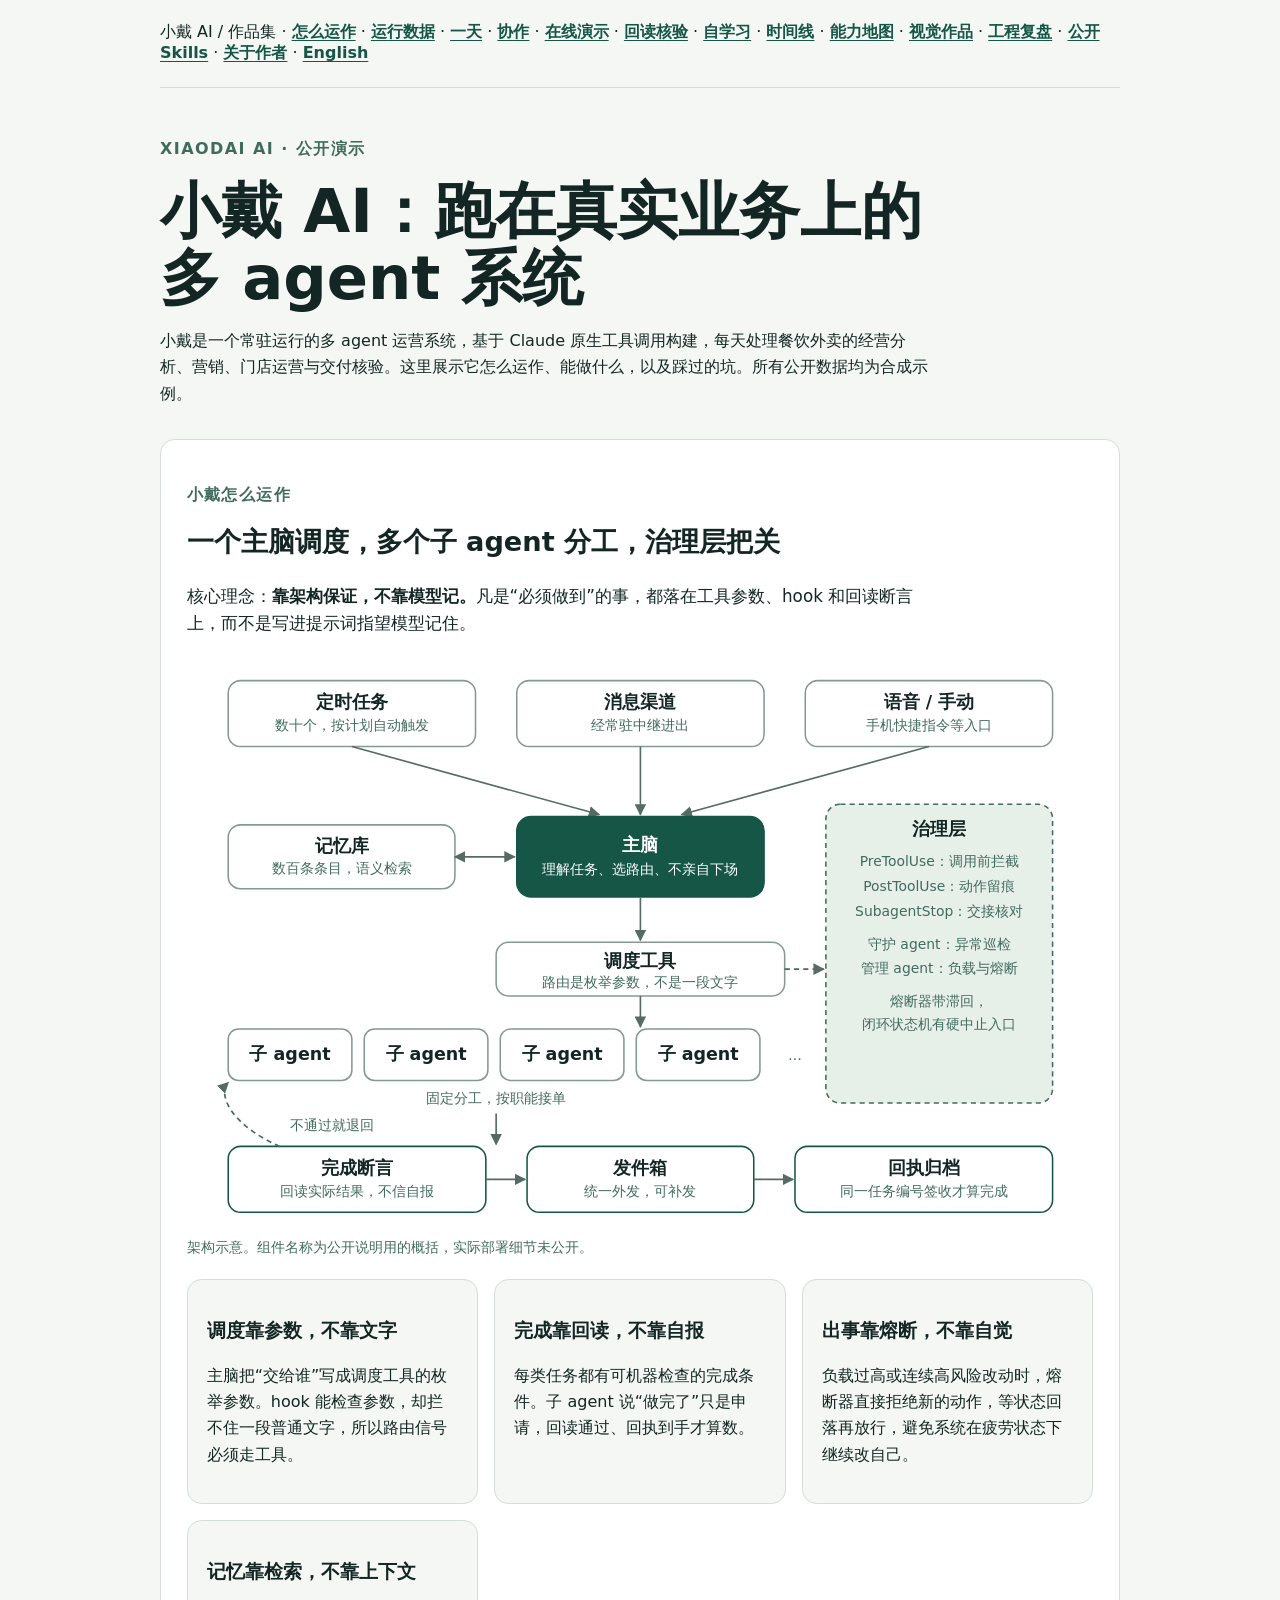
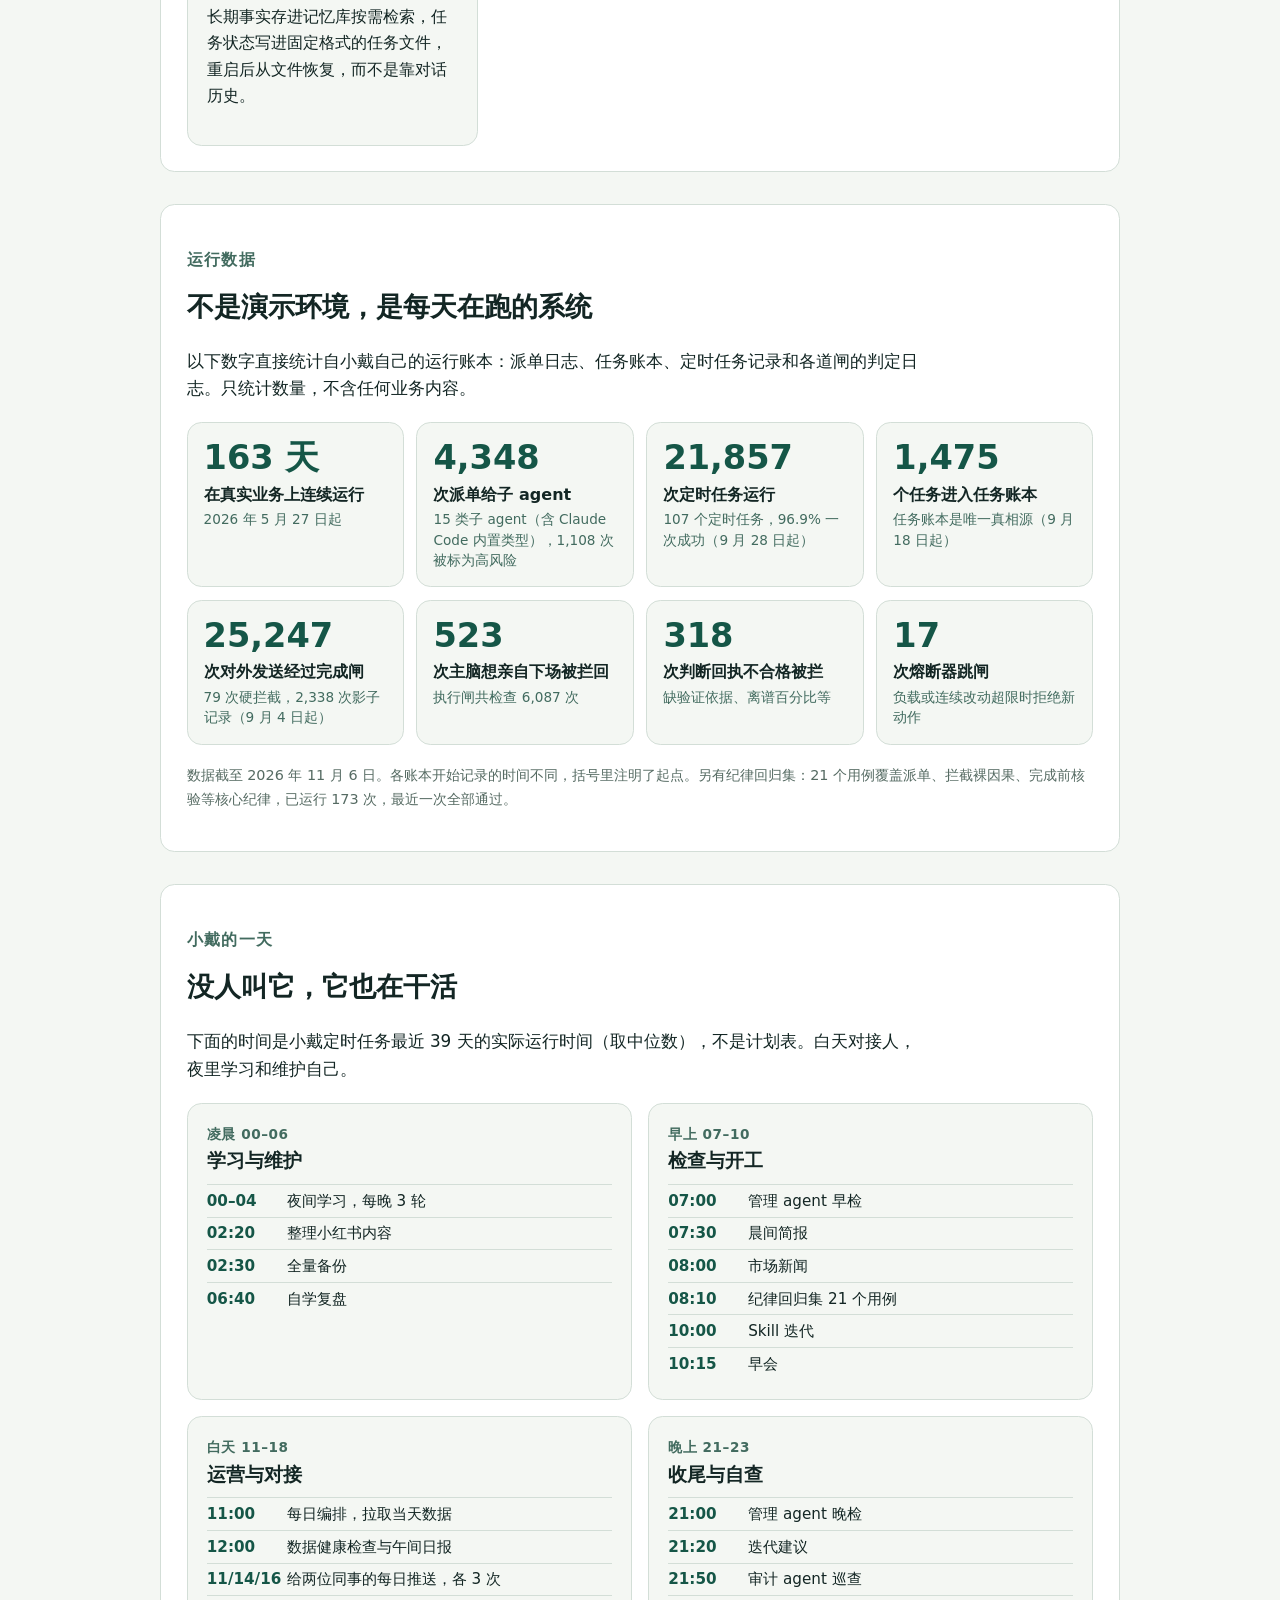
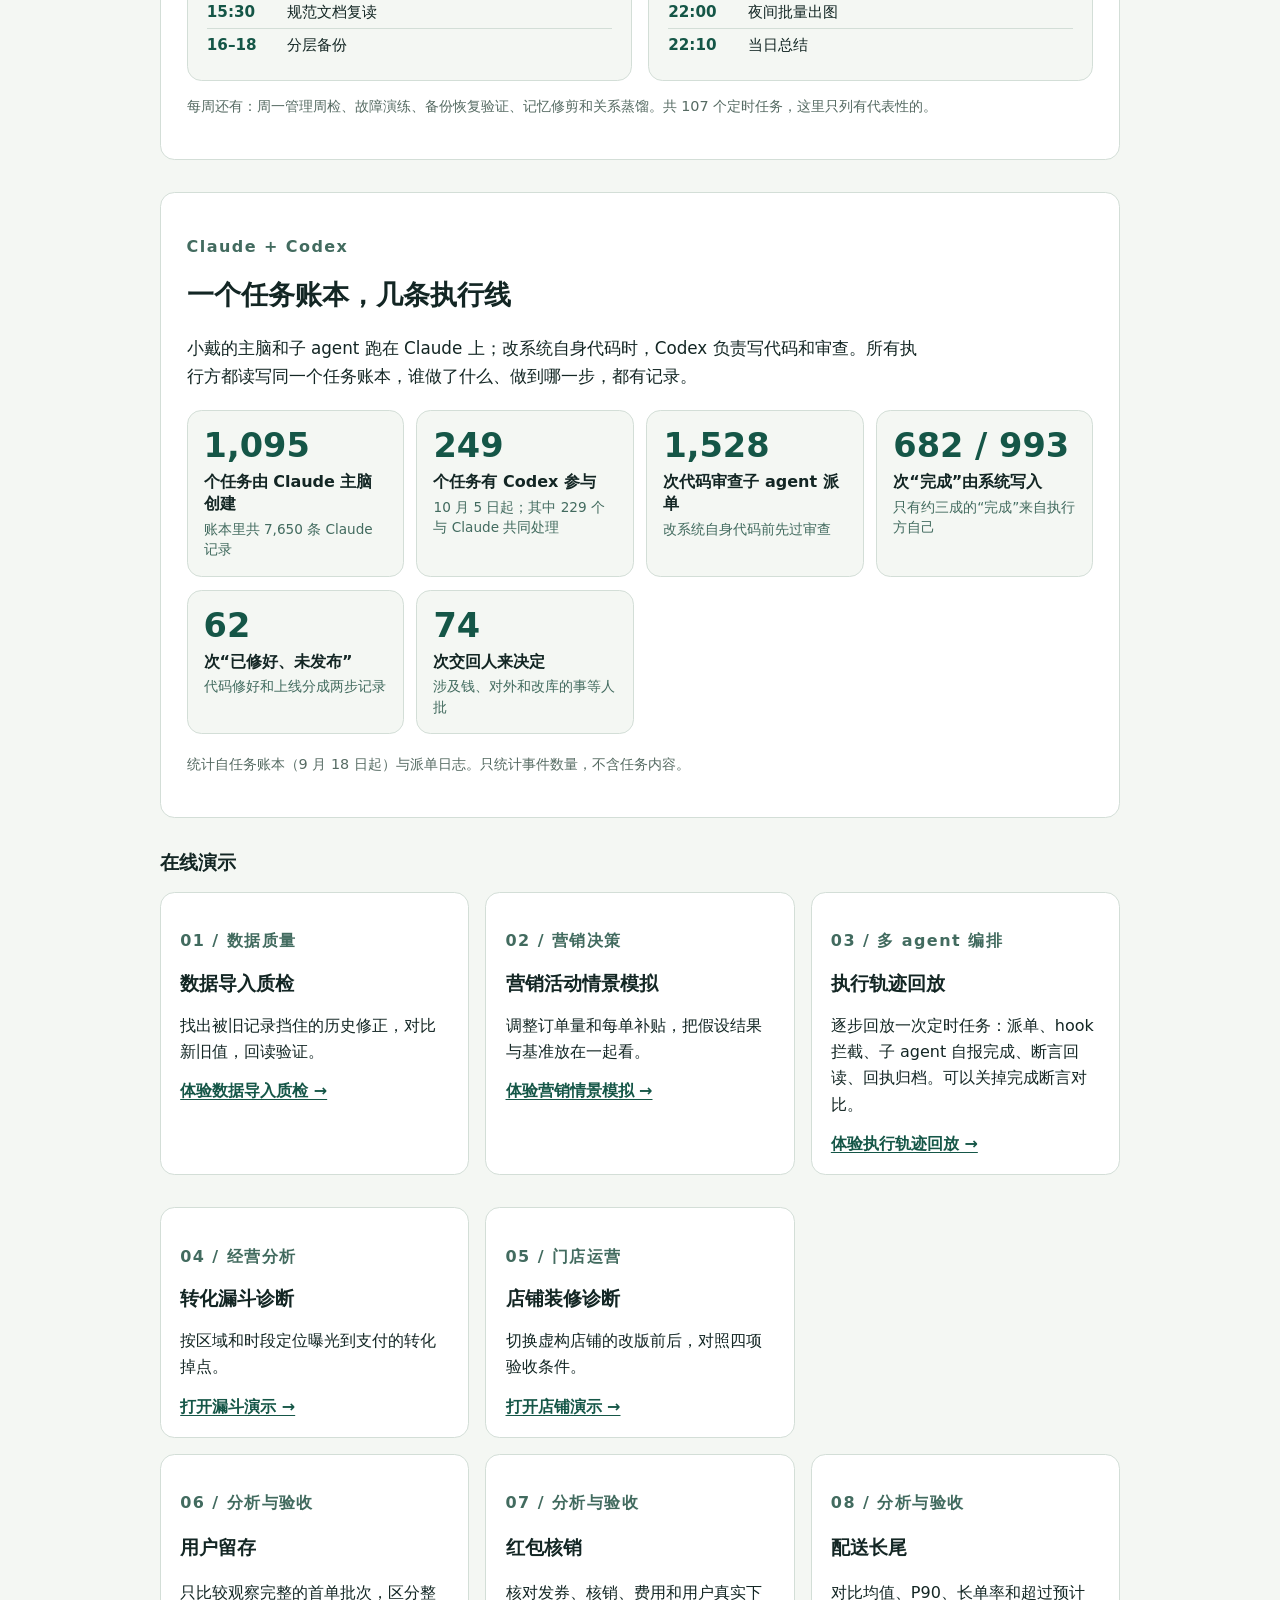
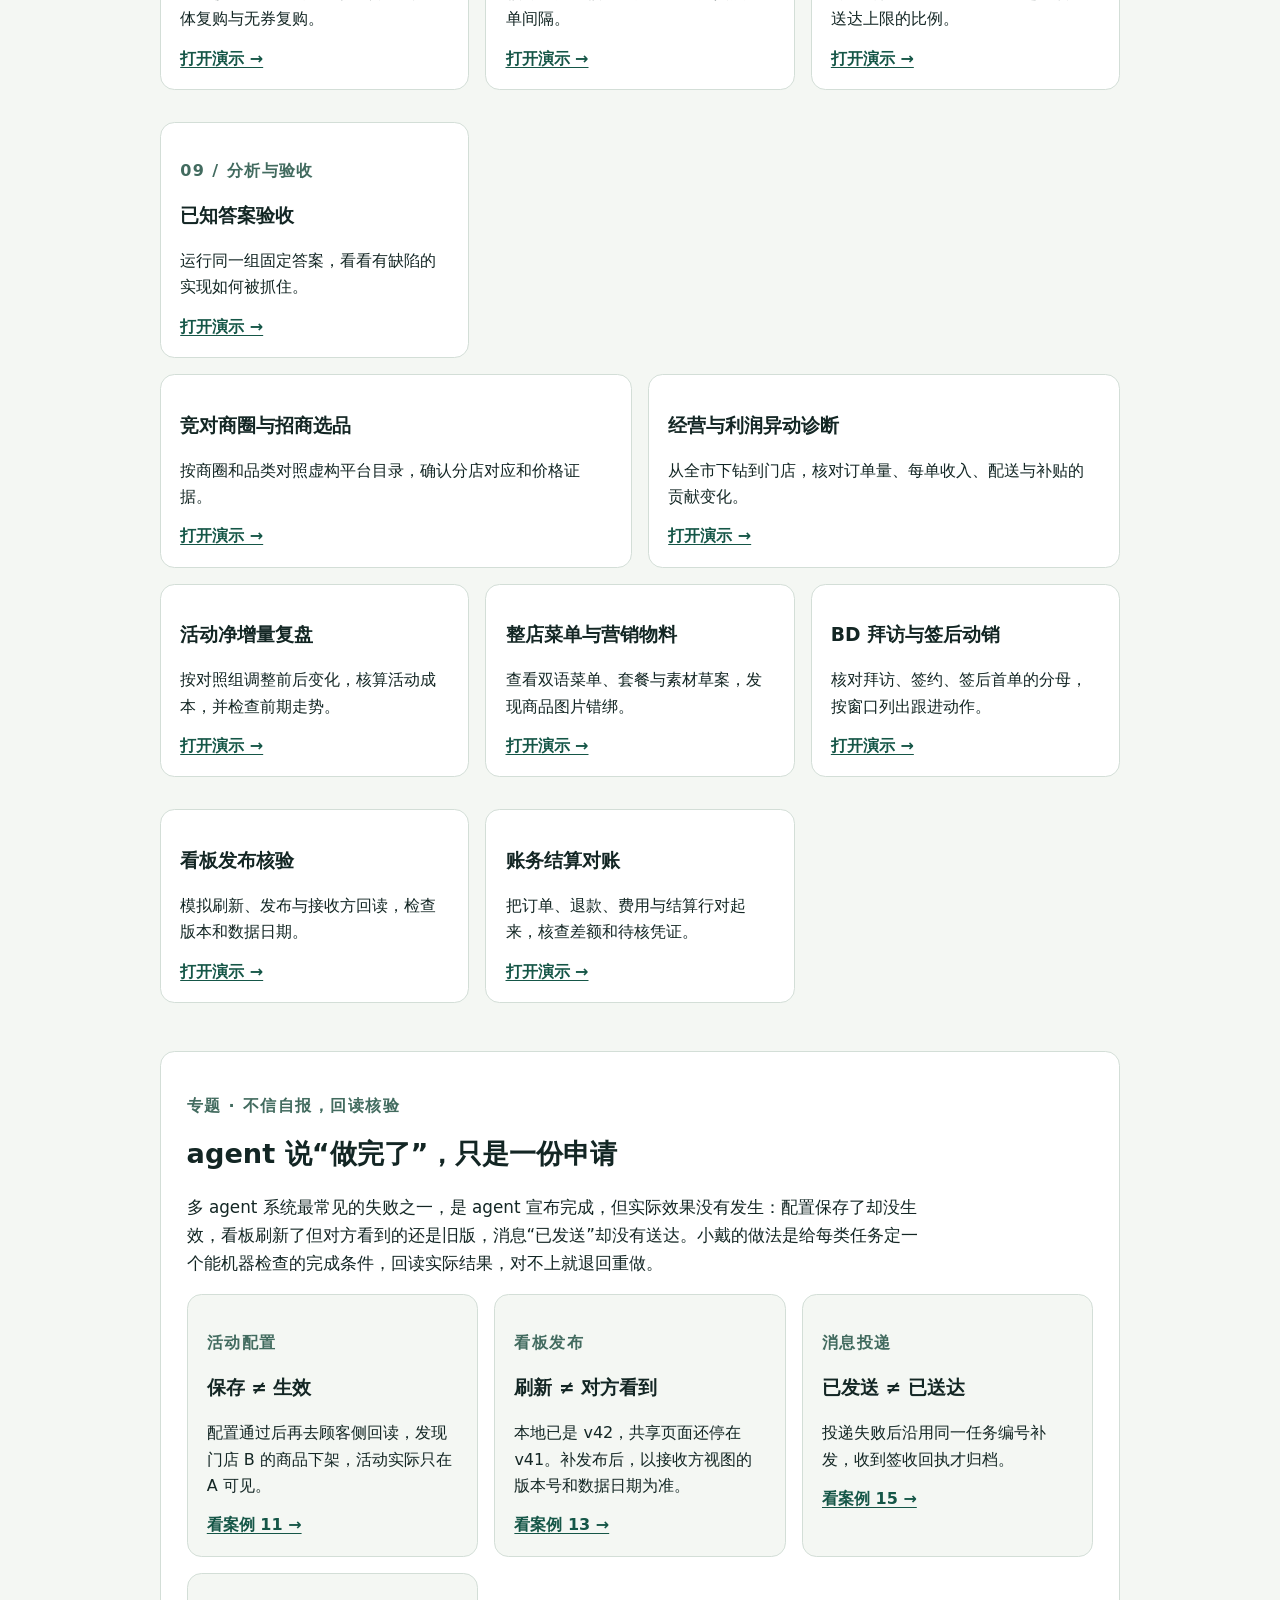
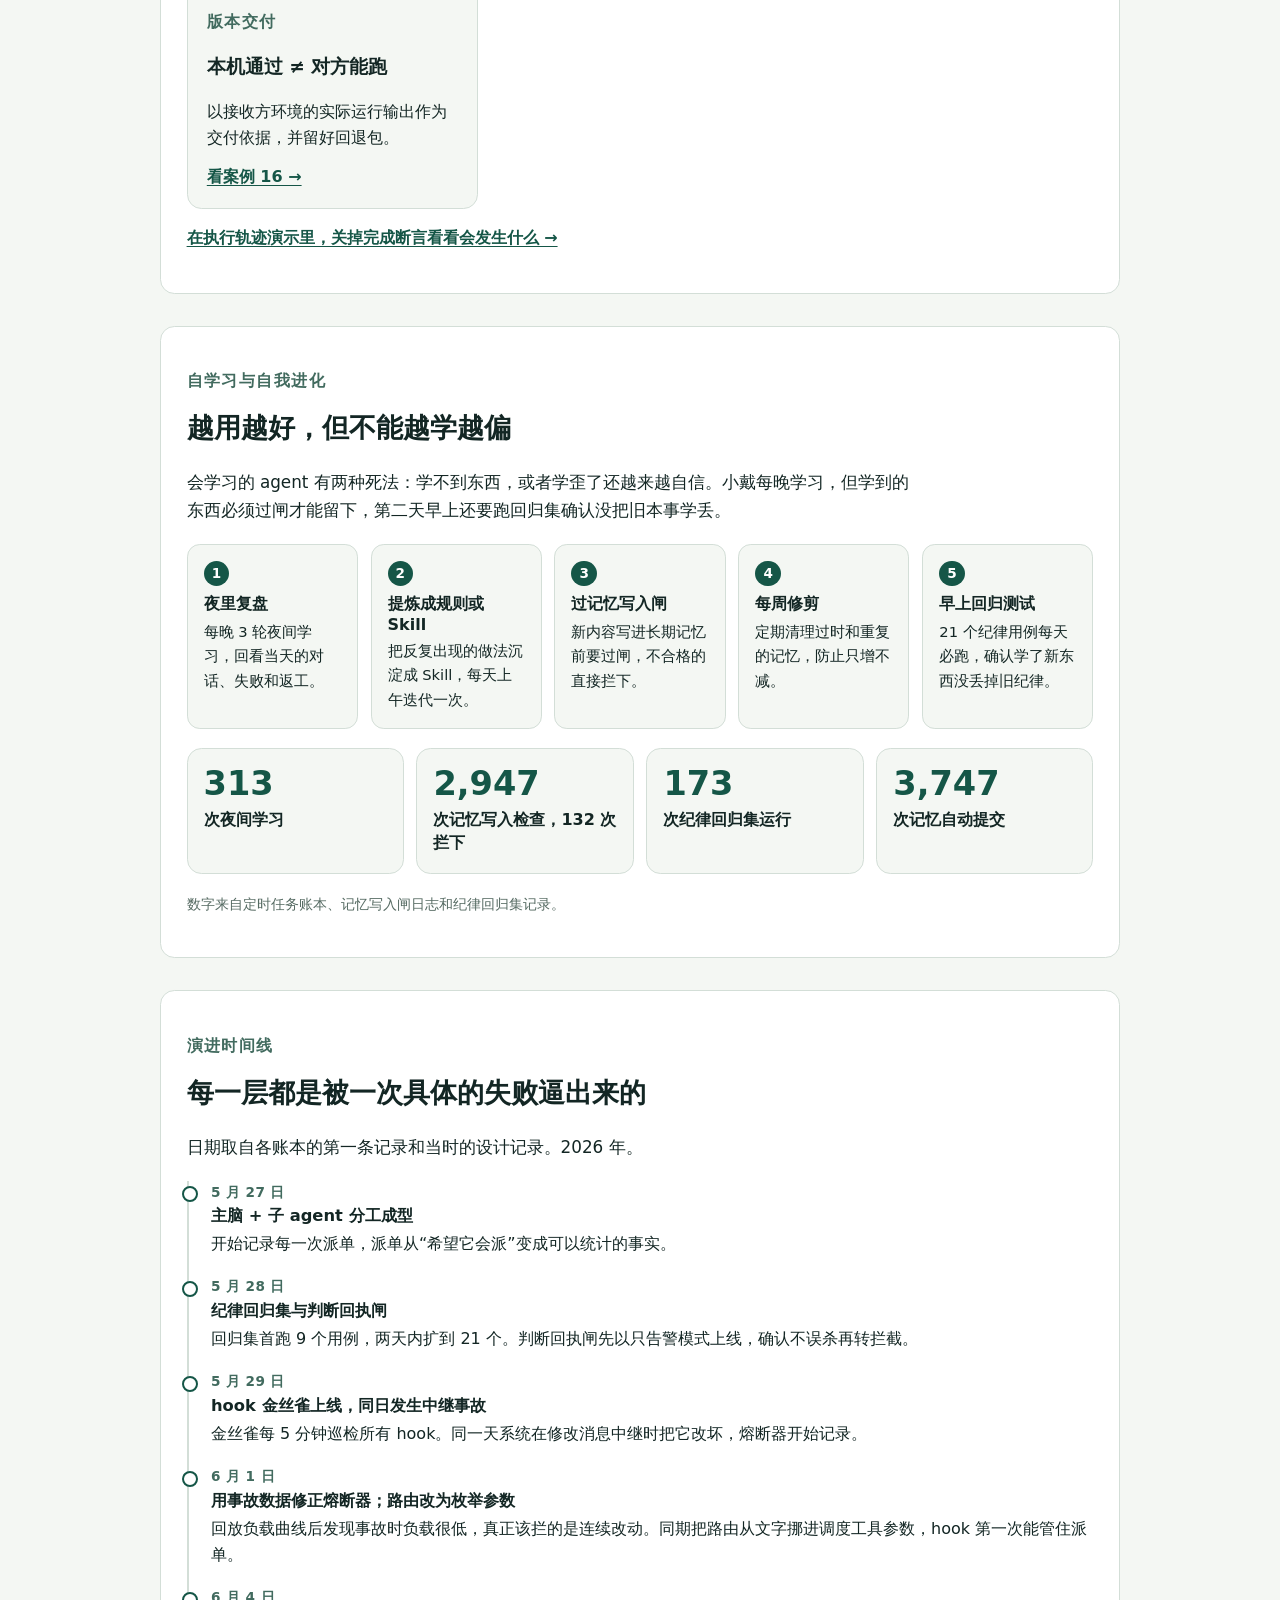
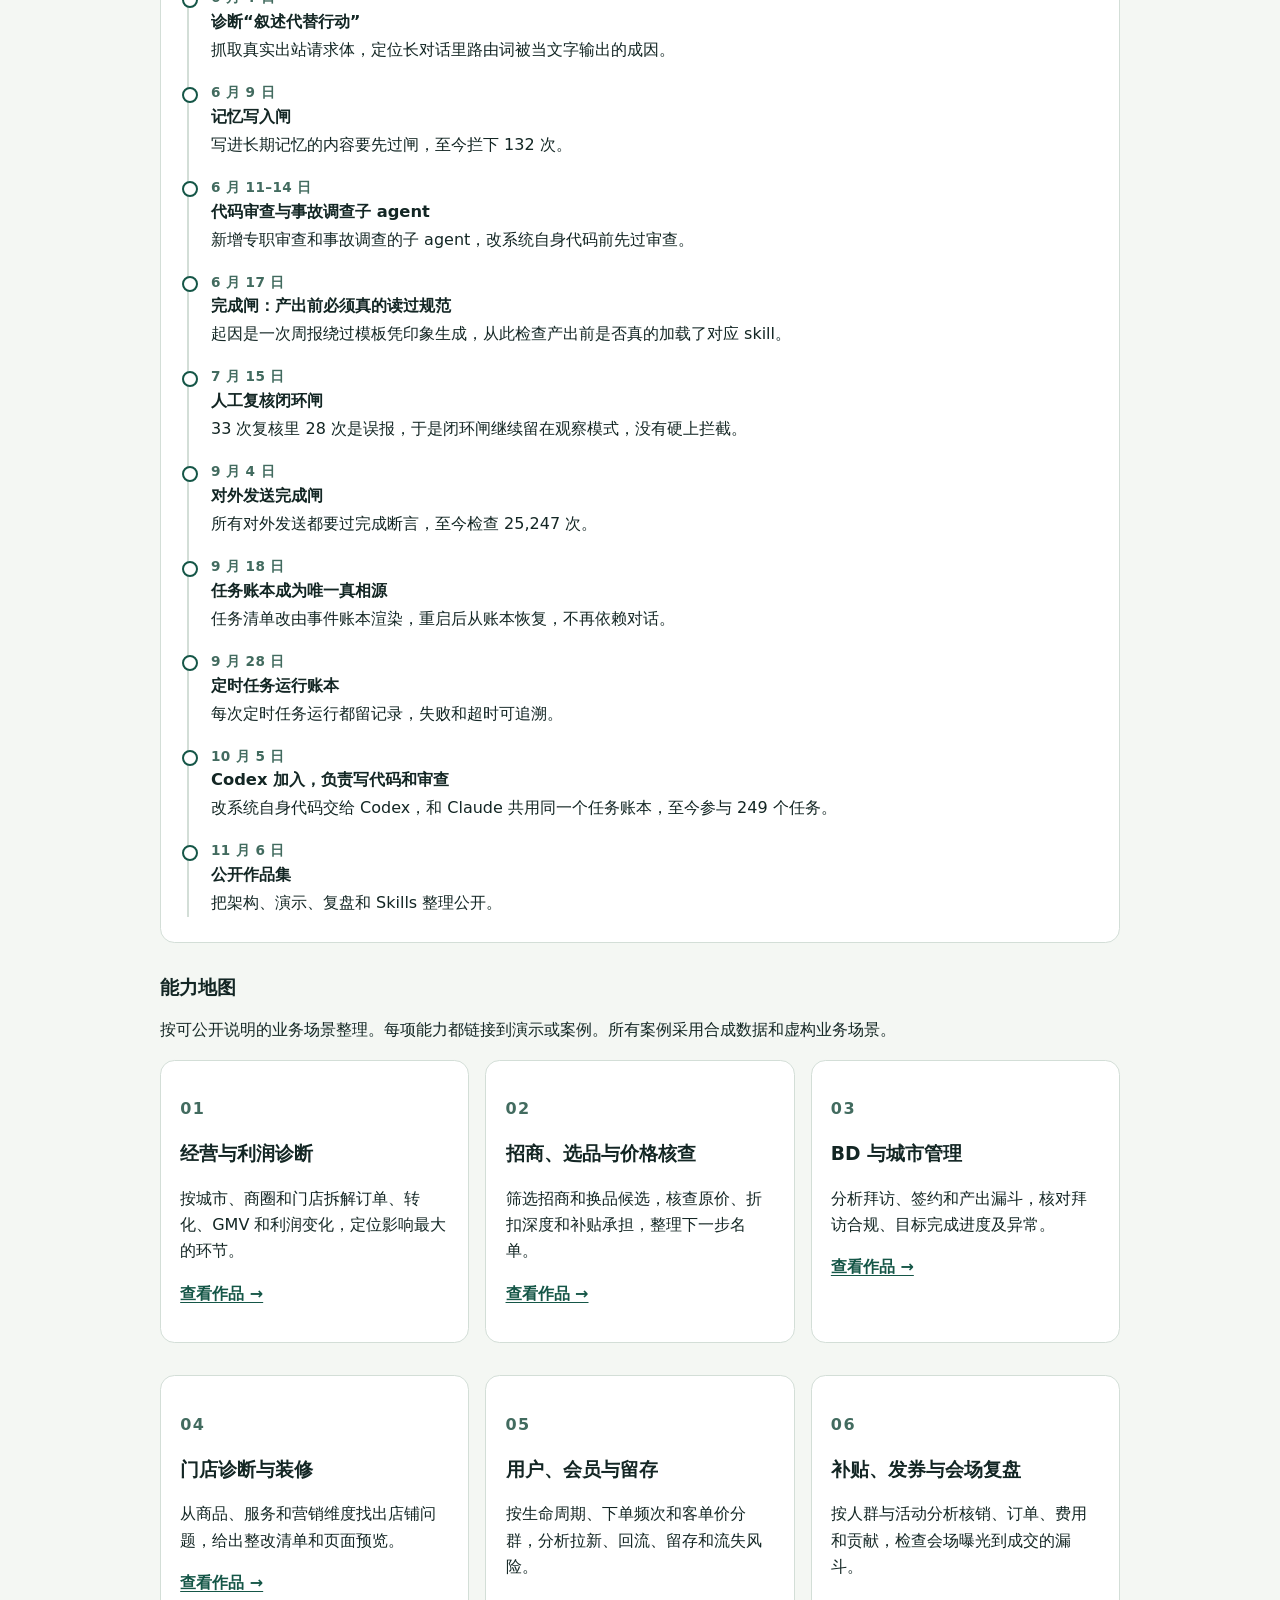
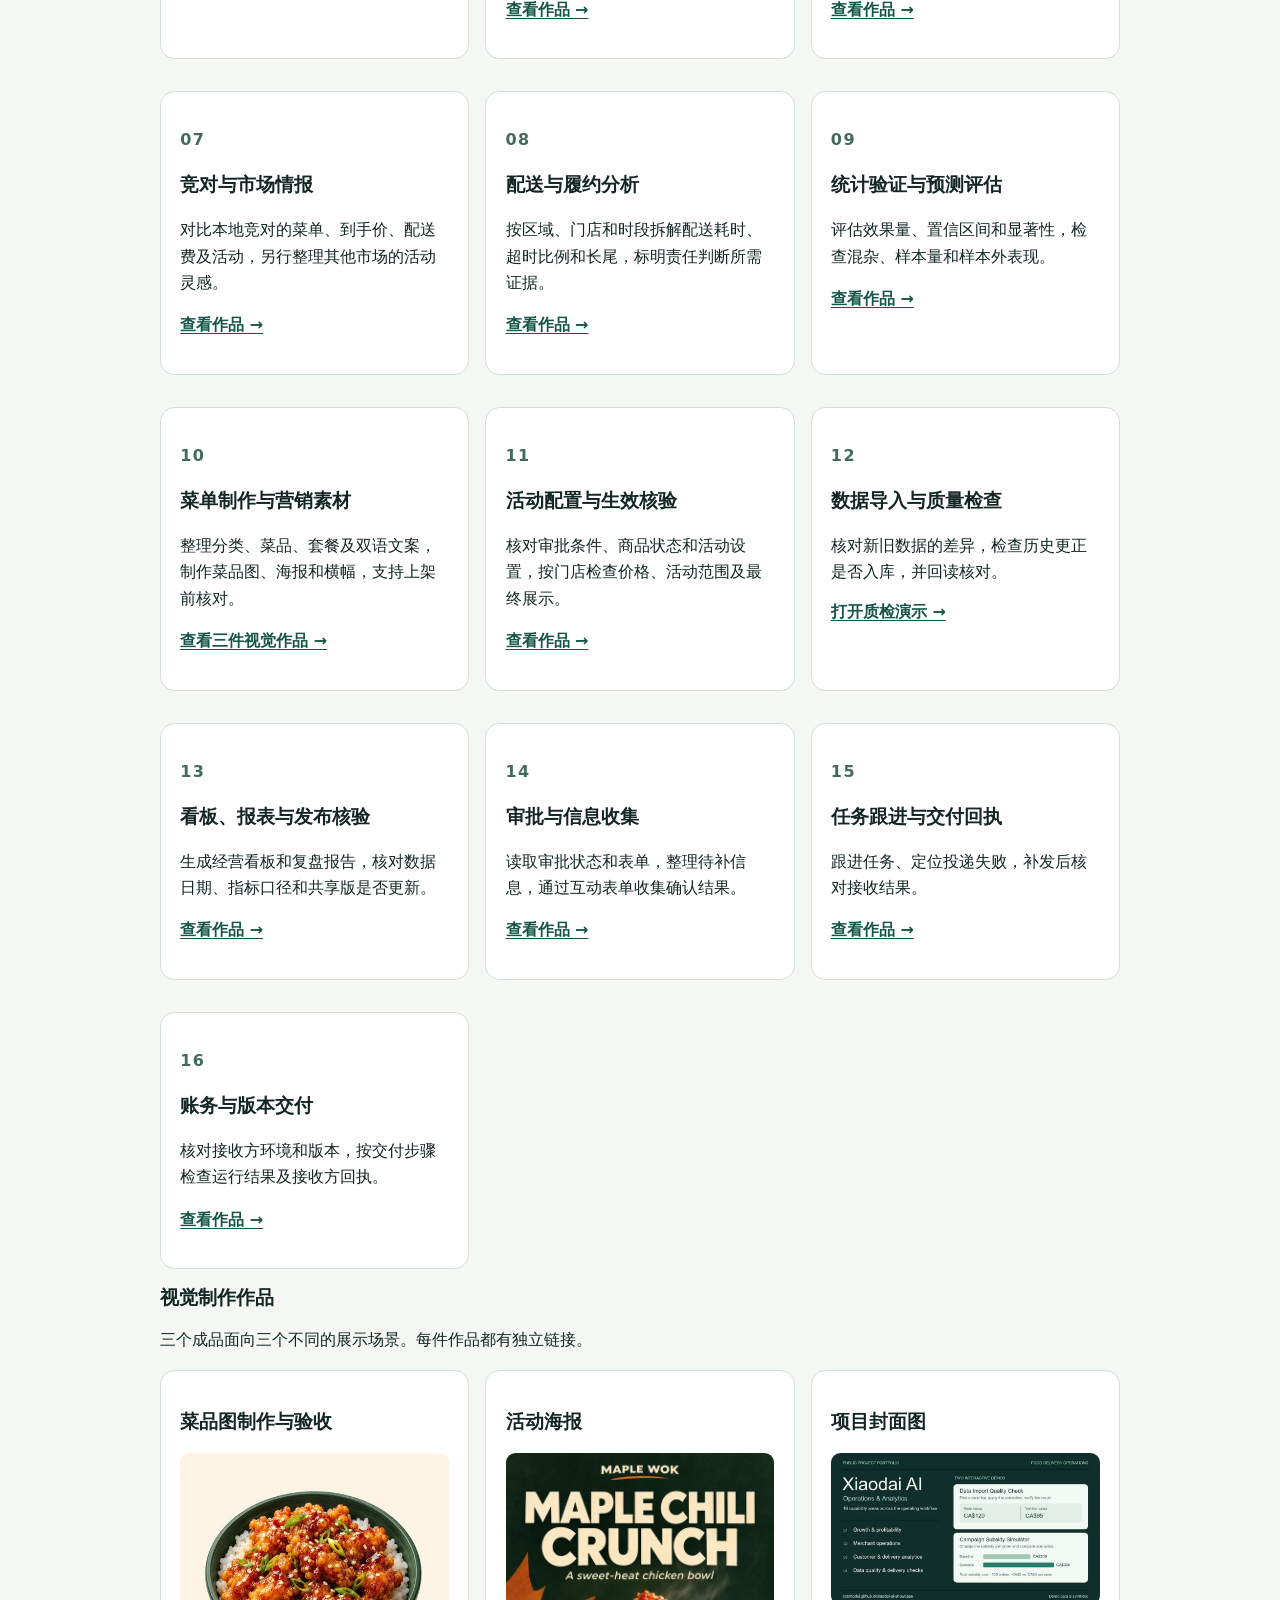
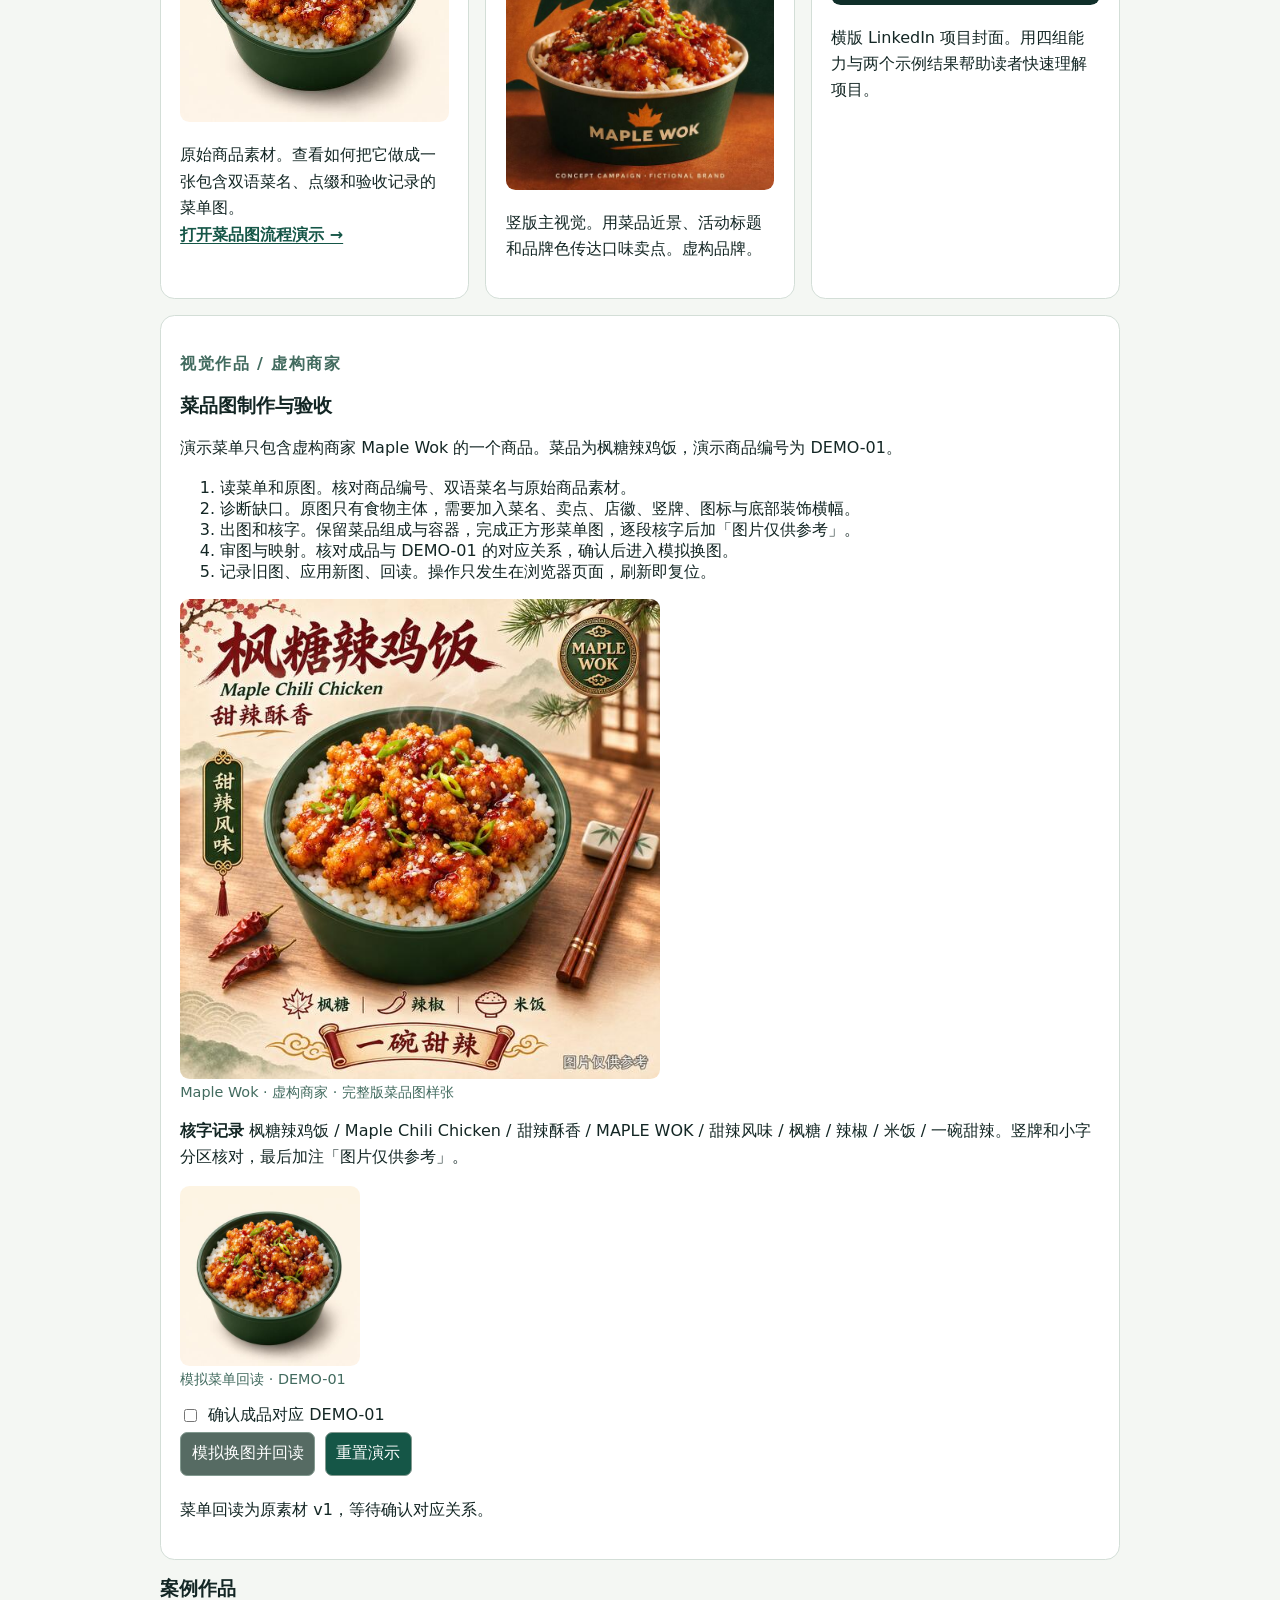
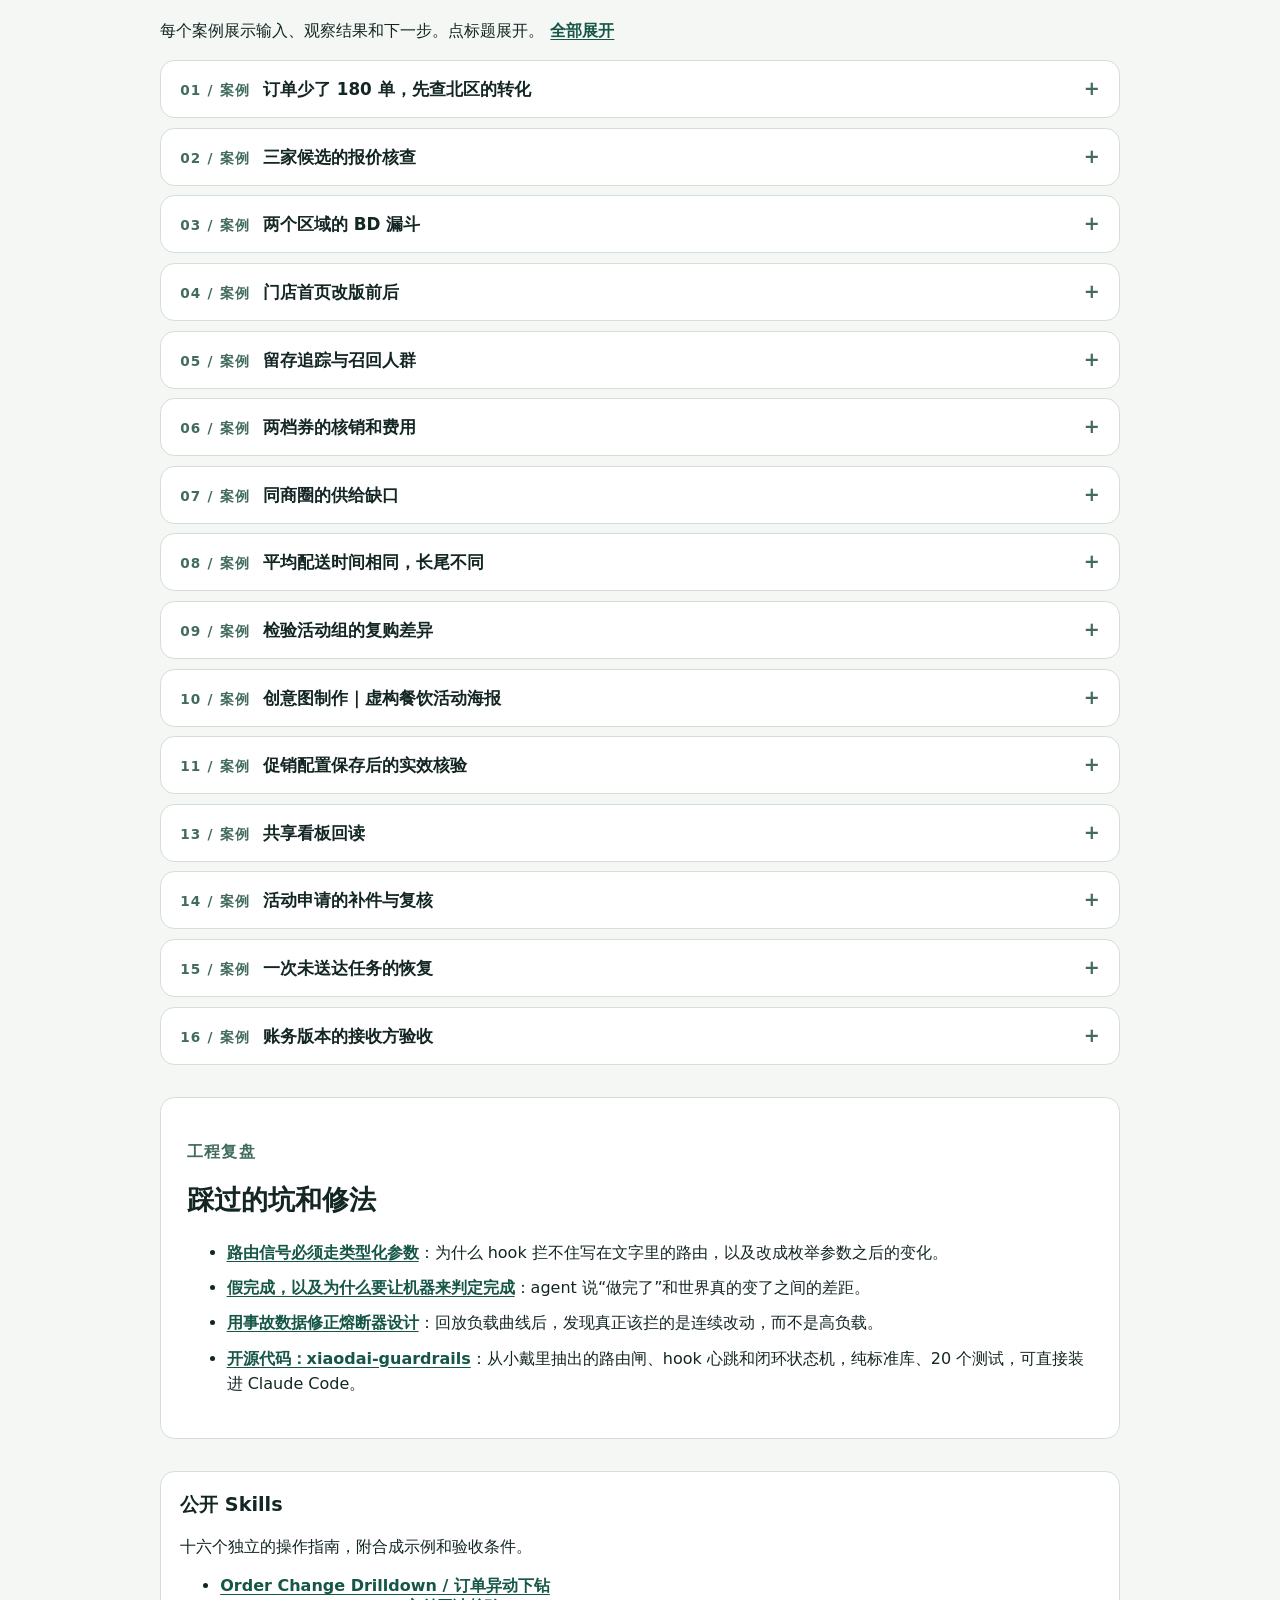
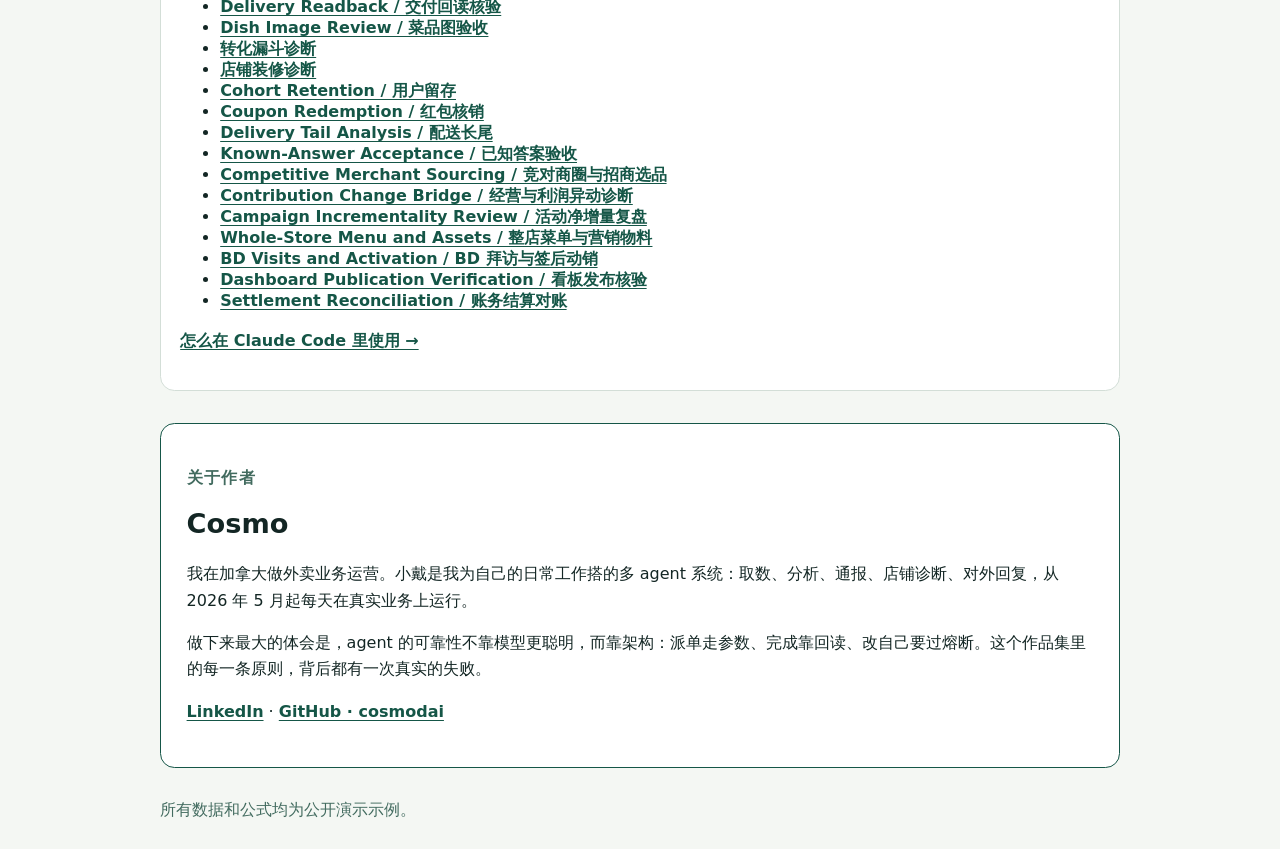
<file: index.html>
<!doctype html>
<html lang="zh-Hans">
<head>
<meta charset="utf-8">
<meta name="viewport" content="width=device-width, initial-scale=1">
<title>小戴 AI · 公开作品集</title>
<meta name="description" content="小戴是一个跑在真实外卖业务上的多 agent 运营系统：主脑调度、子 agent 分工、hook 治理、回读核验。含架构、交互演示、案例与工程复盘。Multi-agent ops system portfolio.">
<meta property="og:type" content="website">
<meta property="og:site_name" content="小戴 AI · Xiaodai AI">
<meta property="og:title" content="小戴 AI · 多 agent 运营系统作品集">
<meta property="og:description" content="小戴是一个跑在真实外卖业务上的多 agent 运营系统：主脑调度、子 agent 分工、hook 治理、回读核验。含架构、交互演示、案例与工程复盘。Multi-agent ops system portfolio.">
<meta property="og:url" content="https://cosmodai.github.io/xiaodai-ai-showcase/">
<meta property="og:image" content="https://cosmodai.github.io/xiaodai-ai-showcase/assets/social-card.jpg">
<meta property="og:image:width" content="1200">
<meta property="og:image:height" content="627">
<meta property="og:image:alt" content="Xiaodai AI：跑在真实业务上的多 agent 系统，含运行数据">
<meta name="twitter:card" content="summary_large_image">
<link rel="icon" href="assets/favicon.svg" type="image/svg+xml">
<link rel="stylesheet" href="style.css?v=20261106-6">
</head>
<body>
<nav id="nav-zh">小戴 AI / 作品集 · <a href="#how">怎么运作</a> · <a href="#numbers">运行数据</a> · <a href="#day">一天</a> · <a href="#team">协作</a> · <a href="#demos">在线演示</a> · <a href="#verify">回读核验</a> · <a href="#learning">自学习</a> · <a href="#timeline">时间线</a> · <a href="#capabilities">能力地图</a> · <a href="#creative">视觉作品</a> · <a href="#docs">工程复盘</a> · <a href="#skills">公开 Skills</a> · <a href="#about">关于作者</a> · <a href="?lang=en" lang="en">English</a></nav>
<main id="main-zh">
<header>
<p class="kicker">XIAODAI AI · 公开演示</p>
<h1>小戴 AI：跑在真实业务上的多 agent 系统</h1>
<p>小戴是一个常驻运行的多 agent 运营系统，基于 Claude 原生工具调用构建，每天处理餐饮外卖的经营分析、营销、门店运营与交付核验。这里展示它怎么运作、能做什么，以及踩过的坑。所有公开数据均为合成示例。</p>
</header>
<section id="how" class="feature">
<p class="kicker">小戴怎么运作</p>
<h2>一个主脑调度，多个子 agent 分工，治理层把关</h2>
<p class="lead">核心理念：<strong>靠架构保证，不靠模型记。</strong>凡是“必须做到”的事，都落在工具参数、hook 和回读断言上，而不是写进提示词指望模型记住。</p>
<figure class="arch">
<div class="arch-scroll"><svg viewBox="0 0 880 560" role="img" aria-labelledby="arch-title arch-desc" xmlns="http://www.w3.org/2000/svg">
<title id="arch-title">小戴架构图</title>
<desc id="arch-desc">定时任务、消息渠道和语音入口把任务交给主脑；主脑查询记忆库，通过类型化的调度工具把任务派给子 agent；治理层的 hooks、守护 agent 和管理 agent 检查每一次工具调用；子 agent 的结果经过完成断言回读，再由发件箱投递并等待回执。</desc>
<defs><marker id="ah" viewBox="0 0 10 10" refX="9" refY="5" markerWidth="7" markerHeight="7" orient="auto-start-reverse"><path d="M0,0 L10,5 L0,10 z" class="a-head" fill="#566b63"/></marker></defs>
<g class="a-in">
<rect fill="#fff" stroke="#839a90" stroke-width="1.5" x="40" y="20" width="240" height="64" rx="12"/><text fill="#132624" font-size="17" text-anchor="middle" x="160" y="47">定时任务</text><text fill="#426b5f" font-size="13.5" text-anchor="middle" x="160" y="68" class="s">数十个，按计划自动触发</text>
<rect fill="#fff" stroke="#839a90" stroke-width="1.5" x="320" y="20" width="240" height="64" rx="12"/><text fill="#132624" font-size="17" text-anchor="middle" x="440" y="47">消息渠道</text><text fill="#426b5f" font-size="13.5" text-anchor="middle" x="440" y="68" class="s">经常驻中继进出</text>
<rect fill="#fff" stroke="#839a90" stroke-width="1.5" x="600" y="20" width="240" height="64" rx="12"/><text fill="#132624" font-size="17" text-anchor="middle" x="720" y="47">语音 / 手动</text><text fill="#426b5f" font-size="13.5" text-anchor="middle" x="720" y="68" class="s">手机快捷指令等入口</text>
</g>
<path d="M160,84 L400,150" class="a-line" fill="none" stroke="#566b63" stroke-width="1.6" marker-end="url(#ah)"/><path d="M440,84 L440,150" class="a-line" fill="none" stroke="#566b63" stroke-width="1.6" marker-end="url(#ah)"/><path d="M720,84 L480,150" class="a-line" fill="none" stroke="#566b63" stroke-width="1.6" marker-end="url(#ah)"/>
<g class="a-core"><rect fill="#155647" stroke="#155647" stroke-width="1.5" x="320" y="152" width="240" height="78" rx="14"/><text fill="#fff" font-size="17" text-anchor="middle" x="440" y="185">主脑</text><text fill="#fff" font-size="13.5" text-anchor="middle" x="440" y="208" class="s">理解任务、选路由、不亲自下场</text></g>
<g class="a-side">
<rect fill="#fff" stroke="#839a90" stroke-width="1.5" x="40" y="160" width="220" height="62" rx="12"/><text fill="#132624" font-size="17" text-anchor="middle" x="150" y="186">记忆库</text><text fill="#426b5f" font-size="13.5" text-anchor="middle" x="150" y="207" class="s">数百条条目，语义检索</text>
</g>
<path d="M260,191 L318,191" class="a-line" fill="none" stroke="#566b63" stroke-width="1.6" marker-start="url(#ah)" marker-end="url(#ah)"/>
<g class="a-gov">
<rect fill="#e7efe9" stroke="#426b5f" stroke-width="1.5" stroke-dasharray="5 4" x="620" y="140" width="220" height="290" rx="14"/>
<text fill="#132624" font-size="17" text-anchor="middle" x="730" y="170">治理层</text>
<text fill="#426b5f" font-size="13.5" text-anchor="middle" x="730" y="200" class="s">PreToolUse：调用前拦截</text>
<text fill="#426b5f" font-size="13.5" text-anchor="middle" x="730" y="224" class="s">PostToolUse：动作留痕</text>
<text fill="#426b5f" font-size="13.5" text-anchor="middle" x="730" y="248" class="s">SubagentStop：交接核对</text>
<text fill="#426b5f" font-size="13.5" text-anchor="middle" x="730" y="280" class="s">守护 agent：异常巡检</text>
<text fill="#426b5f" font-size="13.5" text-anchor="middle" x="730" y="304" class="s">管理 agent：负载与熔断</text>
<text fill="#426b5f" font-size="13.5" text-anchor="middle" x="730" y="336" class="s">熔断器带滞回，</text>
<text fill="#426b5f" font-size="13.5" text-anchor="middle" x="730" y="358" class="s">闭环状态机有硬中止入口</text>
</g>
<path d="M440,230 L440,272" class="a-line" fill="none" stroke="#566b63" stroke-width="1.6" marker-end="url(#ah)"/>
<g class="a-tool"><rect fill="#fff" stroke="#839a90" stroke-width="1.5" x="300" y="274" width="280" height="52" rx="12"/><text fill="#132624" font-size="17" text-anchor="middle" x="440" y="298">调度工具</text><text fill="#426b5f" font-size="13.5" text-anchor="middle" x="440" y="317" class="s">路由是枚举参数，不是一段文字</text></g>
<path d="M580,300 L618,300" class="a-dash" fill="none" stroke="#426b5f" stroke-width="1.6" stroke-dasharray="5 4" marker-end="url(#ah)"/>
<path d="M440,326 L440,356" class="a-line" fill="none" stroke="#566b63" stroke-width="1.6" marker-end="url(#ah)"/>
<g class="a-sub">
<rect fill="#fff" stroke="#839a90" stroke-width="1.5" x="40" y="358" width="120" height="50" rx="10"/><text fill="#132624" font-size="17" text-anchor="middle" x="100" y="388">子 agent</text>
<rect fill="#fff" stroke="#839a90" stroke-width="1.5" x="172" y="358" width="120" height="50" rx="10"/><text fill="#132624" font-size="17" text-anchor="middle" x="232" y="388">子 agent</text>
<rect fill="#fff" stroke="#839a90" stroke-width="1.5" x="304" y="358" width="120" height="50" rx="10"/><text fill="#132624" font-size="17" text-anchor="middle" x="364" y="388">子 agent</text>
<rect fill="#fff" stroke="#839a90" stroke-width="1.5" x="436" y="358" width="120" height="50" rx="10"/><text fill="#132624" font-size="17" text-anchor="middle" x="496" y="388">子 agent</text>
<text fill="#426b5f" font-size="13.5" text-anchor="middle" x="590" y="388" class="s">…</text>
</g>
<text x="300" y="430" class="s">固定分工，按职能接单</text>
<path d="M300,440 L300,470" class="a-line" fill="none" stroke="#566b63" stroke-width="1.6" marker-end="url(#ah)"/>
<g class="a-check">
<rect fill="#fff" stroke="#155647" stroke-width="1.5" x="40" y="472" width="250" height="64" rx="12"/><text fill="#132624" font-size="17" text-anchor="middle" x="165" y="499">完成断言</text><text fill="#426b5f" font-size="13.5" text-anchor="middle" x="165" y="520" class="s">回读实际结果，不信自报</text>
<rect fill="#fff" stroke="#155647" stroke-width="1.5" x="330" y="472" width="220" height="64" rx="12"/><text fill="#132624" font-size="17" text-anchor="middle" x="440" y="499">发件箱</text><text fill="#426b5f" font-size="13.5" text-anchor="middle" x="440" y="520" class="s">统一外发，可补发</text>
<rect fill="#fff" stroke="#155647" stroke-width="1.5" x="590" y="472" width="250" height="64" rx="12"/><text fill="#132624" font-size="17" text-anchor="middle" x="715" y="499">回执归档</text><text fill="#426b5f" font-size="13.5" text-anchor="middle" x="715" y="520" class="s">同一任务编号签收才算完成</text>
</g>
<path d="M290,504 L328,504" class="a-line" fill="none" stroke="#566b63" stroke-width="1.6" marker-end="url(#ah)"/><path d="M550,504 L588,504" class="a-line" fill="none" stroke="#566b63" stroke-width="1.6" marker-end="url(#ah)"/>
<path d="M90,472 C40,450 30,420 40,410" class="a-dash" fill="none" stroke="#426b5f" stroke-width="1.6" stroke-dasharray="5 4" marker-end="url(#ah)"/>
<text x="100" y="456" class="s l">不通过就退回</text>
</svg></div>
<figcaption>架构示意。组件名称为公开说明用的概括，实际部署细节未公开。</figcaption>
</figure>
<div class="grid">
<article><h3>调度靠参数，不靠文字</h3><p>主脑把“交给谁”写成调度工具的枚举参数。hook 能检查参数，却拦不住一段普通文字，所以路由信号必须走工具。</p></article>
<article><h3>完成靠回读，不靠自报</h3><p>每类任务都有可机器检查的完成条件。子 agent 说“做完了”只是申请，回读通过、回执到手才算数。</p></article>
<article><h3>出事靠熔断，不靠自觉</h3><p>负载过高或连续高风险改动时，熔断器直接拒绝新的动作，等状态回落再放行，避免系统在疲劳状态下继续改自己。</p></article>
<article><h3>记忆靠检索，不靠上下文</h3><p>长期事实存进记忆库按需检索，任务状态写进固定格式的任务文件，重启后从文件恢复，而不是靠对话历史。</p></article>
</div>
</section>
<section id="numbers" class="feature">
<p class="kicker">运行数据</p>
<h2>不是演示环境，是每天在跑的系统</h2>
<p class="lead">以下数字直接统计自小戴自己的运行账本：派单日志、任务账本、定时任务记录和各道闸的判定日志。只统计数量，不含任何业务内容。</p>
<div class="stats"><article class="stat"><p class="stat-num">163 天</p><p class="stat-label">在真实业务上连续运行</p><p class="stat-sub">2026 年 5 月 27 日起</p></article><article class="stat"><p class="stat-num">4,348</p><p class="stat-label">次派单给子 agent</p><p class="stat-sub">15 类子 agent（含 Claude Code 内置类型），1,108 次被标为高风险</p></article><article class="stat"><p class="stat-num">21,857</p><p class="stat-label">次定时任务运行</p><p class="stat-sub">107 个定时任务，96.9% 一次成功（9 月 28 日起）</p></article><article class="stat"><p class="stat-num">1,475</p><p class="stat-label">个任务进入任务账本</p><p class="stat-sub">任务账本是唯一真相源（9 月 18 日起）</p></article><article class="stat"><p class="stat-num">25,247</p><p class="stat-label">次对外发送经过完成闸</p><p class="stat-sub">79 次硬拦截，2,338 次影子记录（9 月 4 日起）</p></article><article class="stat"><p class="stat-num">523</p><p class="stat-label">次主脑想亲自下场被拦回</p><p class="stat-sub">执行闸共检查 6,087 次</p></article><article class="stat"><p class="stat-num">318</p><p class="stat-label">次判断回执不合格被拦</p><p class="stat-sub">缺验证依据、离谱百分比等</p></article><article class="stat"><p class="stat-num">17</p><p class="stat-label">次熔断器跳闸</p><p class="stat-sub">负载或连续改动超限时拒绝新动作</p></article></div>
<p class="muted small">数据截至 2026 年 11 月 6 日。各账本开始记录的时间不同，括号里注明了起点。另有纪律回归集：21 个用例覆盖派单、拦截裸因果、完成前核验等核心纪律，已运行 173 次，最近一次全部通过。</p>
</section>
<section id="day" class="feature"><p class="kicker">小戴的一天</p><h2>没人叫它，它也在干活</h2><p class="lead">下面的时间是小戴定时任务最近 39 天的实际运行时间（取中位数），不是计划表。白天对接人，夜里学习和维护自己。</p><div class="grid day"><article class="slot"><p class="slot-time">凌晨 00–06</p><h3>学习与维护</h3><ul><li><span class="clock">00–04</span>夜间学习，每晚 3 轮</li><li><span class="clock">02:20</span>整理小红书内容</li><li><span class="clock">02:30</span>全量备份</li><li><span class="clock">06:40</span>自学复盘</li></ul></article><article class="slot"><p class="slot-time">早上 07–10</p><h3>检查与开工</h3><ul><li><span class="clock">07:00</span>管理 agent 早检</li><li><span class="clock">07:30</span>晨间简报</li><li><span class="clock">08:00</span>市场新闻</li><li><span class="clock">08:10</span>纪律回归集 21 个用例</li><li><span class="clock">10:00</span>Skill 迭代</li><li><span class="clock">10:15</span>早会</li></ul></article><article class="slot"><p class="slot-time">白天 11–18</p><h3>运营与对接</h3><ul><li><span class="clock">11:00</span>每日编排，拉取当天数据</li><li><span class="clock">12:00</span>数据健康检查与午间日报</li><li><span class="clock">11/14/16</span>给两位同事的每日推送，各 3 次</li><li><span class="clock">15:30</span>规范文档复读</li><li><span class="clock">16–18</span>分层备份</li></ul></article><article class="slot"><p class="slot-time">晚上 21–23</p><h3>收尾与自查</h3><ul><li><span class="clock">21:00</span>管理 agent 晚检</li><li><span class="clock">21:20</span>迭代建议</li><li><span class="clock">21:50</span>审计 agent 巡查</li><li><span class="clock">22:00</span>夜间批量出图</li><li><span class="clock">22:10</span>当日总结</li></ul></article></div><p class="muted small">每周还有：周一管理周检、故障演练、备份恢复验证、记忆修剪和关系蒸馏。共 107 个定时任务，这里只列有代表性的。</p></section>
<section id="team" class="feature"><p class="kicker">Claude + Codex</p><h2>一个任务账本，几条执行线</h2><p class="lead">小戴的主脑和子 agent 跑在 Claude 上；改系统自身代码时，Codex 负责写代码和审查。所有执行方都读写同一个任务账本，谁做了什么、做到哪一步，都有记录。</p><div class="stats"><article class="stat"><p class="stat-num">1,095</p><p class="stat-label">个任务由 Claude 主脑创建</p><p class="stat-sub">账本里共 7,650 条 Claude 记录</p></article><article class="stat"><p class="stat-num">249</p><p class="stat-label">个任务有 Codex 参与</p><p class="stat-sub">10 月 5 日起；其中 229 个与 Claude 共同处理</p></article><article class="stat"><p class="stat-num">1,528</p><p class="stat-label">次代码审查子 agent 派单</p><p class="stat-sub">改系统自身代码前先过审查</p></article><article class="stat"><p class="stat-num">682 / 993</p><p class="stat-label">次“完成”由系统写入</p><p class="stat-sub">只有约三成的“完成”来自执行方自己</p></article><article class="stat"><p class="stat-num">62</p><p class="stat-label">次“已修好、未发布”</p><p class="stat-sub">代码修好和上线分成两步记录</p></article><article class="stat"><p class="stat-num">74</p><p class="stat-label">次交回人来决定</p><p class="stat-sub">涉及钱、对外和改库的事等人批</p></article></div><p class="muted small">统计自任务账本（9 月 18 日起）与派单日志。只统计事件数量，不含任务内容。</p></section>
<h2 id="demos">在线演示</h2>
<div class="grid">
<article>
<p class="kicker">01 / 数据质量</p>
<h2>数据导入质检</h2>
<p>找出被旧记录挡住的历史修正，对比新旧值，回读验证。</p>
<a href="import.html">体验数据导入质检 →</a>
</article>
<article>
<p class="kicker">02 / 营销决策</p>
<h2>营销活动情景模拟</h2>
<p>调整订单量和每单补贴，把假设结果与基准放在一起看。</p>
<a href="campaign.html">体验营销情景模拟 →</a>
</article>
<article>
<p class="kicker">03 / 多 agent 编排</p>
<h2>执行轨迹回放</h2>
<p>逐步回放一次定时任务：派单、hook 拦截、子 agent 自报完成、断言回读、回执归档。可以关掉完成断言对比。</p>
<a href="trace.html">体验执行轨迹回放 →</a>
</article>
<article>
<p class="kicker">04 / 经营分析</p>
<h2>转化漏斗诊断</h2>
<p>按区域和时段定位曝光到支付的转化掉点。</p>
<a href="funnel.html">打开漏斗演示 →</a>
</article>
<article>
<p class="kicker">05 / 门店运营</p>
<h2>店铺装修诊断</h2>
<p>切换虚构店铺的改版前后，对照四项验收条件。</p>
<a href="storefront.html">打开店铺演示 →</a>
</article>
</div>
<div class="grid"><article><p class="kicker">06 / 分析与验收</p><h3>用户留存</h3><p>只比较观察完整的首单批次，区分整体复购与无券复购。</p><a href="lab.html?demo=retention">打开演示 →</a></article><article><p class="kicker">07 / 分析与验收</p><h3>红包核销</h3><p>核对发券、核销、费用和用户真实下单间隔。</p><a href="lab.html?demo=coupon">打开演示 →</a></article><article><p class="kicker">08 / 分析与验收</p><h3>配送长尾</h3><p>对比均值、P90、长单率和超过预计送达上限的比例。</p><a href="lab.html?demo=delivery">打开演示 →</a></article><article><p class="kicker">09 / 分析与验收</p><h3>已知答案验收</h3><p>运行同一组固定答案，看看有缺陷的实现如何被抓住。</p><a href="lab.html?demo=checks">打开演示 →</a></article></div>
<div class="grid"><article><h3>竞对商圈与招商选品</h3><p>按商圈和品类对照虚构平台目录，确认分店对应和价格证据。</p><a href="lab.html?demo=sourcing">打开演示 →</a></article><article><h3>经营与利润异动诊断</h3><p>从全市下钻到门店，核对订单量、每单收入、配送与补贴的贡献变化。</p><a href="lab.html?demo=contribution">打开演示 →</a></article></div>
<div class="grid"><article><h3>活动净增量复盘</h3><p>按对照组调整前后变化，核算活动成本，并检查前期走势。</p><a href="lab.html?demo=incrementality">打开演示 →</a></article><article><h3>整店菜单与营销物料</h3><p>查看双语菜单、套餐与素材草案，发现商品图片错绑。</p><a href="lab.html?demo=menuPack">打开演示 →</a></article><article><h3>BD 拜访与签后动销</h3><p>核对拜访、签约、签后首单的分母，按窗口列出跟进动作。</p><a href="lab.html?demo=bdFunnel">打开演示 →</a></article><article><h3>看板发布核验</h3><p>模拟刷新、发布与接收方回读，检查版本和数据日期。</p><a href="lab.html?demo=dashboard">打开演示 →</a></article><article><h3>账务结算对账</h3><p>把订单、退款、费用与结算行对起来，核查差额和待核凭证。</p><a href="lab.html?demo=reconcile">打开演示 →</a></article></div>
<section id="verify" class="feature">
<p class="kicker">专题 · 不信自报，回读核验</p>
<h2>agent 说“做完了”，只是一份申请</h2>
<p class="lead">多 agent 系统最常见的失败之一，是 agent 宣布完成，但实际效果没有发生：配置保存了却没生效，看板刷新了但对方看到的还是旧版，消息“已发送”却没有送达。小戴的做法是给每类任务定一个能机器检查的完成条件，回读实际结果，对不上就退回重做。</p>
<div class="grid">
<article><p class="kicker">活动配置</p><h3>保存 ≠ 生效</h3><p>配置通过后再去顾客侧回读，发现门店 B 的商品下架，活动实际只在 A 可见。</p><a href="#case-11">看案例 11 →</a></article>
<article><p class="kicker">看板发布</p><h3>刷新 ≠ 对方看到</h3><p>本地已是 v42，共享页面还停在 v41。补发布后，以接收方视图的版本号和数据日期为准。</p><a href="#case-13">看案例 13 →</a></article>
<article><p class="kicker">消息投递</p><h3>已发送 ≠ 已送达</h3><p>投递失败后沿用同一任务编号补发，收到签收回执才归档。</p><a href="#case-15">看案例 15 →</a></article>
<article><p class="kicker">版本交付</p><h3>本机通过 ≠ 对方能跑</h3><p>以接收方环境的实际运行输出作为交付依据，并留好回退包。</p><a href="#case-16">看案例 16 →</a></article>
</div>
<p><a href="trace.html">在执行轨迹演示里，关掉完成断言看看会发生什么 →</a></p>
</section>
<section id="learning" class="feature"><p class="kicker">自学习与自我进化</p><h2>越用越好，但不能越学越偏</h2><p class="lead">会学习的 agent 有两种死法：学不到东西，或者学歪了还越来越自信。小戴每晚学习，但学到的东西必须过闸才能留下，第二天早上还要跑回归集确认没把旧本事学丢。</p><ol class="steps-flow"><li><h3>夜里复盘</h3><p>每晚 3 轮夜间学习，回看当天的对话、失败和返工。</p></li><li><h3>提炼成规则或 Skill</h3><p>把反复出现的做法沉淀成 Skill，每天上午迭代一次。</p></li><li><h3>过记忆写入闸</h3><p>新内容写进长期记忆前要过闸，不合格的直接拦下。</p></li><li><h3>每周修剪</h3><p>定期清理过时和重复的记忆，防止只增不减。</p></li><li><h3>早上回归测试</h3><p>21 个纪律用例每天必跑，确认学了新东西没丢掉旧纪律。</p></li></ol><div class="stats"><article class="stat"><p class="stat-num">313</p><p class="stat-label">次夜间学习</p></article><article class="stat"><p class="stat-num">2,947</p><p class="stat-label">次记忆写入检查，132 次拦下</p></article><article class="stat"><p class="stat-num">173</p><p class="stat-label">次纪律回归集运行</p></article><article class="stat"><p class="stat-num">3,747</p><p class="stat-label">次记忆自动提交</p></article></div><p class="muted small">数字来自定时任务账本、记忆写入闸日志和纪律回归集记录。</p></section>
<section id="timeline" class="feature"><p class="kicker">演进时间线</p><h2>每一层都是被一次具体的失败逼出来的</h2><p class="lead">日期取自各账本的第一条记录和当时的设计记录。2026 年。</p><ol class="timeline"><li><p class="tl-date">5 月 27 日</p><h3>主脑 + 子 agent 分工成型</h3><p>开始记录每一次派单，派单从“希望它会派”变成可以统计的事实。</p></li><li><p class="tl-date">5 月 28 日</p><h3>纪律回归集与判断回执闸</h3><p>回归集首跑 9 个用例，两天内扩到 21 个。判断回执闸先以只告警模式上线，确认不误杀再转拦截。</p></li><li><p class="tl-date">5 月 29 日</p><h3>hook 金丝雀上线，同日发生中继事故</h3><p>金丝雀每 5 分钟巡检所有 hook。同一天系统在修改消息中继时把它改坏，熔断器开始记录。</p></li><li><p class="tl-date">6 月 1 日</p><h3>用事故数据修正熔断器；路由改为枚举参数</h3><p>回放负载曲线后发现事故时负载很低，真正该拦的是连续改动。同期把路由从文字挪进调度工具参数，hook 第一次能管住派单。</p></li><li><p class="tl-date">6 月 4 日</p><h3>诊断“叙述代替行动”</h3><p>抓取真实出站请求体，定位长对话里路由词被当文字输出的成因。</p></li><li><p class="tl-date">6 月 9 日</p><h3>记忆写入闸</h3><p>写进长期记忆的内容要先过闸，至今拦下 132 次。</p></li><li><p class="tl-date">6 月 11–14 日</p><h3>代码审查与事故调查子 agent</h3><p>新增专职审查和事故调查的子 agent，改系统自身代码前先过审查。</p></li><li><p class="tl-date">6 月 17 日</p><h3>完成闸：产出前必须真的读过规范</h3><p>起因是一次周报绕过模板凭印象生成，从此检查产出前是否真的加载了对应 skill。</p></li><li><p class="tl-date">7 月 15 日</p><h3>人工复核闭环闸</h3><p>33 次复核里 28 次是误报，于是闭环闸继续留在观察模式，没有硬上拦截。</p></li><li><p class="tl-date">9 月 4 日</p><h3>对外发送完成闸</h3><p>所有对外发送都要过完成断言，至今检查 25,247 次。</p></li><li><p class="tl-date">9 月 18 日</p><h3>任务账本成为唯一真相源</h3><p>任务清单改由事件账本渲染，重启后从账本恢复，不再依赖对话。</p></li><li><p class="tl-date">9 月 28 日</p><h3>定时任务运行账本</h3><p>每次定时任务运行都留记录，失败和超时可追溯。</p></li><li><p class="tl-date">10 月 5 日</p><h3>Codex 加入，负责写代码和审查</h3><p>改系统自身代码交给 Codex，和 Claude 共用同一个任务账本，至今参与 249 个任务。</p></li><li><p class="tl-date">11 月 6 日</p><h3>公开作品集</h3><p>把架构、演示、复盘和 Skills 整理公开。</p></li></ol></section>
<div id="capabilities">
<h2>能力地图</h2>
<p>按可公开说明的业务场景整理。每项能力都链接到演示或案例。所有案例采用合成数据和虚构业务场景。</p>
<div class="grid">
<article>
<p class="kicker">01</p>
<h3>经营与利润诊断</h3>
<p>按城市、商圈和门店拆解订单、转化、GMV 和利润变化，定位影响最大的环节。</p>
<p><a href="#case-01">查看作品 →</a></p>
</article>
<article>
<p class="kicker">02</p>
<h3>招商、选品与价格核查</h3>
<p>筛选招商和换品候选，核查原价、折扣深度和补贴承担，整理下一步名单。</p>
<p><a href="#case-02">查看作品 →</a></p>
</article>
<article>
<p class="kicker">03</p>
<h3>BD 与城市管理</h3>
<p>分析拜访、签约和产出漏斗，核对拜访合规、目标完成进度及异常。</p>
<p><a href="#case-03">查看作品 →</a></p>
</article>
<article>
<p class="kicker">04</p>
<h3>门店诊断与装修</h3>
<p>从商品、服务和营销维度找出店铺问题，给出整改清单和页面预览。</p>
<p><a href="#case-04">查看作品 →</a></p>
</article>
<article>
<p class="kicker">05</p>
<h3>用户、会员与留存</h3>
<p>按生命周期、下单频次和客单价分群，分析拉新、回流、留存和流失风险。</p>
<p><a href="#case-05">查看作品 →</a></p>
</article>
<article>
<p class="kicker">06</p>
<h3>补贴、发券与会场复盘</h3>
<p>按人群与活动分析核销、订单、费用和贡献，检查会场曝光到成交的漏斗。</p>
<p><a href="#case-06">查看作品 →</a></p>
</article>
<article>
<p class="kicker">07</p>
<h3>竞对与市场情报</h3>
<p>对比本地竞对的菜单、到手价、配送费及活动，另行整理其他市场的活动灵感。</p>
<p><a href="#case-07">查看作品 →</a></p>
</article>
<article>
<p class="kicker">08</p>
<h3>配送与履约分析</h3>
<p>按区域、门店和时段拆解配送耗时、超时比例和长尾，标明责任判断所需证据。</p>
<p><a href="#case-08">查看作品 →</a></p>
</article>
<article>
<p class="kicker">09</p>
<h3>统计验证与预测评估</h3>
<p>评估效果量、置信区间和显著性，检查混杂、样本量和样本外表现。</p>
<p><a href="#case-09">查看作品 →</a></p>
</article>
<article>
<p class="kicker">10</p>
<h3>菜单制作与营销素材</h3>
<p>整理分类、菜品、套餐及双语文案，制作菜品图、海报和横幅，支持上架前核对。</p>
<p><a href="#creative">查看三件视觉作品 →</a></p>
</article>
<article>
<p class="kicker">11</p>
<h3>活动配置与生效核验</h3>
<p>核对审批条件、商品状态和活动设置，按门店检查价格、活动范围及最终展示。</p>
<p><a href="#case-11">查看作品 →</a></p>
</article>
<article>
<p class="kicker">12</p>
<h3>数据导入与质量检查</h3>
<p>核对新旧数据的差异，检查历史更正是否入库，并回读核对。</p>
<a href="import.html">打开质检演示 →</a>
</article>
<article>
<p class="kicker">13</p>
<h3>看板、报表与发布核验</h3>
<p>生成经营看板和复盘报告，核对数据日期、指标口径和共享版是否更新。</p>
<p><a href="#case-13">查看作品 →</a></p>
</article>
<article>
<p class="kicker">14</p>
<h3>审批与信息收集</h3>
<p>读取审批状态和表单，整理待补信息，通过互动表单收集确认结果。</p>
<p><a href="#case-14">查看作品 →</a></p>
</article>
<article>
<p class="kicker">15</p>
<h3>任务跟进与交付回执</h3>
<p>跟进任务、定位投递失败，补发后核对接收结果。</p>
<p><a href="#case-15">查看作品 →</a></p>
</article>
<article>
<p class="kicker">16</p>
<h3>账务与版本交付</h3>
<p>核对接收方环境和版本，按交付步骤检查运行结果及接收方回执。</p>
<p><a href="#case-16">查看作品 →</a></p>
</article>
</div>
</div>
<h2 id="creative">视觉制作作品</h2><p>三个成品面向三个不同的展示场景。每件作品都有独立链接。</p><div class="grid" id="creative-gallery"><article id="product-photo"><h3>菜品图制作与验收</h3><img loading="lazy" style="width:100%;height:auto;border-radius:.6rem" alt="菜品商品图" src="assets/dish-photo.jpg"><p>原始商品素材。查看如何把它做成一张包含双语菜名、点缀和验收记录的菜单图。<br><a href="#dish-workflow">打开菜品图流程演示 →</a></p></article>
<article id="campaign-poster"><h3>活动海报</h3><img loading="lazy" style="width:100%;height:auto;border-radius:.6rem" alt="活动海报" src="assets/campaign-poster.jpg"><p>竖版主视觉。用菜品近景、活动标题和品牌色传达口味卖点。虚构品牌。</p></article>
<article id="linkedin-cover"><h3>项目封面图</h3><img loading="lazy" style="width:100%;height:auto;border-radius:.6rem" alt="项目封面图" src="assets/project-cover.jpg"><p>横版 LinkedIn 项目封面。用四组能力与两个示例结果帮助读者快速理解项目。</p></article></div>
<section id="dish-workflow">
<p class="kicker">视觉作品 / 虚构商家</p>
<h2>菜品图制作与验收</h2>
<p>演示菜单只包含虚构商家 Maple Wok 的一个商品。菜品为枫糖辣鸡饭，演示商品编号为 DEMO-01。</p>
<ol>
<li>读菜单和原图。核对商品编号、双语菜名与原始商品素材。</li>
<li>诊断缺口。原图只有食物主体，需要加入菜名、卖点、店徽、竖牌、图标与底部装饰横幅。</li>
<li>出图和核字。保留菜品组成与容器，完成正方形菜单图，逐段核字后加「图片仅供参考」。</li>
<li>审图与映射。核对成品与 DEMO-01 的对应关系，确认后进入模拟换图。</li>
<li>记录旧图、应用新图、回读。操作只发生在浏览器页面，刷新即复位。</li>
</ol>
<figure style="margin:1rem 0"><img width="480" height="480" style="max-width:100%;height:auto;border-radius:.6rem" alt="枫糖辣鸡饭的完整版菜品图" src="assets/dish-artwork.jpg"><figcaption>Maple Wok · 虚构商家 · 完整版菜品图样张</figcaption></figure>
<p><strong>核字记录</strong> 枫糖辣鸡饭 / Maple Chili Chicken / 甜辣酥香 / MAPLE WOK / 甜辣风味 / 枫糖 / 辣椒 / 米饭 / 一碗甜辣。竖牌和小字分区核对，最后加注「图片仅供参考」。</p>
<figure style="margin:1rem 0"><img id="dish-menu-preview" width="180" height="180" style="border-radius:.6rem" alt="模拟菜单当前商品图"><figcaption>模拟菜单回读 · DEMO-01</figcaption></figure>
<label style="display:flex;align-items:center"><input style="width:auto" id="dish-approved" type="checkbox">确认成品对应 DEMO-01</label>
<button id="dish-apply" disabled>模拟换图并回读</button>
<button id="dish-reset">重置演示</button>
<p id="dish-status" role="status">菜单回读为原素材 v1，等待确认对应关系。</p>
</section>
<script>
(() => {
  const approved = document.querySelector("#dish-approved");
  const apply = document.querySelector("#dish-apply");
  const status = document.querySelector("#dish-status");
  const menu = new Map([["DEMO-01", "原素材 v1"]]);
  const rollback = new Map();
  const preview = document.querySelector("#dish-menu-preview");
  const original = document.querySelector("#product-photo img").src;
  const updated = document.querySelector("#dish-workflow figure img").src;
  preview.src = original;
  approved.addEventListener("change", () => { apply.disabled = !approved.checked || rollback.has("DEMO-01"); });
  apply.addEventListener("click", () => {
    if (!approved.checked || rollback.has("DEMO-01")) return;
    rollback.set("DEMO-01", menu.get("DEMO-01"));
    menu.set("DEMO-01", "完整版 v2");
    preview.src = updated;
    status.textContent = "DEMO-01 回读：" + menu.get("DEMO-01") + "。已保存可回退值：" + rollback.get("DEMO-01") + "。";
    apply.disabled = true;
  });
  document.querySelector("#dish-reset").addEventListener("click", () => {
    menu.set("DEMO-01", rollback.get("DEMO-01") || "原素材 v1");
    rollback.clear();
    preview.src = original;
    approved.checked = false;
    apply.disabled = true;
    status.textContent = "菜单回读为" + menu.get("DEMO-01") + "，等待确认对应关系。";
  });
})();
</script>
<h2 id="works">案例作品</h2><p>每个案例展示输入、观察结果和下一步。点标题展开。<button type="button" class="link-btn" id="cases-toggle">全部展开</button></p>
<details id="case-01" class="case"><summary><span class="kicker">01 / 案例</span><span class="case-title">订单少了 180 单，先查北区的转化</span></summary><div style="overflow-x:auto"><table><thead><tr><th>区域</th><th>基准访问 → 订单</th><th>本期访问 → 订单</th><th>订单变化</th></tr></thead><tbody><tr><td>北区</td><td>5,000 → 500</td><td>5,000 → 350</td><td>−150</td></tr><tr><td>南区</td><td>3,000 → 300</td><td>3,000 → 270</td><td>−30</td></tr></tbody></table></div><p>北区占总跌幅 150/180（83%）。两区访问量持平，北区访问到下单率从 10% 降到 7%。下一步看北区门店的加购和结账事件，当前数据只能定位到访问至下单这一段。</p></details>
<details id="case-02" class="case"><summary><span class="kicker">02 / 案例</span><span class="case-title">三家候选的报价核查</span></summary><div style="overflow-x:auto"><table><thead><tr><th>候选</th><th>可核原价</th><th>报价</th><th>跟进</th></tr></thead><tbody><tr><td>A</td><td>CA$18</td><td>CA$13</td><td>降 27.8%，进入试谈</td></tr><tr><td>B</td><td>无可核历史价</td><td>CA$12</td><td>补原价和观察日期</td></tr><tr><td>C</td><td>CA$16</td><td>CA$15</td><td>降 6.3%，低优先级</td></tr></tbody></table></div><p>先联系 A，确认 CA$5 优惠由哪方承担，再核实营业与供货情况。B 单独放在待补证据队列。</p></details>
<details id="case-03" class="case"><summary><span class="kicker">03 / 案例</span><span class="case-title">两个区域的 BD 漏斗</span></summary><div style="overflow-x:auto"><table><thead><tr><th>区域</th><th>有效拜访</th><th>签约</th><th>签后动销</th></tr></thead><tbody><tr><td>东区</td><td>40</td><td>10（25%）</td><td>8（签约的 80%）</td></tr><tr><td>西区</td><td>40</td><td>4（10%）</td><td>3（签约的 75%）</td></tr></tbody></table></div><p>样本里西区差距集中在拜访到签约。抽查未签约的拜访记录，核对报价、业态匹配和回访计划。</p></details>
<details id="case-04" class="case"><summary><span class="kicker">04 / 案例</span><span class="case-title">门店首页改版前后</span></summary><div style="overflow-x:auto"><table><thead><tr><th>模块</th><th>改版前</th><th>改版稿</th></tr></thead><tbody><tr><td>菜单首屏</td><td>22 个菜品未分组</td><td>三类导航：招牌碗饭、配菜、饮品</td></tr><tr><td>首张商品卡</td><td>菜名无规格，图片裁切</td><td>招牌鸡肉碗 · 650 g · 正方形主图</td></tr><tr><td>套餐信息</td><td>饮品和加购项混在描述里</td><td>主菜、饮品和加购选项分别展示</td></tr></tbody></table></div><p>验收样张以顾客能否在首屏找到招牌商品、看懂规格及套餐组成作为检查点。</p></details>
<details id="case-05" class="case"><summary><span class="kicker">05 / 案例</span><span class="case-title">留存追踪与召回人群</span></summary><div style="overflow-x:auto"><table><thead><tr><th>首单批次</th><th>首单人数</th><th>28 天内复购</th><th>复购率</th></tr></thead><tbody><tr><td>第一周</td><td>200</td><td>56</td><td>28%</td></tr><tr><td>第二周</td><td>250</td><td>55</td><td>22%</td></tr></tbody></table></div><p>两批都已观察满 28 天。第二批复购率低 6 个百分点，下一步按首单渠道和补贴档拆分，再从未复购用户中抽样做召回实验。</p></details>
<details id="case-06" class="case"><summary><span class="kicker">06 / 案例</span><span class="case-title">两档券的核销和费用</span></summary><div style="overflow-x:auto"><table><thead><tr><th>券面额</th><th>发放</th><th>核销</th><th>补贴成本</th><th>核销率</th></tr></thead><tbody><tr><td>CA$2</td><td>1,000</td><td>120</td><td>CA$240</td><td>12%</td></tr><tr><td>CA$3</td><td>1,000</td><td>145</td><td>CA$435</td><td>14.5%</td></tr></tbody></table></div><p>高档券多核销 25 张，补贴多花 CA$195。营销模拟器可进一步测试每单补贴的变化。净增订单需要对照组。</p><p><a href="campaign.html">打开补贴情景模拟 →</a></p></details>
<details id="case-07" class="case"><summary><span class="kicker">07 / 案例</span><span class="case-title">同商圈的供给缺口</span></summary><div style="overflow-x:auto"><table><thead><tr><th>品类</th><th>竞对在营</th><th>本平台在营</th><th>处理</th></tr></thead><tbody><tr><td>韩式炸鸡</td><td>6</td><td>2</td><td>核对竞对独有候选</td></tr><tr><td>日式拉面</td><td>5</td><td>5</td><td>先核对重合和价格带</td></tr><tr><td>川味小吃</td><td>4</td><td>3</td><td>观察</td></tr></tbody></table></div><p>先核对韩式炸鸡的分店地址、营业状态和配送覆盖。数量差用于排序，确认哪些具体门店缺失要做逐店匹配。</p></details>
<details id="case-08" class="case"><summary><span class="kicker">08 / 案例</span><span class="case-title">平均配送时间相同，长尾不同</span></summary><div style="overflow-x:auto"><table><thead><tr><th>区域</th><th>已完成订单</th><th>平均耗时</th><th>P90</th><th>超过 60 分钟</th></tr></thead><tbody><tr><td>东区</td><td>300</td><td>38 分钟</td><td>53 分钟</td><td>18（6%）</td></tr><tr><td>西区</td><td>300</td><td>38 分钟</td><td>68 分钟</td><td>42（14%）</td></tr></tbody></table></div><p>优先查西区高峰长尾。再结合备餐、到店等待、取餐和送达时间分段核对，当前汇总不能判定责任。</p></details>
<details id="case-09" class="case"><summary><span class="kicker">09 / 案例</span><span class="case-title">检验活动组的复购差异</span></summary><div style="overflow-x:auto"><table><thead><tr><th>组别</th><th>人数</th><th>复购</th><th>复购率</th></tr></thead><tbody><tr><td>对照</td><td>1,000</td><td>100</td><td>10%</td></tr><tr><td>活动</td><td>1,000</td><td>120</td><td>12%</td></tr></tbody></table></div><p>差值 +2.0 个百分点。独立二项比例差的近似 95% 置信区间约为 −0.7 至 +4.7 个百分点。区间跨 0，先保留不确定性。</p></details>
<details id="case-10" class="case"><summary><span class="kicker">10 / 案例</span><span class="case-title">创意图制作｜虚构餐饮活动海报</span></summary><p><a href="#creative">查看活动海报与相关视觉作品 →</a></p><div style="overflow-x:auto"><table><thead><tr><th>交付项</th><th>内容</th></tr></thead><tbody><tr><td>品牌</td><td>Maple Wok（虚构）</td></tr><tr><td>主视觉</td><td>枫糖辣鸡饭，以菜品近景作为焦点</td></tr><tr><td>文案层级</td><td>品牌名 → 活动主标题 → 菜品描述 → 概念样张标识</td></tr></tbody></table></div><p>公开展示成品和设计思路。同一主视觉可以继续扩展为商品卡、门店横幅和社媒尺寸。</p></details>
<details id="case-11" class="case"><summary><span class="kicker">11 / 案例</span><span class="case-title">促销配置保存后的实效核验</span></summary><p class="case-tag"><a href="#verify">回读核验专题</a></p><div style="overflow-x:auto"><table><thead><tr><th>检查点</th><th>观测</th><th>结论</th></tr></thead><tbody><tr><td>配置</td><td>有效日期和门店范围正确</td><td>配置通过</td></tr><tr><td>商品状态</td><td>门店 A 在售，门店 B 下架</td><td>门店 B 阻塞</td></tr><tr><td>顾客侧回读</td><td>A 显示活动价，B 搜索不到商品</td><td>仅确认 A 可见</td></tr></tbody></table></div><p>记录观察时点及门店范围。等 B 商品恢复在售，再重新核验前台价格和参与条件。</p></details>
<details id="case-13" class="case"><summary><span class="kicker">13 / 案例</span><span class="case-title">共享看板回读</span></summary><p class="case-tag"><a href="#verify">回读核验专题</a></p><div style="overflow-x:auto"><table><thead><tr><th>检查项</th><th>刷新后</th><th>补发布并回读</th></tr></thead><tbody><tr><td>本地构建</td><td>v42 / 11 月 5 日</td><td>v42 / 11 月 5 日</td></tr><tr><td>共享页面</td><td>v41 / 11 月 4 日</td><td>v42 / 11 月 5 日</td></tr><tr><td>接收方视图</td><td>版本不一致</td><td>版本与数据日期一致</td></tr></tbody></table></div><p>把共享页面的版本和数据日期纳入验收。上面的回读用的是模拟记录。</p></details>
<details id="case-14" class="case"><summary><span class="kicker">14 / 案例</span><span class="case-title">活动申请的补件与复核</span></summary><div style="overflow-x:auto"><table><thead><tr><th>阶段</th><th>输入</th><th>结果</th></tr></thead><tbody><tr><td>收件</td><td>活动范围和日期已填，商家承担比例空白</td><td>退回补件</td></tr><tr><td>补件</td><td>承担比例 40%，附报价明细</td><td>进入复核</td></tr><tr><td>复核</td><td>比例与报价一致</td><td>记录通过</td></tr></tbody></table></div><p>公开样例用虚构申请，展示缺项提醒、补件与最终复核三步。</p></details>
<details id="case-15" class="case"><summary><span class="kicker">15 / 案例</span><span class="case-title">一次未送达任务的恢复</span></summary><p class="case-tag"><a href="#verify">回读核验专题</a></p><div style="overflow-x:auto"><table><thead><tr><th>状态</th><th>证据</th><th>处理</th></tr></thead><tbody><tr><td>待发送</td><td>生成交付包及任务编号</td><td>按指定接收方投递</td></tr><tr><td>投递失败</td><td>接收地址已失效</td><td>更新接收地址后补发</td></tr><tr><td>已确认</td><td>收到同一任务编号的签收回执</td><td>归档</td></tr></tbody></table></div><p>补发沿用同一个任务编号，签收后记录接收方、时间和交付版本。</p></details>
<details id="case-16" class="case"><summary><span class="kicker">16 / 案例</span><span class="case-title">账务版本的接收方验收</span></summary><p class="case-tag"><a href="#verify">回读核验专题</a></p><div style="overflow-x:auto"><table><thead><tr><th>阶段</th><th>模拟验收项</th><th>记录</th></tr></thead><tbody><tr><td>升级前</td><td>接收环境、基准版本、回退包</td><td>v1，基准样例可运行</td></tr><tr><td>升级后</td><td>版本和对账样例</td><td>v2，期初 + 变动 = 期末</td></tr><tr><td>交付</td><td>接收方环境实际运行</td><td>v2 样例通过并回执</td></tr></tbody></table></div><p>用接收方实际运行的输出作为交付依据。样例仅展示流程。</p></details>
<section id="docs" class="feature">
<p class="kicker">工程复盘</p>
<h2>踩过的坑和修法</h2>
<ul class="docs">
<li><a href="https://github.com/cosmodai/xiaodai-ai-showcase/blob/main/docs/01-routing-must-be-typed.md">路由信号必须走类型化参数</a>：为什么 hook 拦不住写在文字里的路由，以及改成枚举参数之后的变化。</li>
<li><a href="https://github.com/cosmodai/xiaodai-ai-showcase/blob/main/docs/02-phantom-done.md">假完成，以及为什么要让机器来判定完成</a>：agent 说“做完了”和世界真的变了之间的差距。</li>
<li><a href="https://github.com/cosmodai/xiaodai-ai-showcase/blob/main/docs/03-circuit-breaker-from-incident-data.md">用事故数据修正熔断器设计</a>：回放负载曲线后，发现真正该拦的是连续改动，而不是高负载。</li>
<li><a href="https://github.com/cosmodai/xiaodai-guardrails">开源代码：xiaodai-guardrails</a>：从小戴里抽出的路由闸、hook 心跳和闭环状态机，纯标准库、20 个测试，可直接装进 Claude Code。</li></ul>
</section>
<section id="skills"><h2>公开 Skills</h2><p>十六个独立的操作指南，附合成示例和验收条件。</p><ul><li><a href="https://github.com/cosmodai/xiaodai-ai-showcase/blob/main/skills/order-change-drilldown/SKILL.md">Order Change Drilldown / 订单异动下钻</a></li><li><a href="https://github.com/cosmodai/xiaodai-ai-showcase/blob/main/skills/delivery-readback/SKILL.md">Delivery Readback / 交付回读核验</a></li><li><a href="https://github.com/cosmodai/xiaodai-ai-showcase/blob/main/skills/dish-image-review/SKILL.md">Dish Image Review / 菜品图验收</a></li><li><a href="https://github.com/cosmodai/xiaodai-ai-showcase/tree/main/skills/conversion-funnel-diagnostics">转化漏斗诊断</a></li><li><a href="https://github.com/cosmodai/xiaodai-ai-showcase/tree/main/skills/storefront-audit">店铺装修诊断</a></li><li><a href="https://github.com/cosmodai/xiaodai-ai-showcase/tree/main/skills/cohort-retention">Cohort Retention / 用户留存</a></li><li><a href="https://github.com/cosmodai/xiaodai-ai-showcase/tree/main/skills/coupon-redemption">Coupon Redemption / 红包核销</a></li><li><a href="https://github.com/cosmodai/xiaodai-ai-showcase/tree/main/skills/delivery-tail-analysis">Delivery Tail Analysis / 配送长尾</a></li><li><a href="https://github.com/cosmodai/xiaodai-ai-showcase/tree/main/skills/known-answer-acceptance">Known-Answer Acceptance / 已知答案验收</a></li><li><a href="https://github.com/cosmodai/xiaodai-ai-showcase/tree/main/skills/competitive-merchant-sourcing">Competitive Merchant Sourcing / 竞对商圈与招商选品</a></li><li><a href="https://github.com/cosmodai/xiaodai-ai-showcase/tree/main/skills/contribution-change-bridge">Contribution Change Bridge / 经营与利润异动诊断</a></li><li><a href="https://github.com/cosmodai/xiaodai-ai-showcase/tree/main/skills/campaign-incrementality">Campaign Incrementality Review / 活动净增量复盘</a></li><li><a href="https://github.com/cosmodai/xiaodai-ai-showcase/tree/main/skills/storefront-menu-and-assets">Whole-Store Menu and Assets / 整店菜单与营销物料</a></li><li><a href="https://github.com/cosmodai/xiaodai-ai-showcase/tree/main/skills/bd-visit-activation">BD Visits and Activation / BD 拜访与签后动销</a></li><li><a href="https://github.com/cosmodai/xiaodai-ai-showcase/tree/main/skills/dashboard-publication-verification">Dashboard Publication Verification / 看板发布核验</a></li><li><a href="https://github.com/cosmodai/xiaodai-ai-showcase/tree/main/skills/settlement-reconciliation">Settlement Reconciliation / 账务结算对账</a></li></ul><p><a href="https://github.com/cosmodai/xiaodai-ai-showcase/tree/main/skills#readme">怎么在 Claude Code 里使用 →</a></p></section>
<section id="about" class="feature about">
<p class="kicker">关于作者</p>
<h2>Cosmo</h2>
<p>我在加拿大做外卖业务运营。小戴是我为自己的日常工作搭的多 agent 系统：取数、分析、通报、店铺诊断、对外回复，从 2026 年 5 月起每天在真实业务上运行。</p>
<p>做下来最大的体会是，agent 的可靠性不靠模型更聪明，而靠架构：派单走参数、完成靠回读、改自己要过熔断。这个作品集里的每一条原则，背后都有一次真实的失败。</p>
<p class="about-links"><a href="https://www.linkedin.com/in/weiye-dai-a31647a3/">LinkedIn</a> · <a href="https://github.com/cosmodai">GitHub · cosmodai</a></p>
</section>

<footer>所有数据和公式均为公开演示示例。</footer>
</main>
<template id="english-page"><nav lang="en">Xiaodai AI / Portfolio · <a href="#how">Architecture</a> · <a href="#numbers">In production</a> · <a href="#day">A day</a> · <a href="#team">Claude + Codex</a> · <a href="#demos">Demos</a> · <a href="#capabilities">Capabilities</a> · <a href="#verify">Verification</a> · <a href="#creative">Visual work</a> · <a href="#skills">Skills</a> · <a href="#about">About</a> · <a href="#learning">Learning</a> · <a href="#timeline">Timeline</a> · <a href="#docs">Notes</a> · <a href="./" lang="zh-Hans">中文</a></nav>
<main lang="en">
<header><p class="kicker">XIAODAI AI · PUBLIC PORTFOLIO</p><h1>Multi-agent operations for food delivery</h1><p>Xiaodai AI brings together operating analytics, merchant and customer workflows, and evidence-based delivery checks. The portfolio uses synthetic examples and fictional business scenarios.</p></header>
<section id="how" class="feature"><h2>How it works</h2><p>Scheduled jobs, messages and manual requests enter through an orchestrator. It uses task context to route work to specialist agents. Checks run around tool calls and handoffs. Before a task closes, the workflow verifies the result and records the receipt.</p><div class="grid"><article><h3>Route</h3><p>Pass the destination as a structured tool argument.</p></article><article><h3>Check</h3><p>Validate critical tool actions and stop a failing workflow.</p></article><article><h3>Verify</h3><p>Read the destination state and match the receipt to the task.</p></article></div></section>
<section id="numbers" class="feature">
<p class="kicker">In production</p>
<h2>Not a demo environment. A system that runs every day.</h2>
<p class="lead">These numbers are counted directly from Xiaodai's own ledgers: dispatch logs, the task ledger, scheduled-job records and each gate's decision log. Counts only, no business content.</p>
<div class="stats"><article class="stat"><p class="stat-num">163 days</p><p class="stat-label">running on a live business</p><p class="stat-sub">since May 27, 2026</p></article><article class="stat"><p class="stat-num">4,348</p><p class="stat-label">dispatches to subagents</p><p class="stat-sub">15 subagent types including Claude Code built-ins; 1,108 rated high-risk</p></article><article class="stat"><p class="stat-num">21,857</p><p class="stat-label">scheduled job runs</p><p class="stat-sub">107 jobs, 96.9% succeed first try (since Sep 28)</p></article><article class="stat"><p class="stat-num">1,475</p><p class="stat-label">tasks in the task ledger</p><p class="stat-sub">the ledger is the single source of truth (since Sep 18)</p></article><article class="stat"><p class="stat-num">25,247</p><p class="stat-label">outgoing sends checked by the completion gate</p><p class="stat-sub">79 hard blocks, 2,338 shadow records (since Sep 4)</p></article><article class="stat"><p class="stat-num">523</p><p class="stat-label">times the coordinator tried to do the work itself and was sent back</p><p class="stat-sub">out of 6,087 execution-gate checks</p></article><article class="stat"><p class="stat-num">318</p><p class="stat-label">judgment receipts rejected</p><p class="stat-sub">missing evidence, implausible percentages and more</p></article><article class="stat"><p class="stat-num">17</p><p class="stat-label">circuit-breaker trips</p><p class="stat-sub">new actions refused under high load or consecutive edits</p></article></div>
<p class="muted small">As of November 6, 2026. Each ledger started on a different date, noted in brackets. A discipline regression suite of 21 cases (dispatching, blocking unsupported causal claims, verifying before claiming done) has run 173 times; the latest run passed every case.</p>
</section>
<section id="day" class="feature"><p class="kicker">Xiaodai's day</p><h2>It works when nobody asks</h2><p class="lead">Times below are the actual run times of Xiaodai's scheduled jobs over the last 39 days (medians), not a plan. Daytime is for people; night is for learning and maintenance.</p><div class="grid day"><article class="slot"><p class="slot-time">Night 00–06</p><h3>Learning and upkeep</h3><ul><li><span class="clock">00–04</span>Night learning, 3 rounds</li><li><span class="clock">02:20</span>Social content prep</li><li><span class="clock">02:30</span>Full backup</li><li><span class="clock">06:40</span>Self-study review</li></ul></article><article class="slot"><p class="slot-time">Morning 07–10</p><h3>Checks and kickoff</h3><ul><li><span class="clock">07:00</span>Manager agent morning check</li><li><span class="clock">07:30</span>Morning brief</li><li><span class="clock">08:00</span>Market news</li><li><span class="clock">08:10</span>21-case discipline regression suite</li><li><span class="clock">10:00</span>Skill iteration</li><li><span class="clock">10:15</span>Stand-up</li></ul></article><article class="slot"><p class="slot-time">Day 11–18</p><h3>Operations and people</h3><ul><li><span class="clock">11:00</span>Daily orchestration and data pull</li><li><span class="clock">12:00</span>Data health check and midday report</li><li><span class="clock">11/14/16</span>Daily pushes to two colleagues, 3 each</li><li><span class="clock">15:30</span>Re-reads the spec documents</li><li><span class="clock">16–18</span>Tiered backups</li></ul></article><article class="slot"><p class="slot-time">Evening 21–23</p><h3>Wrap-up and self-audit</h3><ul><li><span class="clock">21:00</span>Manager agent evening check</li><li><span class="clock">21:20</span>Iteration advice</li><li><span class="clock">21:50</span>Auditor agent sweep</li><li><span class="clock">22:00</span>Night image batch</li><li><span class="clock">22:10</span>End-of-day summary</li></ul></article></div><p class="muted small">Weekly: Monday manager review, fault drill, backup restore check, memory pruning and relationship distillation. 107 scheduled jobs in total; only representative ones shown.</p></section>
<section id="team" class="feature"><p class="kicker">Claude + Codex</p><h2>One task ledger, several executors</h2><p class="lead">Xiaodai's coordinator and subagents run on Claude. When the system changes its own code, Codex writes and reviews it. Every executor reads and writes the same task ledger, so who did what and how far it got is always on record.</p><div class="stats"><article class="stat"><p class="stat-num">1,095</p><p class="stat-label">tasks created by the Claude coordinator</p><p class="stat-sub">7,650 Claude events in the ledger</p></article><article class="stat"><p class="stat-num">249</p><p class="stat-label">tasks involving Codex</p><p class="stat-sub">since Oct 5; 229 of them shared with Claude</p></article><article class="stat"><p class="stat-num">1,528</p><p class="stat-label">dispatches to the code-review subagent</p><p class="stat-sub">changes to the system's own code are reviewed first</p></article><article class="stat"><p class="stat-num">682 / 993</p><p class="stat-label">"done" transitions written by the system</p><p class="stat-sub">only about a third came from the executor itself</p></article><article class="stat"><p class="stat-num">62</p><p class="stat-label">"fixed, not yet released" records</p><p class="stat-sub">fixing and shipping are tracked as separate steps</p></article><article class="stat"><p class="stat-num">74</p><p class="stat-label">hand-offs back to a human</p><p class="stat-sub">money, external sends and data changes wait for approval</p></article></div><p class="muted small">Counted from the task ledger (since Sep 18) and dispatch logs. Event counts only, no task content.</p></section>
<h2 id="demos">Interactive demos</h2><p>The data import and campaign demos use Chinese labels. The other demos have English interfaces.</p>
<div class="grid">
<article><p class="kicker">01 / Data quality</p><h3>Data Import Quality Check</h3><p>Simulate retaining an old fee, apply a correction and verify the new value.</p><a href="import.html">Open data quality demo →</a></article>
<article><p class="kicker">02 / Campaigns</p><h3>Campaign Subsidy Simulator</h3><p>Adjust order volume and subsidy per order to compare costs and illustrative contribution.</p><a href="campaign.html">Open campaign demo →</a></article>
<article><p class="kicker">03 / Multi-agent orchestration</p><h3>Execution Trace Replay</h3><p>Step through one scheduled task: dispatch, a blocked call, a rejected “done”, read-back and receipt. Switch off completion assertions to see phantom completion.</p><a href="trace.html?lang=en">Open execution trace →</a></article>
<article><p class="kicker">04 / Analytics</p><h3>Conversion Funnel Diagnostics</h3><p>Find the largest stage-rate drop by market and daypart.</p><a href="funnel.html?lang=en">Open English funnel demo →</a></article><article><p class="kicker">05 / Store operations</p><h3>Storefront Audit</h3><p>Compare the original storefront and proposed design against four checks.</p><a href="storefront.html?lang=en">Open English storefront demo →</a></article></div>
<div class="grid"><article><h3>Campaign Incrementality Review</h3><p>Adjust for comparison-group movement, account for campaign cost, and check pre-period changes.</p><a href="lab.html?demo=incrementality&amp;lang=en">Open demo →</a></article><article><h3>Whole-Store Menu and Assets</h3><p>Review a bilingual menu, combo components, and draft asset mappings.</p><a href="lab.html?demo=menuPack&amp;lang=en">Open demo →</a></article><article><h3>BD Visits and Activation</h3><p>Check visit, signing and first-order denominators and review window-specific follow-ups.</p><a href="lab.html?demo=bdFunnel&amp;lang=en">Open demo →</a></article><article><h3>Dashboard Publication Verification</h3><p>Simulate a refresh, publish and receiver readback with version and data-date checks.</p><a href="lab.html?demo=dashboard&amp;lang=en">Open demo →</a></article><article><h3>Settlement Reconciliation</h3><p>Match orders, refunds, fees and settlement lines, then review differences and missing evidence.</p><a href="lab.html?demo=reconcile&amp;lang=en">Open demo →</a></article></div>
<section id="verify" class="feature">
<p class="kicker">Theme · Read back, don't trust the report</p>
<h2>An agent saying “done” is only a claim</h2>
<p class="lead">A common failure in multi-agent systems is an agent announcing completion when nothing actually changed: a saved setting that never took effect, a refreshed dashboard the recipient still sees as stale, a message marked sent that never arrived. Xiaodai gives each task type a machine-checkable completion condition, reads back the real result, and sends the task back when they disagree.</p>
<div class="grid">
<article><p class="kicker">Promotions</p><h3>Saved ≠ live</h3><p>After the setup passes, a customer-side read-back finds store B's item off the shelf, so the offer is only visible in store A.</p></article>
<article><p class="kicker">Dashboards</p><h3>Refreshed ≠ seen</h3><p>The local build is v42 while the shared page still shows v41. After republishing, the recipient's view decides.</p></article>
<article><p class="kicker">Messages</p><h3>Sent ≠ delivered</h3><p>A failed delivery is resent under the same task ID and archived only after a matching receipt.</p></article>
<article><p class="kicker">Releases</p><h3>Works here ≠ works there</h3><p>Acceptance is the output from the recipient's own environment, with a rollback package kept ready.</p></article>
</div>
<p><a href="trace.html?lang=en">See it in the execution trace: turn off completion assertions →</a></p>
</section>
<div class="grid"><article><p class="kicker">06 / Analytics</p><h3>Cohort Retention</h3><p>Compare mature first-order cohorts and distinguish repeat orders with and without a coupon.</p><a href="lab.html?demo=retention&amp;lang=en">Open demo →</a></article><article><p class="kicker">07 / Analytics</p><h3>Coupon Redemption</h3><p>Reconcile issuance, redemption, funding and observed order gaps.</p><a href="lab.html?demo=coupon&amp;lang=en">Open demo →</a></article><article><p class="kicker">08 / Analytics</p><h3>Delivery Tail Analysis</h3><p>Compare the mean, P90, long-duration share and missed delivery estimates.</p><a href="lab.html?demo=delivery&amp;lang=en">Open demo →</a></article><article><p class="kicker">09 / Analytics</p><h3>Known-Answer Acceptance</h3><p>Run fixed expected answers against a correct or faulty implementation.</p><a href="lab.html?demo=checks&amp;lang=en">Open demo →</a></article></div>
<div class="grid"><article><h3>Competitive Merchant Sourcing</h3><p>Compare fictional local catalogs and verify branch and pricing evidence.</p><a href="lab.html?demo=sourcing&amp;lang=en">Open demo →</a></article><article><h3>Contribution Change Bridge</h3><p>Drill from market to store and reconcile the effects of order volume, revenue, delivery and subsidies.</p><a href="lab.html?demo=contribution&amp;lang=en">Open demo →</a></article></div>
<h2 id="capabilities">Capability map and examples</h2><div class="grid"><article><p class="kicker">01</p><h3>Operating performance</h3><p>Compare orders, conversion, gross merchandise value and contribution across markets and merchants.</p><p><strong>Example</strong> North accounted for 150 of the 180 lost orders. Visits held at 5,000 while conversion fell from 10% to 7%.</p></article><article><p class="kicker">02</p><h3>Merchant acquisition and pricing</h3><p>Screen candidates, validate reference prices and compare discount funding.</p><p><strong>Example</strong> Candidate A offers CA$13 against a verified CA$18 reference price. Candidate B needs pricing evidence.</p></article><article><p class="kicker">03</p><h3>Sales and market management</h3><p>Track visits, signings, activation and goal progress.</p><p><strong>Example</strong> East converted 10 of 40 visits into signings. West converted 4 of 40. Investigate the signing stage first.</p></article><article><p class="kicker">04</p><h3>Storefront optimization</h3><p>Diagnose issues and preview menu or storefront improvements.</p><p><strong>Example</strong> A redesigned storefront groups 22 unstructured items under signature bowls, sides and drinks.</p></article><article><p class="kicker">05</p><h3>Customer and membership analytics</h3><p>Analyze cohorts, retention, repeat orders and churn risk.</p><p><strong>Example</strong> Two fully observed cohorts show 28% versus 22% repeat purchase within 28 days.</p></article><article><p class="kicker">06</p><h3>Campaign and coupon review</h3><p>Compare redemptions, subsidies and campaign funnel performance.</p><p><strong>Example</strong> A CA$3 coupon redeemed 25 more times than a CA$2 coupon and cost CA$195 more. Incrementality requires a control.</p></article><article><p class="kicker">07</p><h3>Competitive intelligence</h3><p>Compare assortment, promotions and delivery fees across markets.</p><p><strong>Example</strong> The comparison sample has six Korean fried chicken stores on one platform and two on the other. Verify branch matches next.</p></article><article><p class="kicker">08</p><h3>Delivery performance</h3><p>Investigate slow orders and late-delivery patterns by region and time.</p><p><strong>Example</strong> Two regions average 38 minutes, while the 90th percentiles are 53 and 68 minutes.</p></article><article><p class="kicker">09</p><h3>Statistical validation</h3><p>Estimate effect sizes and uncertainty, and check sample and validation quality.</p><p><strong>Example</strong> Repeat purchase is 12% versus 10%. The approximate 95% interval for the difference crosses zero.</p></article><article><p class="kicker">10</p><h3>Menu and campaign artwork</h3><p>Show food photography, campaign artwork and a project cover.</p><p><strong>Example</strong> Maple Wok is fictional. The portfolio includes a square food photo, a vertical campaign poster and a landscape project cover.</p></article><article><p class="kicker">11</p><h3>Promotion verification</h3><p>Confirm availability and the actual customer-facing promotion.</p><p><strong>Example</strong> A saved promotion appears in store A. Store B’s item is off the shelf, so its offer remains unverified.</p></article><article><p class="kicker">12</p><h3>Data import quality</h3><p>Detect an outdated value, apply a correction and read it back.</p><p><strong>Example</strong> The demo detects a stale CA$120 fee, applies the CA$95 correction and verifies the resulting value.</p></article><article><p class="kicker">13</p><h3>Dashboard publishing</h3><p>Verify that the shared version matches the intended release.</p><p><strong>Example</strong> The local dashboard is v42, but the shared page is v41. Confirm the version and data date in the shared view.</p></article><article><p class="kicker">14</p><h3>Approval and intake</h3><p>Find missing application details and verify resubmissions.</p><p><strong>Example</strong> The application is returned for a missing funding split and reviewed after the applicant supplies it.</p></article><article><p class="kicker">15</p><h3>Task handoffs</h3><p>Recover from failed delivery and match receipts to task IDs.</p><p><strong>Example</strong> An invalid destination is corrected. The handoff closes after the receipt matches the original task ID.</p></article><article><p class="kicker">16</p><h3>Accounting release checks</h3><p>Confirm the version and sample execution in the receiving environment.</p><p><strong>Example</strong> The receiving environment runs the v2 sample successfully and provides a receipt.</p></article></div>
<h2 id="creative">Visual work</h2><div class="grid">
<article><h3>Menu product photography</h3><img data-preview="#product-photo img" alt="Fictional Maple Wok menu product photo" style="width:100%;height:auto;border-radius:.6rem"><p>Square menu thumbnail for a fictional maple chili chicken bowl.</p></article>
<article><h3>Campaign poster</h3><img data-preview="#campaign-poster img" alt="Maple Wok fictional campaign poster" style="width:100%;height:auto;border-radius:.6rem"><p>A vertical campaign concept for the same dish.</p></article>
<article><h3>Project cover</h3><img data-preview="#linkedin-cover img" alt="Xiaodai AI project cover" style="width:100%;height:auto;border-radius:.6rem"><p>A landscape project cover with representative demo results.</p></article>
</div><p><a href="./#dish-workflow">See the full dish artwork and review simulation (Chinese) →</a></p>
<section id="skills"><h2>Public skills</h2><p>Standalone workflows with synthetic examples and explicit acceptance criteria.</p><ul><li><a href="https://github.com/cosmodai/xiaodai-ai-showcase/blob/main/skills/order-change-drilldown/SKILL.md">Order Change Drilldown / 订单异动下钻</a></li><li><a href="https://github.com/cosmodai/xiaodai-ai-showcase/blob/main/skills/delivery-readback/SKILL.md">Delivery Readback / 交付回读核验</a></li><li><a href="https://github.com/cosmodai/xiaodai-ai-showcase/blob/main/skills/dish-image-review/SKILL.md">Dish Image Review / 菜品图验收</a></li><li><a href="https://github.com/cosmodai/xiaodai-ai-showcase/tree/main/skills/conversion-funnel-diagnostics">Conversion Funnel Diagnostics</a></li><li><a href="https://github.com/cosmodai/xiaodai-ai-showcase/tree/main/skills/storefront-audit">Storefront Audit</a></li><li><a href="https://github.com/cosmodai/xiaodai-ai-showcase/tree/main/skills/cohort-retention">Cohort Retention / 用户留存</a></li><li><a href="https://github.com/cosmodai/xiaodai-ai-showcase/tree/main/skills/coupon-redemption">Coupon Redemption / 红包核销</a></li><li><a href="https://github.com/cosmodai/xiaodai-ai-showcase/tree/main/skills/delivery-tail-analysis">Delivery Tail Analysis / 配送长尾</a></li><li><a href="https://github.com/cosmodai/xiaodai-ai-showcase/tree/main/skills/known-answer-acceptance">Known-Answer Acceptance / 已知答案验收</a></li><li><a href="https://github.com/cosmodai/xiaodai-ai-showcase/tree/main/skills/competitive-merchant-sourcing">Competitive Merchant Sourcing / 竞对商圈与招商选品</a></li><li><a href="https://github.com/cosmodai/xiaodai-ai-showcase/tree/main/skills/contribution-change-bridge">Contribution Change Bridge / 经营与利润异动诊断</a></li><li><a href="https://github.com/cosmodai/xiaodai-ai-showcase/tree/main/skills/campaign-incrementality">Campaign Incrementality Review / 活动净增量复盘</a></li><li><a href="https://github.com/cosmodai/xiaodai-ai-showcase/tree/main/skills/storefront-menu-and-assets">Whole-Store Menu and Assets / 整店菜单与营销物料</a></li><li><a href="https://github.com/cosmodai/xiaodai-ai-showcase/tree/main/skills/bd-visit-activation">BD Visits and Activation / BD 拜访与签后动销</a></li><li><a href="https://github.com/cosmodai/xiaodai-ai-showcase/tree/main/skills/dashboard-publication-verification">Dashboard Publication Verification / 看板发布核验</a></li><li><a href="https://github.com/cosmodai/xiaodai-ai-showcase/tree/main/skills/settlement-reconciliation">Settlement Reconciliation / 账务结算对账</a></li></ul><p><a href="https://github.com/cosmodai/xiaodai-ai-showcase/tree/main/skills#readme">How to use them in Claude Code →</a></p></section>
<section id="learning" class="feature"><p class="kicker">Self-learning</p><h2>Getting better without drifting</h2><p class="lead">Learning agents fail in two ways: they learn nothing, or they learn the wrong thing and grow more confident. Xiaodai learns every night, but anything it learns must pass a gate to stay, and a regression suite runs every morning to make sure old discipline was not lost.</p><ol class="steps-flow"><li><h3>Nightly review</h3><p>Three rounds of night learning go over the day's conversations, failures and rework.</p></li><li><h3>Distill into rules and skills</h3><p>Recurring practice becomes a skill; skills are iterated every morning.</p></li><li><h3>Pass the memory gate</h3><p>New long-term memories are checked before they are written; bad ones are blocked.</p></li><li><h3>Prune weekly</h3><p>Stale and duplicate memories are cleaned out so memory does not only grow.</p></li><li><h3>Morning regression</h3><p>21 discipline cases run daily to confirm nothing old was unlearned.</p></li></ol><div class="stats"><article class="stat"><p class="stat-num">313</p><p class="stat-label">night-learning runs</p></article><article class="stat"><p class="stat-num">2,947</p><p class="stat-label">memory-write checks, 132 blocked</p></article><article class="stat"><p class="stat-num">173</p><p class="stat-label">discipline-suite runs</p></article><article class="stat"><p class="stat-num">3,747</p><p class="stat-label">memory auto-commits</p></article></div><p class="muted small">From the scheduled-job ledger, the memory-gate log and discipline-suite records.</p></section>
<section id="timeline" class="feature"><p class="kicker">Timeline</p><h2>Every layer was forced by a specific failure</h2><p class="lead">Dates come from the first record in each ledger and the design notes at the time. All dates 2026.</p><ol class="timeline"><li><p class="tl-date">May 27</p><h3>Coordinator and subagents take shape</h3><p>Every dispatch is logged from here on, so "it should delegate" becomes something we can count.</p></li><li><p class="tl-date">May 28</p><h3>Regression suite and judgment receipts</h3><p>The suite starts with 9 cases and reaches 21 within two days. The judgment-receipt gate launches warn-only before it is allowed to block.</p></li><li><p class="tl-date">May 29</p><h3>Hook canary goes live; relay incident the same day</h3><p>A canary checks every hook every 5 minutes. That day the system broke its own message relay while editing it, and the circuit breaker starts logging.</p></li><li><p class="tl-date">Jun 1</p><h3>Breaker corrected with incident data; routing becomes an enum</h3><p>Replaying the load curve showed load was low at the incident; consecutive edits were the real signal. Routing moves from text into a dispatch-tool argument, so hooks can finally enforce it.</p></li><li><p class="tl-date">Jun 4</p><h3>Diagnosing "narration instead of action"</h3><p>Captured real outbound request bodies to find why routing words were emitted as text in long conversations.</p></li><li><p class="tl-date">Jun 9</p><h3>Memory write gate</h3><p>Anything written to long-term memory passes a gate first; 132 writes blocked so far.</p></li><li><p class="tl-date">Jun 11–14</p><h3>Code-review and incident subagents</h3><p>Dedicated subagents review changes to the system's own code and investigate incidents.</p></li><li><p class="tl-date">Jun 17</p><h3>Completion gate: read the spec before producing</h3><p>Triggered by a weekly report generated from memory instead of its template; output now checks the matching skill was actually loaded.</p></li><li><p class="tl-date">Jul 15</p><h3>Human review of the closure gate</h3><p>28 of 33 reviewed blocks were false positives, so the gate stayed in observe mode instead of blocking.</p></li><li><p class="tl-date">Sep 4</p><h3>Completion gate on every outgoing send</h3><p>All external sends pass completion assertions; 25,247 checked so far.</p></li><li><p class="tl-date">Sep 18</p><h3>Task ledger becomes the single source of truth</h3><p>The task list is rendered from an event ledger and restored from it after restarts, not from conversation.</p></li><li><p class="tl-date">Sep 28</p><h3>Scheduled-job ledger</h3><p>Every scheduled run is recorded, so failures and timeouts are traceable.</p></li><li><p class="tl-date">Oct 5</p><h3>Codex joins to write and review code</h3><p>Changes to the system's own code go to Codex, sharing one task ledger with Claude; 249 tasks so far.</p></li><li><p class="tl-date">Nov 6</p><h3>Public portfolio</h3><p>Architecture, demos, write-ups and skills published.</p></li></ol></section>
<section id="docs" class="feature"><p class="kicker">Engineering notes</p><h2>What broke, and how we fixed it</h2><ul class="docs"><li><a href="https://github.com/cosmodai/xiaodai-ai-showcase/blob/main/docs/en/01-routing-must-be-typed.md">Routing must be a typed argument</a>: why hooks cannot stop routing written as text, and what changed with an enum parameter.</li><li><a href="https://github.com/cosmodai/xiaodai-ai-showcase/blob/main/docs/en/02-phantom-done.md">Phantom completion, and letting the system decide “done”</a>: the gap between an agent saying it finished and the world actually changing.</li><li><a href="https://github.com/cosmodai/xiaodai-ai-showcase/blob/main/docs/en/03-circuit-breaker-from-incident-data.md">Correcting a circuit breaker with incident data</a>: replaying the load curve showed the breaker should catch consecutive edits, not high load.</li><li><a href="https://github.com/cosmodai/xiaodai-guardrails">Open-source code: xiaodai-guardrails</a>: the route gate, hook heartbeat and closure state machine extracted from Xiaodai. Standard library only, 20 tests, drops into Claude Code.</li></ul></section>
<section id="about" class="feature about">
<p class="kicker">About</p>
<h2>Cosmo</h2>
<p>I work in food-delivery operations in Canada. Xiaodai is the multi-agent system I built for my own daily work: pulling data, analysis, reports, storefront audits and external replies. It has run on a live business every day since May 2026.</p>
<p>The main lesson: agent reliability does not come from a smarter model but from architecture. Route through arguments, verify completion by reading back, and put a circuit breaker in front of self-modification. Every principle in this portfolio traces back to a real failure.</p>
<p class="about-links"><a href="https://www.linkedin.com/in/weiye-dai-a31647a3/">LinkedIn</a> · <a href="https://github.com/cosmodai">GitHub · cosmodai</a></p>
</section>

<footer>All public examples use synthetic data.</footer></main></template>
<script>
if (new URLSearchParams(location.search).get("lang") === "en") {
  const page = document.getElementById("english-page").content.cloneNode(true);
  for (const image of page.querySelectorAll("[data-preview]")) {
    image.src = document.querySelector(image.dataset.preview).src;
  }
  document.getElementById("nav-zh").remove();
  document.getElementById("main-zh").remove();
  document.documentElement.lang = "en";
  document.title = "Xiaodai AI | Operations Portfolio";
  document.body.append(page);
}
</script>
<script>
(() => {
  const cases = () => [...document.querySelectorAll("details.case")];
  const openHash = () => {
    const el = location.hash && document.getElementById(decodeURIComponent(location.hash.slice(1)));
    if (el && el.tagName === "DETAILS") { el.open = true; el.scrollIntoView(); }
  };
  addEventListener("hashchange", openHash);
  openHash();
  document.addEventListener("click", (e) => {
    const a = e.target.closest('a[href^="#case-"]');
    if (a && a.getAttribute("href") === location.hash) openHash();
  });
  const toggle = document.getElementById("cases-toggle");
  if (toggle) toggle.addEventListener("click", () => {
    const open = !cases().every((d) => d.open);
    cases().forEach((d) => { d.open = open; });
    toggle.textContent = open ? "全部收起" : "全部展开";
  });
})();
</script>
</body>
</html>
</file>
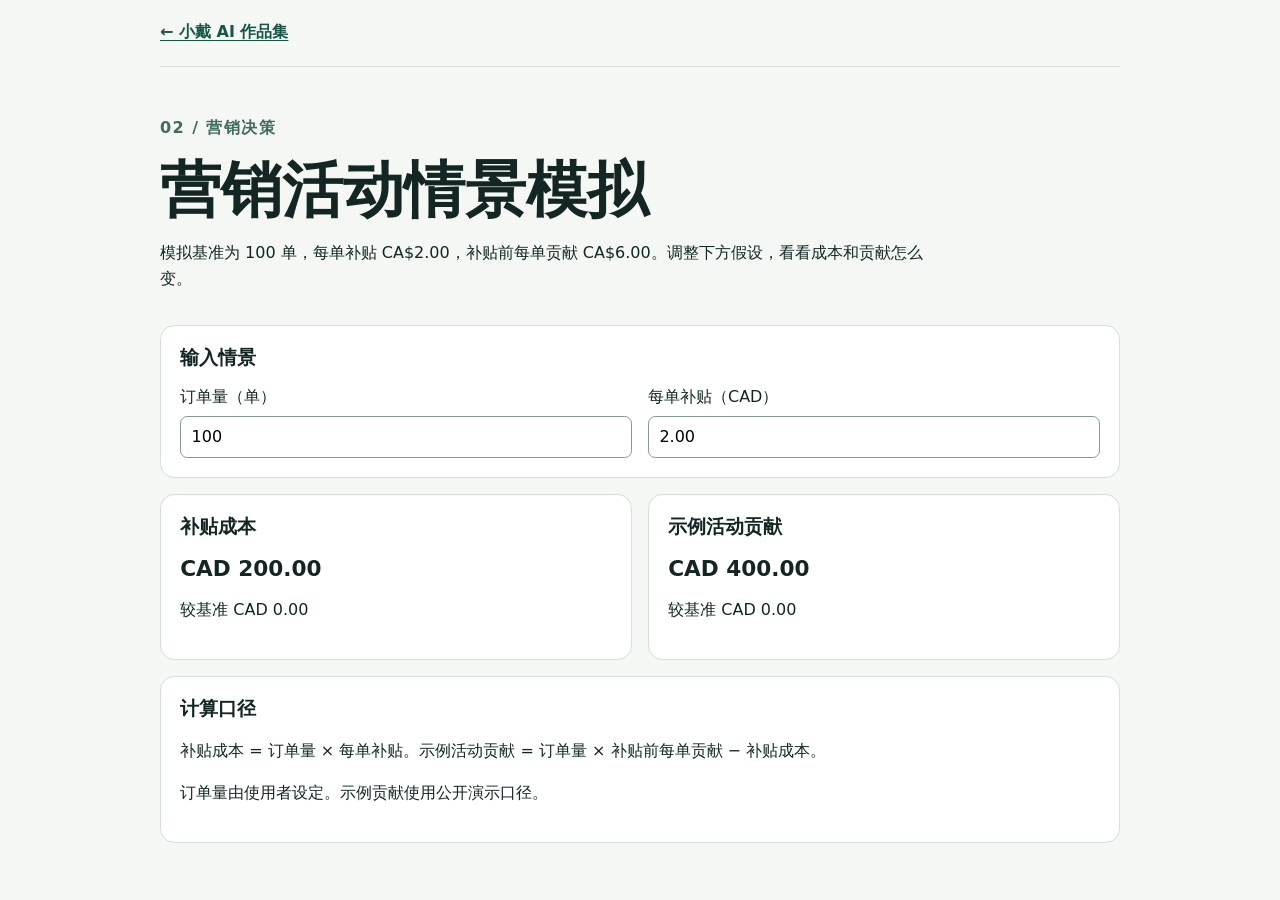
<file: campaign.html>
<!doctype html>
<html lang="zh-Hans">
<head>
<meta charset="utf-8">
<meta name="viewport" content="width=device-width, initial-scale=1">
<title>营销活动情景模拟 · 小戴 AI</title>
<meta name="description" content="调整订单量和每单补贴，即时查看补贴成本、示例贡献和相对基准的变化。合成数据演示。">
<meta property="og:type" content="website">
<meta property="og:site_name" content="小戴 AI · Xiaodai AI">
<meta property="og:title" content="营销活动情景模拟 · 小戴 AI">
<meta property="og:description" content="调整订单量和每单补贴，即时查看补贴成本、示例贡献和相对基准的变化。合成数据演示。">
<meta property="og:url" content="https://cosmodai.github.io/xiaodai-ai-showcase/campaign.html">
<meta property="og:image" content="https://cosmodai.github.io/xiaodai-ai-showcase/assets/social-card.jpg">
<meta property="og:image:width" content="1200">
<meta property="og:image:height" content="627">
<meta property="og:image:alt" content="Xiaodai AI：跑在真实业务上的多 agent 系统，含运行数据">
<meta name="twitter:card" content="summary_large_image">
<link rel="icon" href="assets/favicon.svg" type="image/svg+xml">
<link rel="stylesheet" href="style.css?v=20261106-6">
</head>
<body>
<nav><a href="index.html">← 小戴 AI 作品集</a></nav>
<main>
<header>
<p class="kicker">02 / 营销决策</p>
<h1>营销活动情景模拟</h1>
<p>模拟基准为 100 单，每单补贴 CA$2.00，补贴前每单贡献 CA$6.00。调整下方假设，看看成本和贡献怎么变。</p>
</header>
<section>
<h2>输入情景</h2>
<form id="scenario">
<div class="grid">
<label>订单量（单）<input id="orders" type="number" value="100" min="0" max="1000000" step="1" required></label>
<label>每单补贴（CAD）<input id="subsidy" type="number" value="2.00" min="0" max="1000" step="0.01" required></label>
</div>
</form>
<p id="error" hidden>请输入有效订单量和补贴，补贴最多保留两位小数。</p>
</section>
<div id="results" class="grid" aria-live="polite">
<article><h2>补贴成本</h2><output id="cost"></output><p id="cost-delta"></p></article>
<article><h2>示例活动贡献</h2><output id="contribution"></output><p id="contribution-delta"></p></article>
</div>
<section>
<h2>计算口径</h2>
<p>补贴成本 = 订单量 × 每单补贴。示例活动贡献 = 订单量 × 补贴前每单贡献 − 补贴成本。</p>
<p>订单量由使用者设定。示例贡献使用公开演示口径。</p>
</section>
</main>
<script src="campaign.js" defer></script>
</body>
</html>
</file>
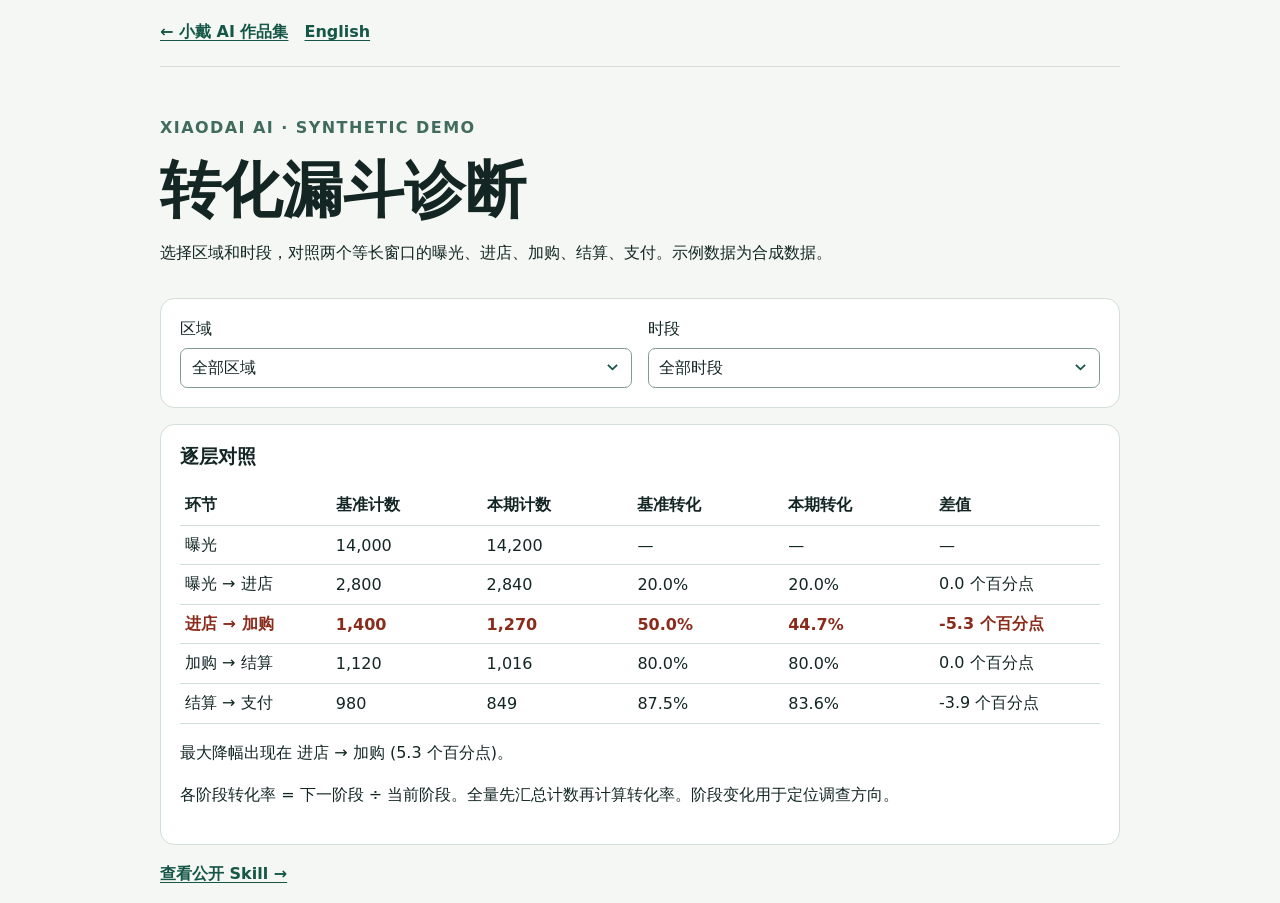
<file: funnel.html>
<!doctype html>
<html lang="zh-Hans">
<head><meta charset="utf-8"><meta name="viewport" content="width=device-width, initial-scale=1">
<title>转化漏斗诊断 / Conversion Funnel Diagnostics</title>
<meta name="description" content="按区域和时段对照曝光、进店、加购、结算、支付五个环节，定位转化掉点。Conversion funnel diagnostics demo.">
<meta property="og:type" content="website">
<meta property="og:site_name" content="小戴 AI · Xiaodai AI">
<meta property="og:title" content="转化漏斗诊断 · 小戴 AI">
<meta property="og:description" content="按区域和时段对照曝光、进店、加购、结算、支付五个环节，定位转化掉点。Conversion funnel diagnostics demo.">
<meta property="og:url" content="https://cosmodai.github.io/xiaodai-ai-showcase/funnel.html">
<meta property="og:image" content="https://cosmodai.github.io/xiaodai-ai-showcase/assets/social-card.jpg">
<meta property="og:image:width" content="1200">
<meta property="og:image:height" content="627">
<meta property="og:image:alt" content="Xiaodai AI：跑在真实业务上的多 agent 系统，含运行数据">
<meta name="twitter:card" content="summary_large_image">
<link rel="icon" href="assets/favicon.svg" type="image/svg+xml">
<link rel="stylesheet" href="style.css?v=20261106-6">
<style>.demo-nav{display:flex;gap:1rem;flex-wrap:wrap}.demo-table{overflow:auto}.demo-table td,.demo-table th{min-width:6.5rem}.drop{color:#8a2c1c;font-weight:700}.store-view img{width:min(100%,20rem);height:auto;border-radius:.6rem}.store-view [data-crop]{aspect-ratio:2.6;object-fit:cover;object-position:top}.store-view ul{padding-left:1.25rem;line-height:1.6}.demo-nav a[aria-current]{text-decoration:none;color:#132624}</style>
</head>
<body>
<nav class="demo-nav"><a id="home"></a><a id="language"></a></nav><main>
<header><p class="kicker">XIAODAI AI · SYNTHETIC DEMO</p><h1 id="title"></h1><p id="intro"></p></header>
<section><div class="grid">
<label><span id="market-label"></span><select id="market"></select></label>
<label><span id="time-label"></span><select id="time"></select></label>
</div></section>
<section><h2 id="results"></h2><div class="demo-table"><table><thead id="head"></thead><tbody id="funnel-rows"></tbody></table></div><p role="status" id="diagnosis"></p><p id="method"></p></section>
<p><a id="skill" href="https://github.com/cosmodai/xiaodai-ai-showcase/tree/main/skills/conversion-funnel-diagnostics"></a></p></main>
<script>
const en = new URLSearchParams(location.search).get("lang") === "en";
const t = (zh, english) => en ? english : zh;
document.documentElement.lang = t("zh-Hans","en");
document.title = t("转化漏斗诊断", "Conversion Funnel Diagnostics") + " · Xiaodai AI";
const home = document.getElementById("home");
home.href = t("./","./?lang=en");
home.textContent = t("← 小戴 AI 作品集","← Xiaodai AI portfolio");
const language = document.getElementById("language");
language.href = t("?lang=en","?");
language.textContent = t("English","中文");
const byId = (id) => document.getElementById(id);
const label = (id, zh, english) => { byId(id).textContent = t(zh, english); };

label("title","转化漏斗诊断","Conversion Funnel Diagnostics");
label("intro","选择区域和时段，对照两个等长窗口的曝光、进店、加购、结算、支付。示例数据为合成数据。","Choose a market and daypart to compare impressions, visits, carts, checkouts and payments across two equal windows. The counts are synthetic.");
label("market-label","区域","Market");
label("time-label","时段","Daypart");
label("results","逐层对照","Stage-by-stage comparison");
label("method","各阶段转化率 = 下一阶段 ÷ 当前阶段。全量先汇总计数再计算转化率。阶段变化用于定位调查方向。","Each stage rate is the next count divided by the current count. Combined views sum counts before calculating rates. Stage changes guide investigation.");
label("skill","查看公开 Skill →","Read the public Skill →");
function options(id, items) {
  byId(id).replaceChildren(...items.map(([value, zh, english]) => new Option(t(zh, english), value)));
}
options("market",[["all","全部区域","All markets"],["north","北区","North"],["south","南区","South"]]);
options("time",[["all","全部时段","All dayparts"],["dinner","晚餐","Dinner"],["lunch","午餐","Lunch"]]);
const sample = [
  {market:"north",time:"dinner",base:[5000,1000,500,400,350],current:[5000,1000,350,280,245]},
  {market:"north",time:"lunch",base:[3000,600,300,240,210],current:[3200,640,320,256,224]},
  {market:"south",time:"dinner",base:[4000,800,400,320,280],current:[4000,800,400,320,240]},
  {market:"south",time:"lunch",base:[2000,400,200,160,140],current:[2000,400,200,160,140]}
];
const stages = t(["曝光","进店","加购","结算","支付"],["Impression","Visit","Cart","Checkout","Payment"]);
const fmt = new Intl.NumberFormat(en ? "en-CA" : "zh-CN");
function row(container, values, heading=false, highlight=false) {
  const tr = document.createElement("tr");
  if (highlight) tr.className = "drop";
  for (const value of values) {
    const td = document.createElement(heading ? "th" : "td");
    if (heading) td.scope = "col";
    td.textContent = value;
    tr.append(td);
  }
  container.append(tr);
}
row(byId("head"),t(["环节","基准计数","本期计数","基准转化","本期转化","差值"],["Stage","Baseline count","Current count","Baseline rate","Current rate","Change"]),true);
function update() {
  const market = byId("market").value;
  const time = byId("time").value;
  const rows = sample.filter(r => (market === "all" || r.market === market) && (time === "all" || r.time === time));
  const sum = (field) => stages.map((_,i) => rows.reduce((total,r) => total+r[field][i],0));
  const base = sum("base"), current = sum("current");
  const rates = stages.slice(1).map((stage,i) => {
    const b = base[i] ? 100*base[i+1]/base[i] : null;
    const c = current[i] ? 100*current[i+1]/current[i] : null;
    return {stage,b,c,delta:b===null||c===null?null:c-b};
  });
  const worst = rates.filter(r => r.delta !== null && r.delta < -0.0001).sort((a,b)=>a.delta-b.delta)[0];
  const body = byId("funnel-rows");
  body.replaceChildren();
  row(body,[stages[0],fmt.format(base[0]),fmt.format(current[0]),"—","—","—"]);
  rates.forEach((r,i)=>row(body,[stages[i]+" → "+r.stage,fmt.format(base[i+1]),fmt.format(current[i+1]),r.b===null?"—":r.b.toFixed(1)+"%",r.c===null?"—":r.c.toFixed(1)+"%",r.delta===null?"—":(r.delta>0?"+":"")+r.delta.toFixed(1)+t(" 个百分点"," pp")],false,r===worst));
  byId("diagnosis").textContent = worst
    ? t("最大降幅出现在 ","Largest rate drop: ")+stages[rates.indexOf(worst)]+" → "+worst.stage+" ("+Math.abs(worst.delta).toFixed(1)+t(" 个百分点)。"," percentage points).")
    : t("这个切片没有出现环节转化率下降。","No stage rate declined in this slice.");
}
byId("market").addEventListener("change",update);
byId("time").addEventListener("change",update);
update();
</script>
</body>
</html>
</file>
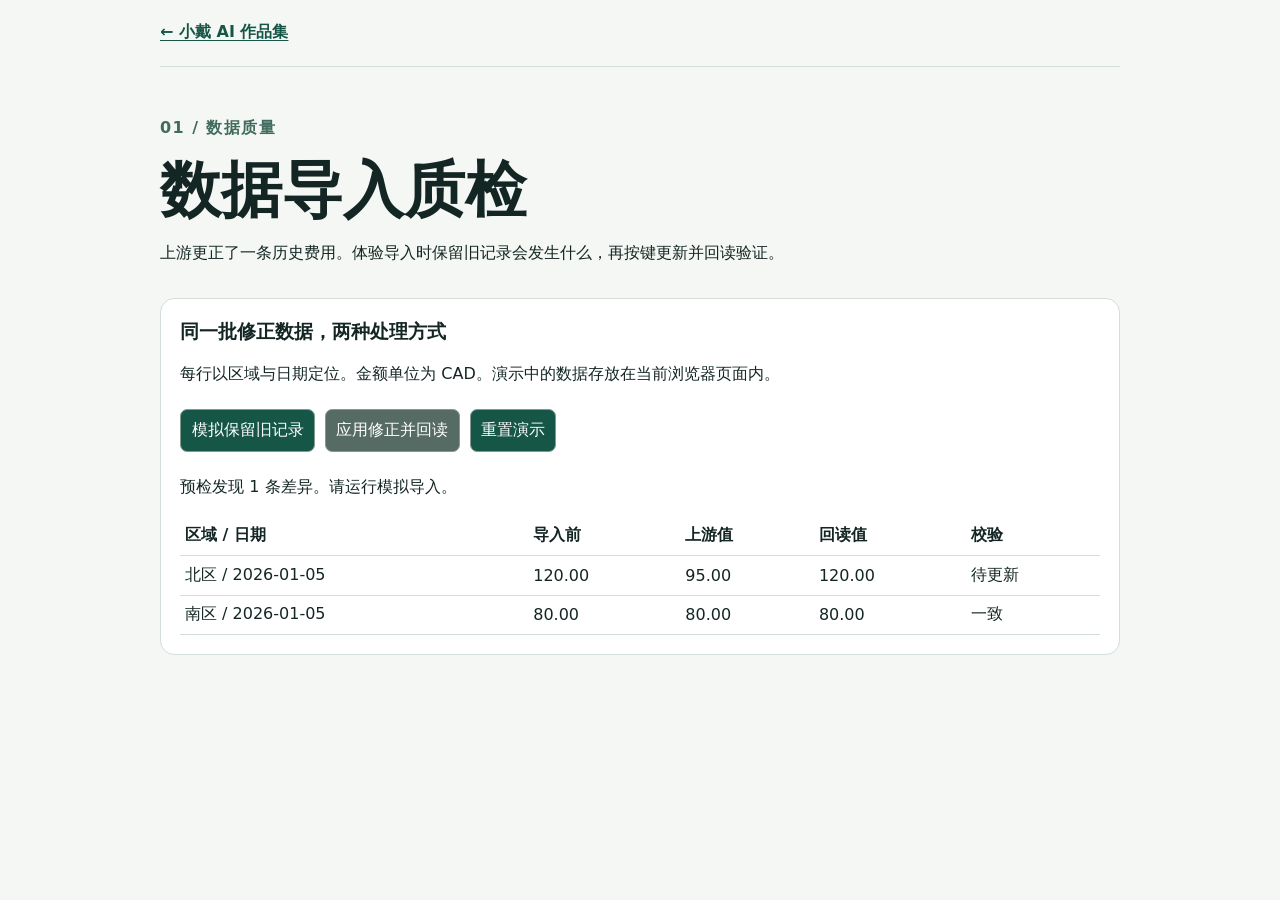
<file: import.html>
<!doctype html>
<html lang="zh-Hans">
<head>
<meta charset="utf-8">
<meta name="viewport" content="width=device-width, initial-scale=1">
<title>数据导入质检 · 小戴 AI</title>
<meta name="description" content="对比历史值与上游修正，重现保留旧值的问题，应用修正并回读校验。合成数据演示。">
<meta property="og:type" content="website">
<meta property="og:site_name" content="小戴 AI · Xiaodai AI">
<meta property="og:title" content="数据导入质检 · 小戴 AI">
<meta property="og:description" content="对比历史值与上游修正，重现保留旧值的问题，应用修正并回读校验。合成数据演示。">
<meta property="og:url" content="https://cosmodai.github.io/xiaodai-ai-showcase/import.html">
<meta property="og:image" content="https://cosmodai.github.io/xiaodai-ai-showcase/assets/social-card.jpg">
<meta property="og:image:width" content="1200">
<meta property="og:image:height" content="627">
<meta property="og:image:alt" content="Xiaodai AI：跑在真实业务上的多 agent 系统，含运行数据">
<meta name="twitter:card" content="summary_large_image">
<link rel="icon" href="assets/favicon.svg" type="image/svg+xml">
<link rel="stylesheet" href="style.css?v=20261106-6">
</head>
<body>
<nav><a href="index.html">← 小戴 AI 作品集</a></nav>
<main>
<header>
<p class="kicker">01 / 数据质量</p>
<h1>数据导入质检</h1>
<p>上游更正了一条历史费用。体验导入时保留旧记录会发生什么，再按键更新并回读验证。</p>
</header>
<section>
<h2>同一批修正数据，两种处理方式</h2>
<p>每行以区域与日期定位。金额单位为 CAD。演示中的数据存放在当前浏览器页面内。</p>
<button id="skip">模拟保留旧记录</button>
<button id="apply" disabled>应用修正并回读</button>
<button id="reset">重置演示</button>
<p id="status" role="status"></p>
<table>
<thead><tr><th scope="col">区域 / 日期</th><th scope="col">导入前</th><th scope="col">上游值</th><th scope="col">回读值</th><th scope="col">校验</th></tr></thead>
<tbody id="rows"></tbody>
</table>
</section>
</main>
<script src="import.js" defer></script>
</body>
</html>
</file>
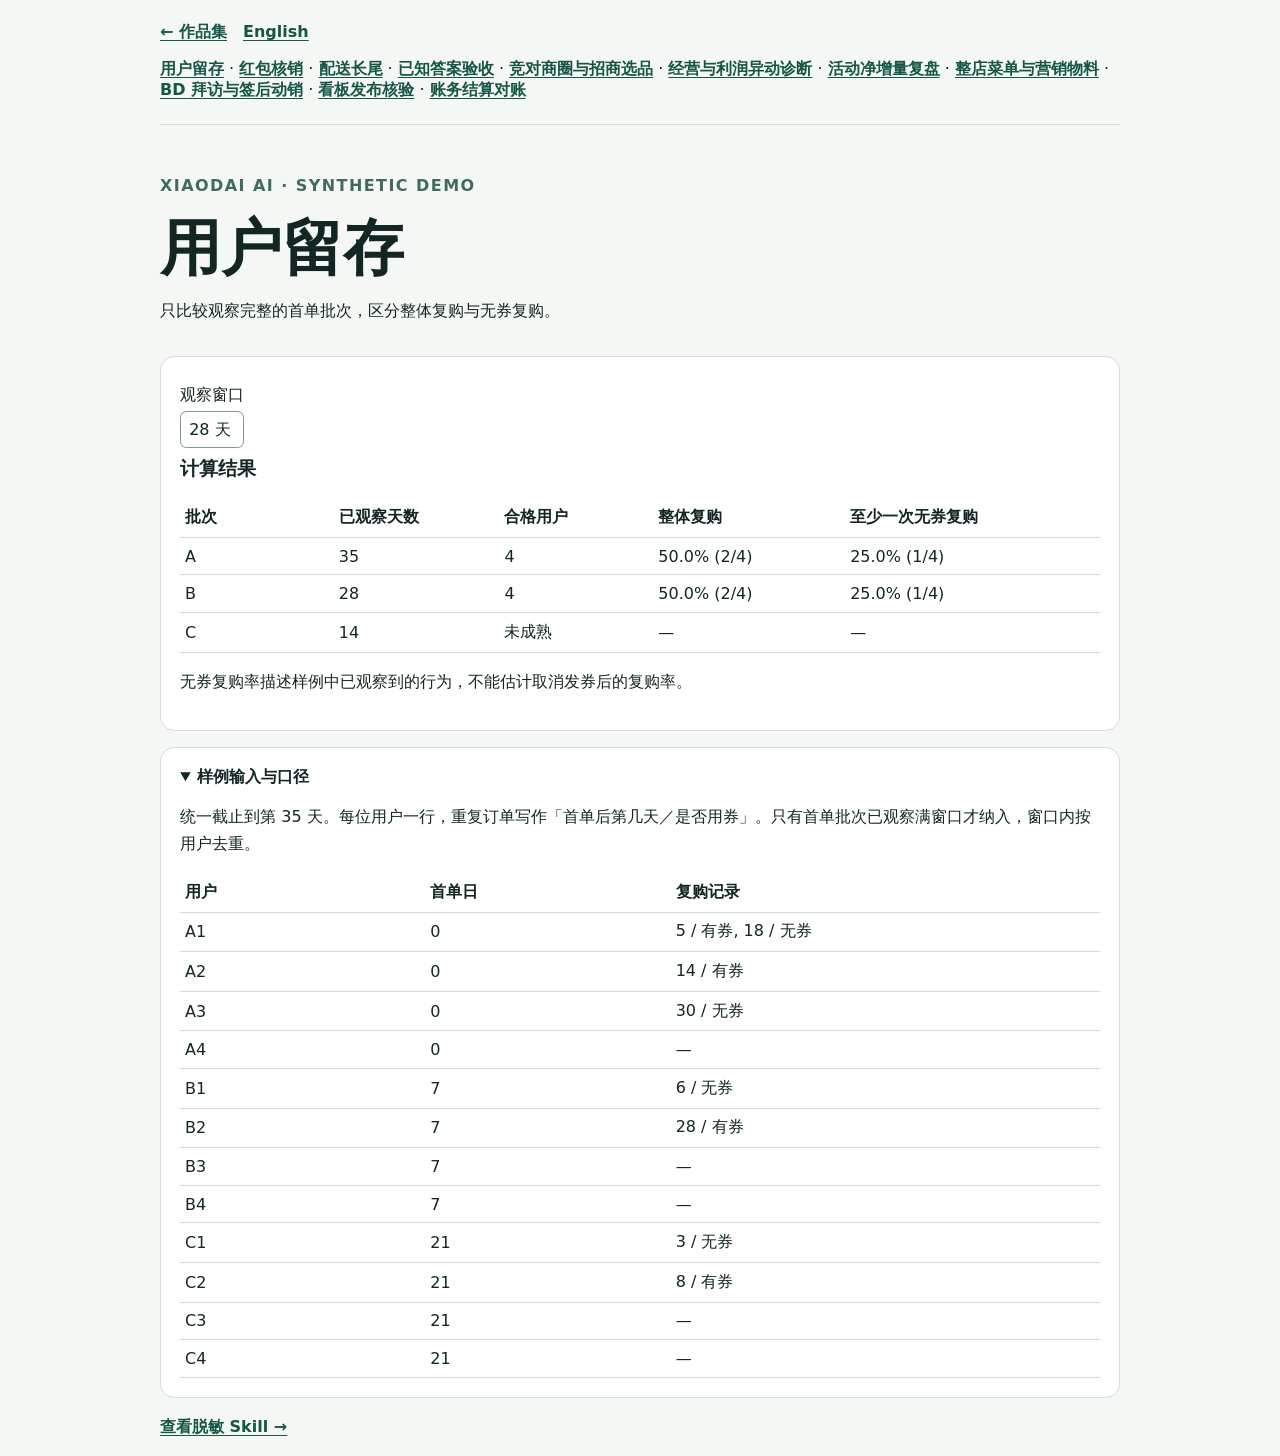
<file: lab.html>
<!doctype html>
<html lang="zh-Hans">
<head>
<meta charset="utf-8">
<meta name="viewport" content="width=device-width, initial-scale=1">
<title>Xiaodai AI · Operations Lab</title>
<meta name="description" content="小戴运营实验室：经营利润异动、用户留存、红包核销、配送长尾、招商选品与已知答案验收六个合成数据演示。Six synthetic-data operations demos.">
<meta property="og:type" content="website">
<meta property="og:site_name" content="小戴 AI · Xiaodai AI">
<meta property="og:title" content="小戴 AI · 运营实验室 Operations Lab">
<meta property="og:description" content="经营利润异动、用户留存、红包核销、配送长尾、招商选品与已知答案验收。Six synthetic-data operations demos with known answers.">
<meta property="og:url" content="https://cosmodai.github.io/xiaodai-ai-showcase/lab.html">
<meta property="og:image" content="https://cosmodai.github.io/xiaodai-ai-showcase/assets/social-card.jpg">
<meta property="og:image:width" content="1200">
<meta property="og:image:height" content="627">
<meta property="og:image:alt" content="Xiaodai AI：跑在真实业务上的多 agent 系统，含运行数据">
<meta name="twitter:card" content="summary_large_image">
<link rel="stylesheet" href="style.css?v=20261106-6">
<link rel="icon" href="assets/favicon.svg" type="image/svg+xml">
<style>
nav,.controls{display:flex;gap:1rem;flex-wrap:wrap}
select{font:inherit;padding:.5rem;border:1px solid #839a90;border-radius:.4rem;background:white}
label{display:grid;gap:.35rem;margin-block:.5rem}
.table-wrap{overflow-x:auto}
td,th{min-width:5.2rem}
summary{cursor:pointer;font-weight:700}
.pass{color:#1f5e43}.fail{color:#8a2c1c}
</style>
</head>
<body>
<nav><a id="home"></a><a id="language"></a><span id="demo-links"></span></nav>
<main>
<header><p class="kicker">XIAODAI AI · SYNTHETIC DEMO</p><h1 id="title"></h1><p id="intro"></p></header>
<section><div class="controls" id="controls"></div><h2 id="result-title"></h2><div class="table-wrap" id="results"></div><p id="conclusion" role="status"></p></section>
<section><details open><summary id="fixture-title"></summary><p id="rules"></p><div class="table-wrap" id="fixture"></div></details></section>
<p><a id="skill"></a></p>
</main>
<script>
const query = new URLSearchParams(location.search);
const en = query.get("lang") === "en";
const t = (zh, english) => en ? english : zh;
const byId = id => document.getElementById(id);
const set = (id, value) => { byId(id).textContent = value; };
const specs = {"retention": ["cohort-retention", "用户留存", "Cohort Retention", "只比较观察完整的首单批次，区分整体复购与无券复购。", "Compare mature first-order cohorts and distinguish repeat orders with and without a coupon."], "coupon": ["coupon-redemption", "红包核销", "Coupon Redemption", "核对发券、核销、费用和用户真实下单间隔。", "Reconcile issuance, redemption, funding and observed order gaps."], "delivery": ["delivery-tail-analysis", "配送长尾", "Delivery Tail Analysis", "对比均值、P90、长单率和超过预计送达上限的比例。", "Compare the mean, P90, long-duration share and missed delivery estimates."], "checks": ["known-answer-acceptance", "已知答案验收", "Known-Answer Acceptance", "运行同一组固定答案，看看有缺陷的实现如何被抓住。", "Run fixed expected answers against a correct or faulty implementation."]};
Object.assign(specs,{"sourcing": ["competitive-merchant-sourcing", "竞对商圈与招商选品", "Competitive Merchant Sourcing", "按商圈和品类对照虚构平台目录，确认分店对应和价格证据。", "Compare fictional local catalogs and verify branch and pricing evidence."], "contribution": ["contribution-change-bridge", "经营与利润异动诊断", "Contribution Change Bridge", "从全市下钻到门店，核对订单量、每单收入、配送与补贴的贡献变化。", "Drill from market to store and reconcile the effects of order volume, revenue, delivery and subsidies."]});
Object.assign(specs,{"incrementality": ["campaign-incrementality", "活动净增量复盘", "Campaign Incrementality Review", "按对照组调整前后变化，核算活动成本，并检查前期走势。", "Adjust for comparison-group movement, account for campaign cost, and check pre-period changes."], "menuPack": ["storefront-menu-and-assets", "整店菜单与营销物料", "Whole-Store Menu and Assets", "查看双语菜单、套餐与素材草案，发现商品图片错绑。", "Review a bilingual menu, combo components, and draft asset mappings."], "bdFunnel": ["bd-visit-activation", "BD 拜访与签后动销", "BD Visits and Activation", "核对拜访、签约、签后首单的分母，按窗口列出跟进动作。", "Check visit, signing and first-order denominators and review window-specific follow-ups."], "dashboard": ["dashboard-publication-verification", "看板发布核验", "Dashboard Publication Verification", "模拟刷新、发布与接收方回读，检查版本和数据日期。", "Simulate a refresh, publish and receiver readback with version and data-date checks."]});
Object.assign(specs,{"reconcile": ["settlement-reconciliation", "账务结算对账", "Settlement Reconciliation", "把订单、退款、费用与结算行对起来，核查差额和待核凭证。", "Match orders, refunds, fees and settlement lines, then review differences and missing evidence."]});
const requested = query.get("demo");
const demo = Object.hasOwn(specs, requested) ? requested : "retention";
const url = (key, english) => "?demo="+key+(english?"&lang=en":"");
document.documentElement.lang = t("zh-Hans","en");
const [slug,zh,enName,zhIntro,enIntro] = specs[demo];
document.title = t(zh,enName)+" · Xiaodai AI";
set("title",t(zh,enName));
set("intro",t(zhIntro,enIntro));
set("result-title",t("计算结果","Results"));
set("fixture-title",t("样例输入与口径","Fixture and calculation rules"));
for (const [id,href,text] of [
  ["home",t("./","./?lang=en"),t("← 作品集","← Portfolio")],
  ["language",url(demo,!en),t("English","中文")],
  ["skill","https://github.com/cosmodai/xiaodai-ai-showcase/tree/main/skills/"+slug,t("查看脱敏 Skill →","Read the public Skill →")],
]) { byId(id).href=href; set(id,text); }
Object.entries(specs).forEach(([key,info],i)=>{
  const a=document.createElement("a");
  a.href=url(key,en); a.textContent=t(info[1],info[2]);
  if(key===demo)a.setAttribute("aria-current","page");
  if(i)byId("demo-links").append(" · ");
  byId("demo-links").append(a);
});
const pct=(n,d)=>d?(100*n/d).toFixed(1)+"% ("+n+"/"+d+")":"—";
function table(id,headers,rows) {
  const tbl=document.createElement("table");
  const head=tbl.createTHead().insertRow();
  for(const heading of headers){
    const th=document.createElement("th");
    th.scope="col";th.textContent=heading;head.append(th);
  }
  const body=tbl.createTBody();
  for(const row of rows){
    const tr=body.insertRow();
    for(const value of row)tr.insertCell().textContent=value;
  }
  byId(id).replaceChildren(tbl);
}
function control(id,title,options,update) {
  const label=document.createElement("label");
  const text=document.createElement("span");
  const input=document.createElement("select");
  input.id=id;text.textContent=title;
  for(const [key,caption] of options)input.add(new Option(caption,key));
  label.append(text,input);byId("controls").append(label);
  input.addEventListener("change",update);
  return input;
}
function retention() {
  const cutoff=35;
  // Each user is listed once. Repeat events are [day since first order, used coupon].
  const cohorts=[
    ["A",0,[[[5,true],[18,false]],[[14,true]],[[30,false]],[]]],
    ["B",7,[[[6,false]],[[28,true]],[],[]]],
    ["C",21,[[[3,false]],[[8,true]],[],[]]],
  ];
  const window=control("window",t("观察窗口","Follow-up window"),[[28,t("28 天","28 days")],[14,t("14 天","14 days")],[7,t("7 天","7 days")]],render);
  set("rules",t("统一截止到第 35 天。每位用户一行，重复订单写作「首单后第几天／是否用券」。只有首单批次已观察满窗口才纳入，窗口内按用户去重。","The cutoff is day 35. Each row is one user. Repeat events show days after the first order and coupon status. Include a cohort only after full follow-up and count each user once."));
  table("fixture",t(["用户","首单日","复购记录"],["User","First-order day","Repeat events"]),cohorts.flatMap(([key,first,users])=>users.map((events,i)=>[key+(i+1),first,events.map(([d,c])=>d+" / "+(c?t("有券","coupon"):t("无券","no coupon"))).join(", ")||"—"])));
  function render() {
    const days=Number(window.value);
    table("results",t(["批次","已观察天数","合格用户","整体复购","至少一次无券复购"],["Cohort","Observed days","Eligible users","Any repeat","At least one repeat without a coupon"]),cohorts.map(([key,first,users])=>{
      const elapsed=cutoff-first;
      if(elapsed<days)return [key,elapsed,t("未成熟","Immature"),"—","—"];
      const repeats=users.filter(events=>events.some(([d])=>d>=1&&d<=days)).length;
      const organic=users.filter(events=>events.some(([d,c])=>d>=1&&d<=days&&!c)).length;
      return [key,elapsed,users.length,pct(repeats,users.length),pct(organic,users.length)];
    }));
    set("conclusion",t("无券复购率描述样例中已观察到的行为，不能估计取消发券后的复购率。","Repeat purchase without a coupon describes observed behavior. It does not estimate retention under a no-coupon policy."));
  }
  render();
}
function coupon() {
  // Each row is a unique issued coupon: coupon, recipient, valid redemption, funded cents, observed prior gap.
  const data={
    A:[["A1","U1",true,200,35],["A2","U1",true,300,2],["A3","U2",true,200,"first"],["A4","U3",false,0,null],["A5","U4",false,0,null],["A6","U5",false,0,null]],
    B:[["B1","U3",true,100,14],["B2","U4",true,150,"unknown"],["B3","U5",false,0,null]],
  };
  const campaign=control("campaign",t("活动","Campaign"),[["A","A"],["B","B"]],render);
  const threshold=control("gap",t("回流候选间隔","Observed gap threshold"),[[30,t("至少 30 天","At least 30 days")],[14,t("至少 14 天","At least 14 days")],[7,t("至少 7 天","At least 7 days")]],render);
  set("rules",t("核销率按券数算，发放与使用人数按用户去重。回流候选只计已知的上次有效订单间隔；首次观察和历史未知分列。","Coupon counts determine redemption rate. Recipient and redeemer counts deduplicate users. The gap threshold applies only to known prior orders. First observed orders and unknown histories are separate."));
  const gapLabel=gap=>typeof gap==="number"?gap+t(" 天"," days"):gap==="first"?t("首次观察下单","First observed order"):gap==="unknown"?t("历史未知","History unknown"):"—";
  function render() {
    const rows=data[campaign.value], used=rows.filter(r=>r[2]);
    const users=(records)=>new Set(records.map(r=>r[1])).size;
    const cost=used.reduce((sum,r)=>sum+r[3],0);
    const qualifying=used.filter(r=>typeof r[4]==="number"&&r[4]>=Number(threshold.value)).length;
    table("results",t(["指标","结果"],["Metric","Result"]),[
      [t("发券 / 触达用户","Issued / recipients"),rows.length+" / "+users(rows)],
      [t("核销率","Redemption rate"),pct(used.length,rows.length)],
      [t("核销用户","Unique redeemers"),users(used)],
      [t("已核销补贴","Funded redemption cost"),"CA$"+(cost/100).toFixed(2)],
      [t("满足间隔的核销","Redemptions meeting gap threshold"),qualifying],
      [t("首次观察下单 / 历史未知","First observed order / unknown history"),used.filter(r=>r[4]==="first").length+" / "+used.filter(r=>r[4]==="unknown").length],
    ]);
    table("fixture",t(["券","用户","已核销","补贴","距上次有效单"],["Coupon","User","Redeemed","Funding","Prior-order gap"]),rows.map(([id,u,redeemed,cents,gap])=>[id,u,redeemed?t("是","Yes"):t("否","No"),"CA$"+(cents/100).toFixed(2),gapLabel(gap)]));
    set("conclusion",t("间隔筛选标记的是符合条件的核销事件。评估增量召回仍需对照。","The gap threshold marks qualifying redemption events. Measuring incremental reactivation requires a comparison."));
  }
  render();
}
const countAbove=(durations,limit,bug=false)=>durations.filter(n=>bug?n>=limit:n>limit).length;
function delivery() {
  const data={
    dinner:{East:Array(10).fill(38),West:[30,30,30,30,30,30,30,30,70,70]},
    lunch:{East:[25,30,35,40],West:[20,25,35,60]},
  };
  const daypart=control("daypart",t("时段","Daypart"),[["dinner",t("晚餐","Dinner")],["lunch",t("午餐","Lunch")]],render);
  const limit=control("duration-limit",t("长单阈值","Long-duration threshold"),[[60,t("超过 60 分钟","Above 60 min")],[45,t("超过 45 分钟","Above 45 min")],[30,t("超过 30 分钟","Above 30 min")]],render);
  set("rules",t("所有样例订单均已完成。耗时从确认到送达。P90 为升序第 ⌈0.9×N⌉ 项。预计送达偏差独立计算，只纳入有预计上限的订单。","All fixture orders are complete. Duration runs from confirmation to delivery. Nearest-rank P90 is the sorted item at rank ceil(0.9 × N). ETA misses use only orders with a usable upper estimate."));
  function render() {
    const rows=Object.entries(data[daypart.value]).flatMap(([area,values])=>values.map((d,i)=>({area,d,eta:area==="West"&&i===0?null:55})));
    const n=Number(limit.value);
    const areaName=area=>area==="East"?t("东区","East"):t("西区","West");
    table("results",t(["区域","已完成","平均分钟","P90 分钟","长单率","超预计上限"],["Area","Completed","Mean min","P90 min","Long-duration share","ETA miss rate"]),["East","West"].map(area=>{
      const items=rows.filter(r=>r.area===area);
      const values=items.map(r=>r.d).sort((a,b)=>a-b);
      const eligible=items.filter(r=>r.eta!==null);
      return [areaName(area),values.length,(values.reduce((a,b)=>a+b,0)/values.length).toFixed(1),values[Math.ceil(.9*values.length)-1],pct(countAbove(values,n),values.length),pct(eligible.filter(r=>r.d>r.eta).length,eligible.length)];
    }));
    table("fixture",t(["区域","订单","耗时（分钟）","预计上限（分钟）"],["Area","Order","Duration (min)","Upper ETA (min)"]),rows.map((r,i)=>[areaName(r.area),"D"+(i+1),r.d,r.eta??"—"]));
    set("conclusion",t("长单率与超预计上限比例使用不同口径。样例未包含分段耗时，不能归责。","The long-duration and ETA miss rates have different denominators and definitions. The fixture lacks delivery-stage evidence for assigning responsibility."));
  }
  render();
}
function checks() {
  const cases=[["normal",[40,61],1],["boundary",[40,60,61],1],["empty",[],0]];
  const labels={normal:t("正常","Normal"),boundary:t("精确边界","Exact boundary"),empty:t("空输入","Empty input")};
  const mode=control("implementation",t("选择实现","Implementation"),[["correct",t("正确：> 60","Correct: > 60")],["faulty",t("故障：≥ 60","Faulty: ≥ 60")]],()=>{set("conclusion","");byId("results").replaceChildren();});
  const run=document.createElement("button");
  run.type="button";run.textContent=t("运行验收","Run checks");
  byId("controls").append(run);
  set("rules",t("固定预期值来自手算。配送长尾 Demo 和此处正确实现共享同一个严格大于判断。切到故障版本可以验证边界样例能抓错。","Expected values are fixed by hand. The delivery demo and the correct implementation share the strict comparison. Switch to the faulty implementation to see the boundary case catch the defect."));
  table("fixture",t(["样例","输入（分钟）","固定预期"],["Case","Input (min)","Fixed expected"]),cases.map(([id,x,y])=>[labels[id],JSON.stringify(x),y]));
  run.addEventListener("click",()=>{
    const results=cases.map(([id,input,expected])=>{
      const actual=countAbove(input,60,mode.value==="faulty");
      return {id,expected,actual,pass:actual===expected};
    });
    table("results",t(["样例","预期","实际","结果"],["Case","Expected","Actual","Result"]),results.map(r=>[labels[r.id],r.expected,r.actual,r.pass?t("通过","PASS"):t("失败","FAIL")]));
    const passed=results.filter(r=>r.pass).length;
    set("conclusion",t("通过 ","Passed ")+passed+"/"+results.length+t("。","."));
  });
  set("conclusion",t("选一个版本并点击运行。","Choose an implementation and run the checks."));
}
function sourcing() {
  const catalog = {
    North: [
      {name:"Maple Wok",site:"N-01",category:"Bowls",ref:1500,offer:1200,merchant:200,platform:100},
      {name:"Cedar Bowl",site:"N-02",category:"Bowls",ref:1600,offer:1200,merchant:300,platform:100},
      {name:"Jade Noodles",site:"N-03",category:"Noodles",ref:1400,offer:1100,merchant:200,platform:100},
      {name:"Pine Noodles",site:"N-04",category:"Noodles",ref:null,offer:1100,merchant:null,platform:null}
    ],
    South: [
      {name:"Maple Wok",site:"S-01",category:"Bowls",ref:1600,offer:1400,merchant:100,platform:100},
      {name:"Jade Noodles",site:"S-02",category:"Noodles",ref:1400,offer:1200,merchant:200,platform:0},
      {name:"Birch Bowl",site:"S-03",category:"Bowls",ref:null,offer:1300,merchant:null,platform:null}
    ]
  };
  const reference = {North:[["Maple Wok","N-01","Bowls"],["Jade Noodles",null,"Noodles"]],South:[["Jade Noodles","S-02","Noodles"],["Birch Bowl",null,"Bowls"]]};
  const area=control("sourcing-area",t("商圈","Area"),[["North",t("北区","North")],["South",t("南区","South")]],refresh);
  const category=control("sourcing-category",t("品类","Category"),[["all",t("全部","All")],["Bowls",t("碗饭","Bowls")],["Noodles",t("面食","Noodles")]],refresh);
  const candidate=control("sourcing-merchant",t("查看门店","Inspect listing"),[],render);
  const status={matched:t("已匹配","Matched"),review:t("分店待核","Branch review"),gap:t("已确认缺口","Confirmed gap")};
  const cat=value=>value==="Bowls"?t("碗饭","Bowls"):t("面食","Noodles");
  const cash=cents=>cents===null?"—":"CA$"+(cents/100).toFixed(2);
  const refRows=()=>reference[area.value].filter(([,site,kind])=>category.value==="all"||kind===category.value);
  const selected=()=>catalog[area.value].filter(row=>category.value==="all"||row.category===category.value).map(row=>{
    const matched=refRows().some(([,site])=>site===row.site);
    const ambiguous=refRows().some(([name,site])=>name===row.name&&site===null);
    return {...row,status:matched?"matched":ambiguous?"review":"gap"};
  });
  set("rules",t("表中为虚构竞对目录。按分店编号匹配，店名相同但对照目录缺少分店编号的记录进待核队列。折扣基于已核原价。","The rival catalog is fictional. Match on branch ID. A same-name reference listing without a branch ID goes to review. Discount uses a verified reference price."));
  function refresh() {
    candidate.replaceChildren(...selected().map(row=>new Option(row.name+" · "+row.site,row.site)));
    render();
  }
  function render() {
    const rows=selected();
    const row=rows.find(r=>r.site===candidate.value) || rows[0];
    if(!row)return;
    const counts=key=>rows.filter(r=>r.status===key).length;
    const cut=row.ref===null?"—":(100*(row.ref-row.offer)/row.ref).toFixed(1)+"%";
    table("results",t(["门店","对应状态","原价","到手价","折扣","商家承担","平台承担"],["Listing","Match status","Reference price","Offer price","Discount","Merchant funding","Platform funding"]),[[row.name+" · "+row.site,status[row.status],cash(row.ref),cash(row.offer),cut,cash(row.merchant),cash(row.platform)]]);
    table("fixture",t(["目录","门店","分店编号","品类","原价","到手价","商家承担","平台承担","对应状态"],["Catalog","Listing","Branch ID","Category","Reference price","Offer","Merchant funding","Platform funding","Match status"]),[
      ...rows.map(r=>[t("竞对","Rival"),r.name,r.site,cat(r.category),cash(r.ref),cash(r.offer),cash(r.merchant),cash(r.platform),status[r.status]]),
      ...refRows().map(([name,site,kind])=>[t("对照","Reference"),name,site??"—",cat(kind),"—","—","—","—","—"])
    ]);
    const action=row.status==="matched"?t("已有对应分店，转入价格对照。","Compare prices for the matched branch."):row.status==="review"?t("先确认对照平台的分店地址。","Confirm the reference platform branch address first."):row.ref===null?t("补齐同规格原价证据，再评估折扣。","Verify the reference price for the same item before judging the discount."):t("列入试谈，复核活动条件与补贴分摊。","Shortlist for outreach and confirm offer terms and funding.");
    set("conclusion",t("已匹配 ","Matched ")+counts("matched")+t(" · 待核 "," · Review ")+counts("review")+t(" · 缺口 "," · Gaps ")+counts("gap")+"。 "+action);
  }
  refresh();
}
function contribution() {
  // Tuple order: orders, revenue cents per order, delivery cents, subsidy cents.
  const stores=[
    ["North","Cedar Bowl",[100,1000,400,200],[90,1100,500,300]],
    ["North","Pine Noodles",[50,900,300,200],[60,900,300,200]],
    ["South","Birch Bowl",[80,1000,400,200],[80,1000,350,200]],
    ["South","Jade Noodles",[70,900,300,200],[65,900,300,200]]
  ];
  const area=control("bridge-area",t("区域","Area"),[["all",t("全市","All areas")],["North",t("北区","North")],["South",t("南区","South")]],refresh);
  const store=control("bridge-store",t("门店","Store"),[],render);
  const cash=(cents,signed=false)=>(cents<0?"−":cents>0&&signed?"+":"")+"CA$"+(Math.abs(cents)/100).toFixed(2);
  const areaName=v=>v==="North"?t("北区","North"):t("南区","South");
  const visible=()=>stores.filter(row=>area.value==="all"||row[0]===area.value);
  set("rules",t("示例贡献 = 订单量 ×（每单收入 − 配送成本 − 补贴）。规模效应用基准单均贡献，其余效应用本期订单量。先按门店计算，再加总。","Illustrative contribution = orders × (revenue − delivery cost − subsidy per order). Use baseline unit contribution for volume and current orders for unit effects. Compute each store first, then sum."));
  function refresh() {
    store.replaceChildren(new Option(t("全部门店","All stores"),"all"),...visible().map(r=>new Option(r[1],r[1])));
    render();
  }
  function render() {
    const rows=visible().filter(r=>store.value==="all"||r[1]===store.value);
    const results=rows.map(([market,name,[n0,r0,d0,s0],[n1,r1,d1,s1]])=>{
      const base=n0*(r0-d0-s0),current=n1*(r1-d1-s1);
      const effects=[(n1-n0)*(r0-d0-s0),n1*(r1-r0),-n1*(d1-d0),-n1*(s1-s0)];
      const delta=current-base;
      return [base,current,delta,...effects,delta-effects.reduce((a,b)=>a+b,0)];
    });
    const totals=results.reduce((sum,row)=>sum.map((value,i)=>value+row[i]),Array(8).fill(0));
    table("results",t(["门店","基准贡献","本期贡献","差额","订单量","每单收入","每单配送","每单补贴","残差"],["Store","Baseline","Current","Change","Volume","Unit revenue","Unit delivery","Unit subsidy","Residual"]),[
      ...results.map((values,i)=>[rows[i][1],...values.map((v,j)=>cash(v,j>=2&&j<7))]),
      [t("所选范围合计","Selected total"),...totals.map((v,j)=>cash(v,j>=2&&j<7))]
    ]);
    table("fixture",t(["区域","门店","期间","订单","每单收入","每单配送","每单补贴"],["Area","Store","Period","Orders","Unit revenue","Unit delivery","Unit subsidy"]),rows.flatMap(([market,name,base,current])=>[[areaName(market),name,t("基准","Baseline"),base[0],...base.slice(1).map(v=>cash(v))],[areaName(market),name,t("本期","Current"),current[0],...current.slice(1).map(v=>cash(v))]]));
    set("conclusion",t("所选范围贡献变化 ","Selected contribution change ")+cash(totals[2],true)+t("，桥接残差 "," · Bridge residual ")+cash(totals[7])+".");
  }
  refresh();
}

function incrementality() {
  const presets = {
    aligned: [[90,100,130],[90,100,110], true],
    drift: [[75,100,130],[90,100,110], false],
  };
  const scenario = control("lift-scenario",t("对照样例","Comparison fixture"),[["aligned",t("前期变化一致","Aligned pre-period changes")],["drift",t("前期趋势不同","Different pre-period changes")]],render);
  const spend = control("lift-cost",t("7 天活动成本","7-day campaign cost"),[[350,"CA$350"],[700,"CA$700"]],render);
  set("rules",t("三段各 7 天，活动从第三段开始。数字为日均有效订单。估算增量 = 活动组前后差 − 参考组前后差；乘 7 得期间订单估算。每笔增量订单示例贡献 CA$4，未扣活动成本。","Each window is seven days and the campaign starts in the third. Counts are daily averages. Subtract the comparison group's change from the campaign group's change, then multiply by seven. Illustrative contribution is CA$4 per incremental order before campaign cost."));
  function render(){
    const [a,b,aligned]=presets[scenario.value];
    const lift=a[2]-a[1]-(b[2]-b[1]);
    table("fixture",t(["组别","较早基线","紧邻基线","活动期"],["Group","Earlier baseline","Immediate baseline","Campaign period"]),[[t("活动组","Campaign"),...a],[t("参考组","Comparison"),...b]]);
    table("results",t(["指标","值"],["Metric","Value"]),[
      [t("两组基线变化","Pre-period changes"),(a[1]-a[0])+" / "+(b[1]-b[0])],
      [t("对照调整后估算／日","Adjusted estimate per day"),aligned?lift:"—"],
      [t("7 天估算订单增量","Estimated incremental orders in 7 days"),aligned?lift*7:"—"],
      [t("扣成本后示例贡献","Illustrative contribution after cost"),aligned?new Intl.NumberFormat("en-CA",{style:"currency",currency:"CAD",currencyDisplay:"code"}).format(lift*7*4-Number(spend.value)):"—"]
    ]);
    set("conclusion",aligned?t("前期变化一致仅通过此样例的初筛。结果是描述性估算；样例没有逐日波动数据，未估计置信区间。","Matching pre-period changes pass this fixture's initial screen. The estimate is descriptive. The fixture lacks daily variation data for a confidence interval."):t("两组前期走势不一致，暂停净增量估算。","Pre-period changes differ. Hold the incrementality estimate."));
  }
  render();
}
function menuPack() {
  const source=[
    ["M01","招牌碗饭","Signature bowls","枫糖辣鸡饭","Maple Chili Chicken Bowl","650 g","assets/dish-artwork.jpg"],
    ["M02","配菜","Sides","爽脆黄瓜","Cucumber Salad","180 g",null],
    ["M03","饮品","Drinks","乌龙茶","Oolong Tea","350 mL",null],
    ["M04","套餐","Combo","辣鸡饭乌龙茶套餐","Chicken Bowl and Oolong Combo","M01 + M03",null]
  ];
  const draft=control("menu-scenario",t("素材映射草案","Asset mapping draft"),[["correct",t("正确对应","Correct mapping")],["mismatch",t("模拟错绑","Simulated mismatch")]],render);
  const item=control("menu-item",t("预览商品","Preview item"),source.map(r=>[r[0],t(r[3],r[4])]),render);
  const preview=document.createElement("div");
  byId("results").after(preview);
  const assetIndex = [
    ["assets/dish-artwork.jpg",t("菜品图","Menu artwork"),"M01"],
    ["assets/campaign-poster.jpg",t("活动海报","Campaign poster"),"M04"],
    ["assets/project-cover.jpg",t("展示封面","Project cover"),null]
  ];
  set("rules",t("虚构菜单已录入分类、双语名、规格和套餐组成。素材清单声明适用对象，发布前逐项核对。","The fictional menu includes categories, bilingual names, variants and combo components. Check each placement against the asset's declared target."));
  function render(){
    const selected=source.find(row=>row[0]===item.value);
    const placements = [[draft.value==="mismatch"?"M02":"M01",assetIndex[0]],["M04",assetIndex[1]],[null,assetIndex[2]]];
    const mismatches=placements.filter(([id,asset])=>id!==asset[2]).length;
    table("fixture",t(["编号","分类","中文名","英文名","规格／组成"],["SKU","Category","Chinese name","English name","Variant / components"]),source.map(([id,cn,en,zh,english,size])=>[id,t(cn,en),zh,english,size]));
    table("results",t(["素材","声明对象","草案对象","核对"],["Asset","Declared target","Draft target","Check"]),placements.map(([id,asset])=>[asset[1],asset[2]??t("作品级","Portfolio"),id??t("作品级","Portfolio"),id===asset[2]?t("通过","Pass"):t("错绑","Mismatch")]));
    const text=document.createElement("p");
    text.textContent=selected[0]+" · "+t(selected[3],selected[4])+" · "+selected[5];
    preview.replaceChildren(text);
    for(const [id,asset] of placements.filter(([id])=>id===selected[0]||id===null)){
      const image=document.createElement("img");
      image.src=asset[0];image.alt=asset[1];image.style.cssText="width:min(100%,17rem);height:auto;margin-right:1rem;border-radius:.5rem";
      preview.append(image);
    }
    set("conclusion",mismatches?t("发现 1 处素材错绑，草案待修正。","One asset mismatch. Correct the draft before publishing."):t("3 项素材映射通过。此处为整店草案预览。","Three asset placements pass. This is a storefront draft preview."));
  }
  render();
}
function bdFunnel() {
  // ID, market, eligible visit, days observed since signing (null if unsigned), first valid order day.
  const roster=[["N01","North",true,25,4],["N02","North",true,20,15],["N03","North",true,5,2],["N04","North",true,null,null],["N05","North",false,null,null],["S01","South",true,20,7],["S02","South",true,18,null],["S03","South",true,null,null]];
  const area=control("bd-area",t("区域","Area"),[["all",t("全部","All")],["North",t("北区","North")],["South",t("南区","South")]],render);
  const window=control("bd-window",t("签后观察窗口","Post-signing window"),[[14,t("14 天","14 days")],[7,t("7 天","7 days")]],render);
  set("rules",t("模拟同一批商家。拜访覆盖 = 有效拜访商家／名单；签约率 = 签约／有效拜访商家；签后动销 = 窗口内首笔有效单／完整观察的签约商家。成熟期不足单列。","Follow one fictional merchant cohort. Coverage uses the roster denominator, signing uses visited merchants, and activation uses fully observed signings with a first valid order in the window. Immature signings are reported separately."));
  function render(){
    const rows=roster.filter(row=>area.value==="all"||row[1]===area.value);
    const visited=rows.filter(row=>row[2]);
    const signed=visited.filter(row=>row[3]!==null);
    const days=Number(window.value);
    const mature=signed.filter(row=>row[3]>=days);
    const active=mature.filter(row=>row[4]!==null&&row[4]<=days);
    table("results",t(["阶段","结果"],["Stage","Result"]),[[t("有效拜访覆盖","Eligible visit coverage"),pct(visited.length,rows.length)],[t("拜访后签约","Visit-to-signing"),pct(signed.length,visited.length)],[t("成熟签约商家动销","Activation among mature signings"),pct(active.length,mature.length)],[t("尚未成熟","Immature signings"),signed.length-mature.length]]);
    table("fixture",t(["商家","区域","有效拜访","签后已观察天数","首单第几天","跟进动作"],["Merchant","Area","Eligible visit","Observed days after signing","First order day","Follow-up"]),rows.map(([id,market,visit,observed,first])=>[id,market==="North"?t("北区","North"):t("南区","South"),visit?t("是","Yes"):t("否","No"),observed??"—",first??"—",!visit?t("安排拜访","Schedule a visit"):observed===null?t("跟进签约","Follow up signing"):observed<days?t("等待窗口成熟","Wait for maturity"):first===null||first>days?t("复查首单卡点","Review first-order barriers"):t("窗口内已动销","Activated in window")]));
    set("conclusion",t("此处统计去重商家漏斗，跟进清单按所选窗口更新。","The funnel counts unique merchants. Follow-up actions update with the selected window."));
  }
  render();
}
function dashboard() {
  const baseline={version:"v41",date:"2026-11-04"};
  const intended={version:"v42",date:"2026-11-05"};
  let local=baseline, shared=baseline;
  const fault=control("publish-fault",t("发布情景","Publishing scenario"),[["ok",t("正常发布","Normal publish")],["stale",t("回执成功但共享页未更新","Success receipt with stale shared view")],["partial",t("版本更新但数据日期仍旧","New version with stale data date")]],()=>{});
  function button(zh,en,action){
    const b=document.createElement("button");b.type="button";b.textContent=t(zh,en);b.addEventListener("click",action);byId("controls").append(b);return b;
  }
  const refresh=button("刷新本地","Refresh local",()=>{local=intended;render(t("本地刷新完成，等待发布。","Local refresh complete. Publish next."));});
  const publish=button("模拟发布","Publish simulation",()=>{
    if(local!==intended)return;
    if(fault.value==="ok")shared={...local};
    if(fault.value==="partial")shared={version:local.version,date:baseline.date};
    render(t("发布接口返回成功，等待接收方回读。","Publish returned success. Read back the shared view."));
  });
  button("接收方回读","Read back shared view",()=>{
    const pass=shared.version===intended.version&&shared.date===intended.date;
    render(pass?t("验收通过：版本和数据日期都匹配。","PASS: version and data date both match."):t("验收失败：接收方版本或数据日期仍不匹配。","FAIL: receiver version or data date still differs."));
  });
  button("重置","Reset",()=>{local=baseline;shared=baseline;fault.value="ok";render(t("已重置。","Reset."));});
  set("rules",t("验收对象是接收方视图。版本和数据日期必须同时对上目标值。操作只改变本页的模拟状态。","Acceptance checks the receiver's view. Both version and data date must match the expected values. Controls affect this simulation only."));
  table("fixture",t(["样例状态","版本","数据日期"],["Fixture state","Version","Data date"]),[[t("初始共享","Initial shared"),baseline.version,baseline.date],[t("目标","Expected"),intended.version,intended.date]]);
  function render(message){
    publish.disabled=local!==intended;
    table("results",t(["观察位置","版本","数据日期"],["Observation point","Version","Data date"]),[[t("本地","Local"),local.version,local.date],[t("共享端","Shared view"),shared.version,shared.date],[t("目标","Expected"),intended.version,intended.date]]);
    set("conclusion",message);
  }
  render(t("先刷新本地，再模拟发布和回读。","Refresh locally, then publish and read back."));
}

function reconcile() {
  const orders=[["A","O01",10000],["A","O02",8000],["A","O03",6000],["B","O04",5000]];
  const refunds=[["A","R01","O02",2000,"REF-R01"]];
  const fees=[["A","F01","O01",1000,"FEE-F01"],["A","F02","O02",800,null],["A","F03","O03",600,"FEE-F03"],["B","F04","O04",500,"FEE-F04"]];
  const statements=[["A","S01","O01",9000],["A","S02","O02",5200],["A","S03","O03",5000],["B","S04","O04",2000],["B","S05","O04",2500],["B","S06","O99",500]];
  const batch=control("settlement-batch",t("结算批次","Settlement batch"),[["A",t("A · 差额和缺凭证","A · Difference and missing receipt")],["B",t("B · 拆分与未匹配","B · Split and unmatched")]],render);
  const scenario=control("settlement-scenario",t("对账样例","Reconciliation fixture"),[["original",t("原始结算单","Original statement")],["revised",t("A 批次补凭证及更正","Batch A evidence and amendment")]],render);
  const pendingTitle=document.createElement("h2");
  pendingTitle.textContent=t("待核凭证与差额","Open evidence and differences");
  const pending=document.createElement("div");
  pending.id="recon-pending";pending.className="table-wrap";
  byId("results").after(pendingTitle,pending);
  set("rules",t("样例均为 CAD、同一截止口径下的已入账记录。应结 = 订单金额 − 退款 − 费用；差额 = 结算单 − 应结。可按订单号复算，拆分结算行先合计。","All records are synthetic posted CAD entries under one cutoff convention. Expected = orders − refunds − fees. Difference = statement − expected. Sum split lines by order before comparison."));
  const money=cents=>(cents<0?"−":"")+"CA$"+(Math.abs(cents)/100).toFixed(2);
  const total=(rows,i)=>rows.reduce((sum,row)=>sum+row[i],0);
  function render(){
    scenario.disabled=batch.value==="B";
    const inBatch=row=>row[0]===batch.value;
    const revised=batch.value==="A"&&scenario.value==="revised";
    const orderRows=orders.filter(inBatch);
    const refundRows=refunds.filter(inBatch);
    const feeRows=fees.filter(inBatch).map(row=>revised&&row[1]==="F02"?[...row.slice(0,4),"FEE-F02"]:row);
    const lines=statements.filter(inBatch);
    if(revised)lines.push(["A","S07","O03",400]);
    const keys=[...new Set([...orderRows.map(row=>row[1]),...lines.map(row=>row[2])])];
    const issues=[];
    const rows=keys.map(key=>{
      const order=orderRows.find(row=>row[1]===key);
      const rr=refundRows.filter(row=>row[2]===key);
      const ff=feeRows.filter(row=>row[2]===key);
      const ss=lines.filter(row=>row[2]===key);
      const gross=order?.[2]??0, refund=total(rr,3), fee=total(ff,3);
      const expected=gross-refund-fee, observed=total(ss,3);
      if(!order){
        issues.push([key,t("结算行无对应订单","Unmatched statement line"),ss.map(r=>r[1]).join(", "),t("补订单或调整凭证","Order or adjustment evidence")]);
      }else if(expected!==observed){
        issues.push([key,t("金额不符","Amount mismatch"),ss.map(r=>r[1]).join(", ")||"—",t("结算明细或更正单","Statement detail or amendment")]);
      }
      for(const item of [...rr,...ff].filter(row=>!row[4])){
        issues.push([key,t("凭证缺失","Missing evidence"),item[1],t("费用或退款凭证","Fee or refund evidence")]);
      }
      return [key,gross,refund,fee,expected,observed,observed-expected];
    });
    const totals=Array.from({length:6},(_,i)=>total(rows,i+1));
    table("results",t(["订单号","订单金额","退款","费用","应结","结算单","差额"],["Order","Gross","Refunds","Fees","Expected","Statement","Difference"]),[...rows,[t("批次合计","Batch total"),...totals]].map(([key,...values])=>[key,...values.map((value,i)=>i<5&&!orderRows.some(row=>row[1]===key)&&key!==t("批次合计","Batch total")?"—":money(value))]));
    table("recon-pending",t(["订单号","状态","相关记录","待核凭证"],["Order","Status","Record IDs","Evidence needed"]),issues.length?issues:[["—",t("无未结项","No open items"),"—","—"]]);
    table("fixture",t(["类型","记录编号","订单号","金额","凭证"],["Type","Record ID","Order","Amount","Evidence"]),[
      ...orderRows.map(([,id,value])=>[t("订单","Order"),id,id,money(value),"ORDER-"+id]),
      ...refundRows.map(([,id,key,value,receipt])=>[t("退款","Refund"),id,key,money(value),receipt??"—"]),
      ...feeRows.map(([,id,key,value,receipt])=>[t("费用","Fee"),id,key,money(value),receipt??"—"]),
      ...lines.map(([,id,key,value])=>[t("结算行","Statement line"),id,key,money(value),id==="S07"?"AMEND-S07":"STMT-"+batch.value])
    ]);
    set("conclusion",t("批次差额 ","Batch difference ")+money(totals[5])+t("，待核事项 "," · Open items ")+issues.length+".");
  }
  render();
}

({retention,coupon,delivery,checks,sourcing,contribution,incrementality,menuPack,bdFunnel,dashboard,reconcile})[demo]();
</script>
</body>
</html>
</file>
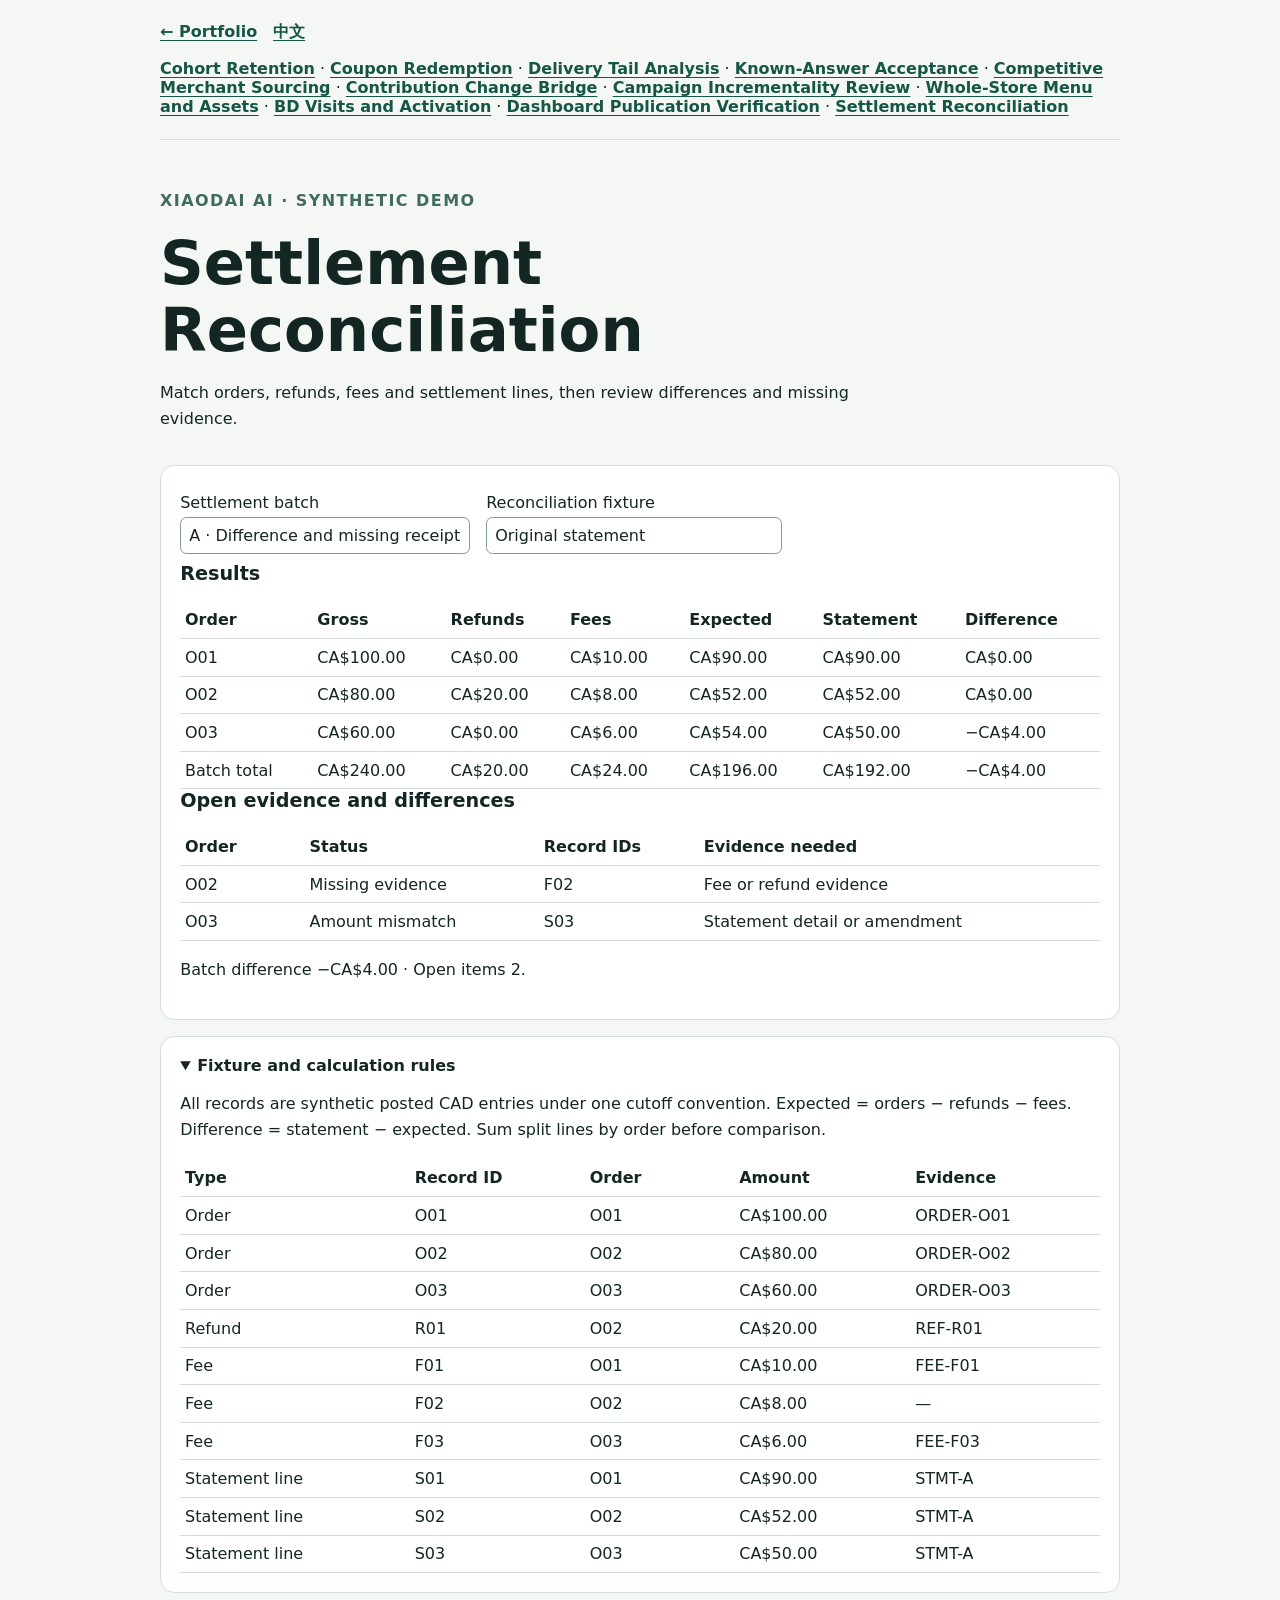
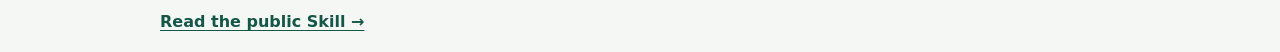
<file: settlement-reconciliation.html>
<!doctype html>
<html lang="en">
<head>
<meta charset="utf-8">
<meta name="viewport" content="width=device-width, initial-scale=1">
<title>Settlement Reconciliation · Xiaodai AI</title>
<meta name="description" content="An interactive bilingual demo for reconciling synthetic CAD orders, refunds, fees and settlement lines.">
<meta property="og:type" content="website">
<meta property="og:title" content="Settlement Reconciliation · Xiaodai AI">
<meta property="og:description" content="Trace orders, refunds and fees to settlement lines. Inspect discrepancies, missing evidence and split settlements in an interactive synthetic demo.">
<meta property="og:url" content="https://cosmodai.github.io/xiaodai-ai-showcase/settlement-reconciliation.html">
<meta property="og:image" content="https://cosmodai.github.io/xiaodai-ai-showcase/assets/social-card.jpg">
<meta property="og:image:width" content="1200">
<meta property="og:image:height" content="627">
<link rel="stylesheet" href="style.css">
</head>
<body>
<main>
<header><p class="kicker">XIAODAI AI · INTERACTIVE DEMO</p><h1>Settlement Reconciliation</h1>
<p>Reconcile synthetic orders, refunds, fees and settlement lines. Review differences and supporting evidence.</p></header>
<p><a href="lab.html?demo=reconcile&amp;lang=en">Open the reconciliation demo</a> · <a href="lab.html?demo=reconcile" lang="zh-Hans">中文演示</a></p>
</main>
<script>location.replace("lab.html?demo=reconcile&lang=en");</script>
</body>
</html>
</file>
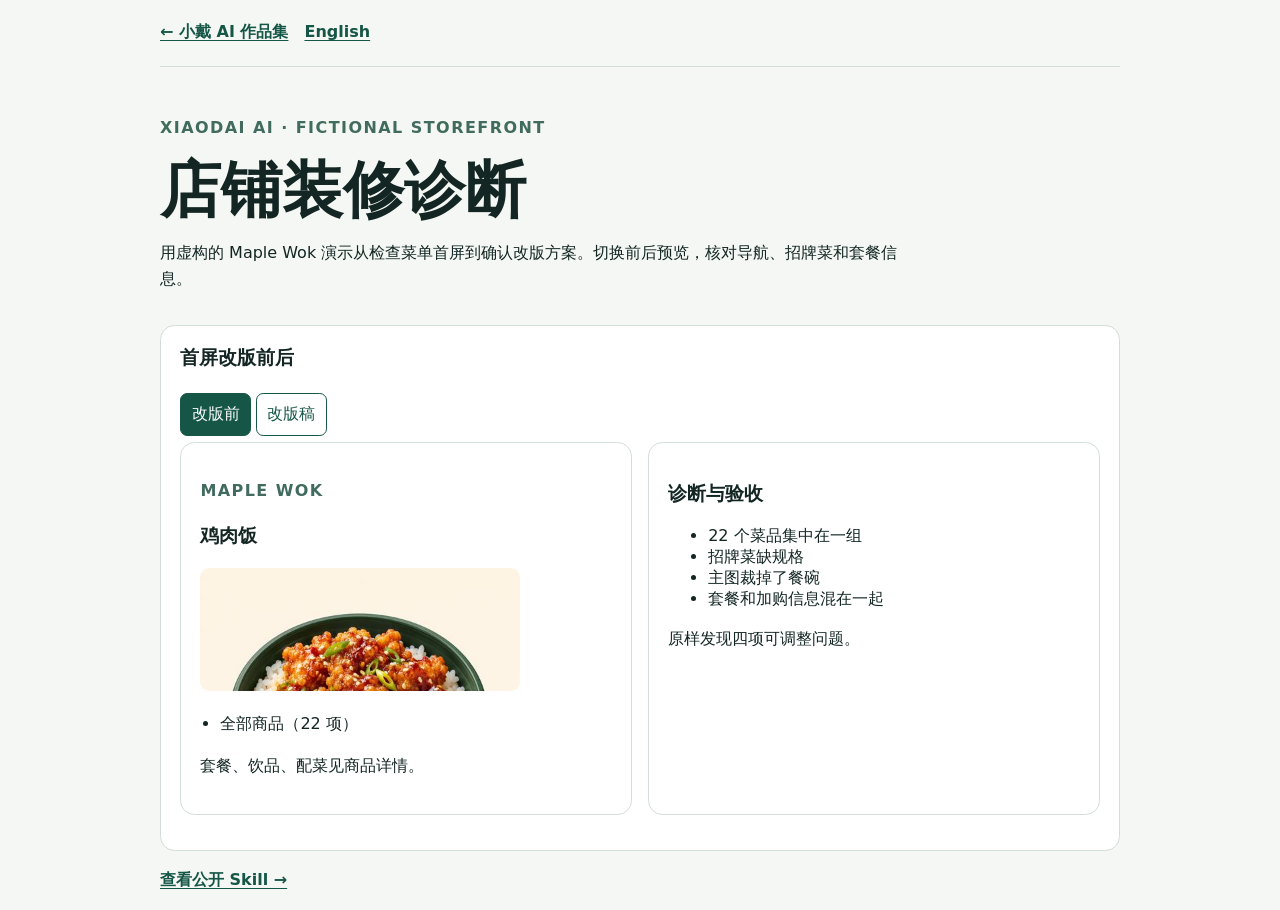
<file: storefront.html>
<!doctype html>
<html lang="zh-Hans">
<head><meta charset="utf-8"><meta name="viewport" content="width=device-width, initial-scale=1">
<title>店铺装修诊断 / Storefront Audit</title>
<meta name="description" content="用虚构店铺 Maple Wok 演示首屏改版前后与四项验收检查。Storefront audit demo.">
<meta property="og:type" content="website">
<meta property="og:site_name" content="小戴 AI · Xiaodai AI">
<meta property="og:title" content="店铺装修诊断 · 小戴 AI">
<meta property="og:description" content="用虚构店铺 Maple Wok 演示首屏改版前后与四项验收检查。Storefront audit demo.">
<meta property="og:url" content="https://cosmodai.github.io/xiaodai-ai-showcase/storefront.html">
<meta property="og:image" content="https://cosmodai.github.io/xiaodai-ai-showcase/assets/social-card.jpg">
<meta property="og:image:width" content="1200">
<meta property="og:image:height" content="627">
<meta property="og:image:alt" content="Xiaodai AI：跑在真实业务上的多 agent 系统，含运行数据">
<meta name="twitter:card" content="summary_large_image">
<link rel="icon" href="assets/favicon.svg" type="image/svg+xml">
<link rel="stylesheet" href="style.css?v=20261106-6">
<style>.demo-nav{display:flex;gap:1rem;flex-wrap:wrap}.demo-table{overflow:auto}.demo-table td,.demo-table th{min-width:6.5rem}.drop{color:#8a2c1c;font-weight:700}.store-view img{width:min(100%,20rem);height:auto;border-radius:.6rem}.store-view [data-crop]{aspect-ratio:2.6;object-fit:cover;object-position:top}.store-view ul{padding-left:1.25rem;line-height:1.6}.demo-nav a[aria-current]{text-decoration:none;color:#132624}</style>
</head>
<body>
<nav class="demo-nav"><a id="home"></a><a id="language"></a></nav><main>
<header><p class="kicker">XIAODAI AI · FICTIONAL STOREFRONT</p><h1 id="title"></h1><p id="intro"></p></header>
<section><h2 id="compare"></h2><div class="controls"><button id="before" aria-pressed="true"></button><button id="after" aria-pressed="false"></button></div>
<div class="grid"><article class="store-view"><p class="kicker">MAPLE WOK</p><h3 id="store-title"></h3><img id="hero" width="480" height="480" src="assets/dish-photo.jpg" alt=""><ul id="menu"></ul><p id="offer"></p></article>
<article><h3 id="audit-title"></h3><ul id="findings"></ul><p role="status" id="state"></p></article></div>
</section><p><a id="skill" href="https://github.com/cosmodai/xiaodai-ai-showcase/tree/main/skills/storefront-audit"></a></p></main>
<script>
const en = new URLSearchParams(location.search).get("lang") === "en";
const t = (zh, english) => en ? english : zh;
document.documentElement.lang = t("zh-Hans","en");
document.title = t("店铺装修诊断", "Storefront Audit") + " · Xiaodai AI";
const home = document.getElementById("home");
home.href = t("./","./?lang=en");
home.textContent = t("← 小戴 AI 作品集","← Xiaodai AI portfolio");
const language = document.getElementById("language");
language.href = t("?lang=en","?");
language.textContent = t("English","中文");
const byId = (id) => document.getElementById(id);
const label = (id, zh, english) => { byId(id).textContent = t(zh, english); };

label("title","店铺装修诊断","Storefront Audit");
label("intro","用虚构的 Maple Wok 演示从检查菜单首屏到确认改版方案。切换前后预览，核对导航、招牌菜和套餐信息。","Inspect a fictional Maple Wok storefront and switch between the original and proposed layouts to check navigation, the featured item and meal details.");
label("compare","首屏改版前后","Storefront before and after");
label("before","改版前","Before");
label("after","改版稿","Proposed");
label("audit-title","诊断与验收","Findings and acceptance");
label("skill","查看公开 Skill →","Read the public Skill →");
byId("hero").alt = t("虚构的枫糖辣鸡饭","Fictional maple chili chicken bowl");
function list(id, values) {
  byId(id).replaceChildren(...values.map(value => {
    const li = document.createElement("li");
    li.textContent = value;
    return li;
  }));
}
function show(after) {
  byId("before").setAttribute("aria-pressed",String(!after));
  byId("after").setAttribute("aria-pressed",String(after));
  byId("hero").toggleAttribute("data-crop",!after);
  label("store-title",after?"招牌枫糖辣鸡饭 · 650 克":"鸡肉饭",after?"Signature Maple Chili Chicken Bowl · 650 g":"Chicken Bowl");
  list("menu",after?t(["招牌碗饭","配菜","饮品"],["Signature Bowls","Sides","Drinks"]):t(["全部商品（22 项）"],["All items (22)"]));
  label("offer",after?"套餐含主菜和饮品。配菜可另加。":"套餐、饮品、配菜见商品详情。",after?"Meal includes a main and a drink. Sides can be added separately.":"See item details for meal, drink and sides.");
  list("findings",after?t(["三类导航可从首屏区分","商品名和规格完整可见","图片可看见完整餐碗","套餐所含与另购项分开"],["Three menu categories are visible","The dish name and portion are visible","The full bowl appears in the image","Included items and paid add-ons are distinct"]):t(["22 个菜品集中在一组","招牌菜缺规格","主图裁掉了餐碗","套餐和加购信息混在一起"],["22 items share a single category","The featured item has no portion size","The image crops out the bowl","Meal contents and add-ons are mixed together"]));
  label("state",after?"改版预览满足四项示例验收条件。":"原样发现四项可调整问题。",after?"The preview meets the four sample acceptance criteria.":"The original view has four actionable issues.");
}
byId("before").addEventListener("click",()=>show(false));
byId("after").addEventListener("click",()=>show(true));
show(false);
</script>
</body>
</html>
</file>
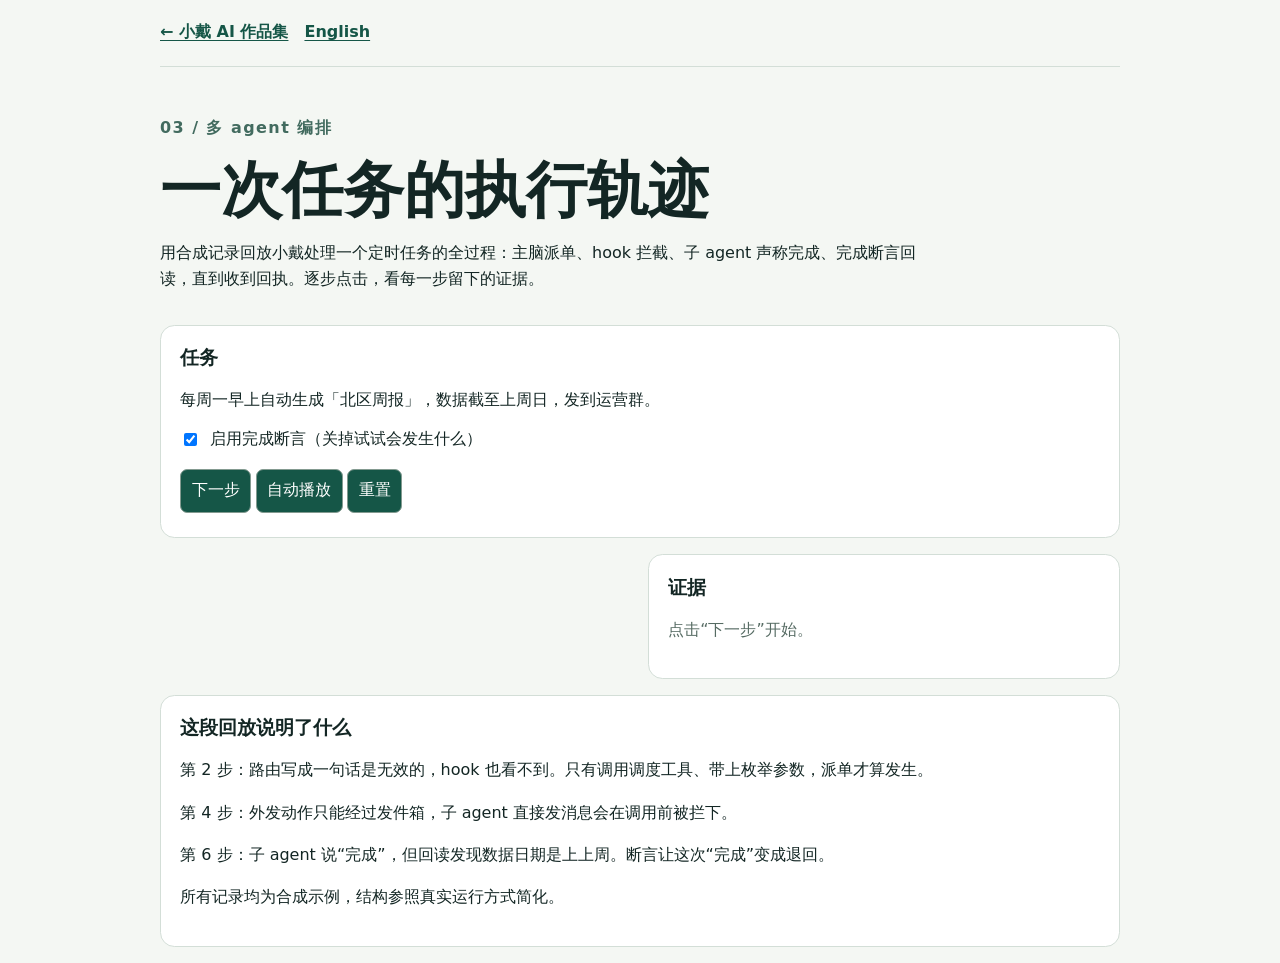
<file: trace.html>
<!doctype html>
<html lang="zh-Hans">
<head>
<meta charset="utf-8">
<meta name="viewport" content="width=device-width, initial-scale=1">
<title>执行轨迹回放 · 小戴 AI</title>
<meta name="description" content="逐步回放一次多 agent 定时任务：派单、hook 拦截、完成断言回读、回执归档，可对比关闭断言时的“假完成”。">
<meta property="og:type" content="website">
<meta property="og:site_name" content="小戴 AI · Xiaodai AI">
<meta property="og:title" content="执行轨迹回放 · 小戴 AI">
<meta property="og:description" content="逐步回放一次多 agent 定时任务：派单、hook 拦截、完成断言回读、回执归档，可对比关闭断言时的“假完成”。">
<meta property="og:url" content="https://cosmodai.github.io/xiaodai-ai-showcase/trace.html">
<meta property="og:image" content="https://cosmodai.github.io/xiaodai-ai-showcase/assets/social-card.jpg">
<meta property="og:image:width" content="1200">
<meta property="og:image:height" content="627">
<meta property="og:image:alt" content="Xiaodai AI：跑在真实业务上的多 agent 系统，含运行数据">
<meta name="twitter:card" content="summary_large_image">
<link rel="icon" href="assets/favicon.svg" type="image/svg+xml">
<link rel="stylesheet" href="style.css?v=20261106-6">
</head>
<body>
<nav class="demo-nav"><a id="home" href="./" data-en="← Xiaodai AI portfolio" data-en-href="./?lang=en">← 小戴 AI 作品集</a> <a id="language" href="?lang=en" lang="en" data-en="中文" data-en-href="?">English</a></nav>
<main>
<header>
<p class="kicker" data-en="03 / Multi-agent orchestration">03 / 多 agent 编排</p>
<h1 data-en="One task, step by step">一次任务的执行轨迹</h1>
<p data-en="A replay of how Xiaodai handles one scheduled task, using synthetic records: the coordinator routes it, a hook blocks an unsafe call, a subagent claims it is done, a completion assertion reads back the result, and the task closes only on a receipt. Step through and inspect the evidence each step leaves.">用合成记录回放小戴处理一个定时任务的全过程：主脑派单、hook 拦截、子 agent 声称完成、完成断言回读，直到收到回执。逐步点击，看每一步留下的证据。</p>
</header>
<section>
<h2 data-en="The task">任务</h2>
<p data-en="Every Monday morning, build the North region weekly report with data through last Sunday and post it to the ops group.">每周一早上自动生成「北区周报」，数据截至上周日，发到运营群。</p>
<label class="toggle"><input type="checkbox" id="assert" checked> <span data-en="Completion assertions on (turn off to see what happens)">启用完成断言（关掉试试会发生什么）</span></label>
<div class="controls">
<button id="next" type="button" data-en="Next step">下一步</button>
<button id="play" type="button">自动播放</button>
<button id="reset" type="button" data-en="Reset">重置</button>
</div>
</section>
<div class="trace">
<ol id="steps" class="steps" aria-live="polite"></ol>
<section id="detail" class="detail">
<h2>证据</h2>
<p class="muted">点击“下一步”开始。</p>
</section>
</div>
<section id="outcome" hidden></section>
<section>
<h2 data-en="What this replay shows">这段回放说明了什么</h2>
<p data-en="Step 2: routing written as a sentence does nothing, and no hook can see it. Work is only dispatched when the dispatch tool is called with an enum argument.">第 2 步：路由写成一句话是无效的，hook 也看不到。只有调用调度工具、带上枚举参数，派单才算发生。</p>
<p data-en="Step 4: only the outbox may send external messages. A subagent calling the send tool directly is blocked before the call runs.">第 4 步：外发动作只能经过发件箱，子 agent 直接发消息会在调用前被拦下。</p>
<p data-en="Step 6: the subagent says “done”, but the read-back finds data from the week before last. The assertion turns that “done” into a rejection.">第 6 步：子 agent 说“完成”，但回读发现数据日期是上上周。断言让这次“完成”变成退回。</p>
<p data-en="All records are synthetic, simplified from how the real system runs.">所有记录均为合成示例，结构参照真实运行方式简化。</p>
</section>
</main>
<script src="trace.js" defer></script>
</body>
</html>
</file>
<file: style.css>
:root { color-scheme: light; font-family: system-ui, sans-serif; color: #132624; background: #f4f7f3; }
* { box-sizing: border-box; }
body { margin: 0; }
main, nav { width: min(100% - 2rem, 960px); margin-inline: auto; }
nav { padding-block: 1.4rem; border-bottom: 1px solid #d3ded7; }
a { color: #155647; font-weight: 650; text-underline-offset: .2em; }
header { margin-block: 3rem 2rem; max-width: 48rem; }
h1 { font-size: clamp(2rem, 6vw, 3.8rem); margin: .4rem 0 1rem; line-height: 1.1; }
p { line-height: 1.65; }
.kicker { color: #426b5f; font-weight: 700; letter-spacing: .09em; }
.grid { display: grid; grid-template-columns: repeat(auto-fit, minmax(min(100%, 15rem), 1fr)); gap: 1rem; }
article, section { background: #fff; border: 1px solid #d3ded7; padding: 1.2rem; border-radius: .9rem; margin-bottom: 1rem; }
h2 { margin-top: 0; font-size: 1.2rem; }
label { display: grid; gap: .5rem; }
input, button { font: inherit; padding: .65rem; border-radius: .45rem; border: 1px solid #839a90; }
input { min-width: 0; width: 100%; }
button { background: #155647; color: white; cursor: pointer; margin: .35rem .3rem .35rem 0; }
button:disabled { background: #566b63; cursor: default; }
output { display: block; font-size: 1.35rem; font-weight: 700; margin-block: .4rem; }
table { width: 100%; border-collapse: collapse; text-align: left; }
th, td { padding: .55rem .3rem; border-bottom: 1px solid #d3ded7; overflow-wrap: anywhere; }
footer { margin-block: 1.8rem; color: #426b5f; }
[hidden] { display: none !important; }
/* 架构、专题与执行轨迹 */
.feature { padding: 1.6rem; margin-block: 2rem; }
.feature h2 { font-size: clamp(1.3rem, 3vw, 1.7rem); }
.feature article { background: #f4f7f3; margin-bottom: 0; }
.lead { font-size: 1.05rem; max-width: 46rem; }
.arch { margin: 1.4rem 0; }
.arch svg { width: 100%; height: auto; display: block; }
.arch text { font: 600 17px system-ui, sans-serif; fill: #132624; text-anchor: middle; }
.arch text.s { font-weight: 400; font-size: 13.5px; fill: #426b5f; }
.arch text.l { text-anchor: start; }
.arch rect { stroke-width: 1.5; }
.a-in rect { fill: #fff; stroke: #839a90; }
.a-core rect { fill: #155647; stroke: #155647; }
.a-core text, .a-core text.s { fill: #fff; }
.a-side rect, .a-tool rect, .a-sub rect { fill: #fff; stroke: #839a90; }
.a-gov rect { fill: #e7efe9; stroke: #426b5f; stroke-dasharray: 5 4; }
.a-check rect { fill: #fff; stroke: #155647; }
.a-line { stroke: #566b63; stroke-width: 1.6; fill: none; }
.a-dash { stroke: #426b5f; stroke-width: 1.6; fill: none; stroke-dasharray: 5 4; }
.a-head { fill: #566b63; }
figcaption { font-size: .9rem; color: #426b5f; }
.docs li { margin-bottom: .6rem; line-height: 1.6; }
.toggle { display: flex; align-items: center; gap: .6rem; margin-block: .8rem; }
.toggle input { width: auto; }
.controls { display: flex; flex-wrap: wrap; }
.trace { display: grid; gap: 1rem; grid-template-columns: repeat(auto-fit, minmax(min(100%, 22rem), 1fr)); align-items: start; }
.steps { list-style: none; margin: 0; padding: 0; counter-reset: s; }
.step { counter-increment: s; margin-bottom: .5rem; }
.step-btn { width: 100%; margin: 0; display: grid; grid-template-columns: 2rem 1fr auto; grid-template-areas: "n who badge" "n title badge"; gap: .1rem .6rem; text-align: left; background: #fff; color: #132624; border: 1px solid #d3ded7; border-left: 5px solid #839a90; }
.step-btn::before { content: counter(s); grid-area: n; font-weight: 700; color: #426b5f; align-self: center; }
.step-btn .who { grid-area: who; font-size: .82rem; color: #426b5f; font-weight: 700; }
.step-btn .title { grid-area: title; }
.step-btn .badge { grid-area: badge; align-self: center; font-size: .8rem; font-weight: 700; padding: .15rem .5rem; border-radius: 99px; background: #e7efe9; color: #426b5f; }
.step.current .step-btn { outline: 2px solid #155647; outline-offset: 1px; }
.step.ok .step-btn { border-left-color: #2e7d5b; } .step.ok .badge { background: #dcefe4; color: #1f5e43; }
.step.warn .step-btn { border-left-color: #b7791f; } .step.warn .badge { background: #fbefd9; color: #7a4e0e; }
.step.block .step-btn { border-left-color: #6b5bb7; } .step.block .badge { background: #ebe7f8; color: #463a8a; }
.step.fail .step-btn { border-left-color: #b8432f; } .step.fail .badge { background: #f8e1dc; color: #8a2c1c; }
.detail pre { background: #132624; color: #e7efe9; padding: 1rem; border-radius: .6rem; overflow-x: auto; font-size: .85rem; line-height: 1.55; white-space: pre; }
.muted { color: #566b63; }
.outcome.good { border-color: #2e7d5b; background: #f0f8f3; }
.outcome.bad { border-color: #b8432f; background: #fcf1ee; }
.arch-scroll { overflow-x: auto; }
.arch-scroll svg { min-width: 640px; }
.step.risk .step-btn { border-left-color: #b7791f; } .step.risk .badge { background: #fbefd9; color: #7a4e0e; }
/* 案例折叠 */
details.case { background: #fff; border: 1px solid #d3ded7; border-radius: .9rem; margin-bottom: .6rem; padding: 0 1.2rem; }
details.case[open] { padding-bottom: 1rem; }
details.case summary { cursor: pointer; list-style: none; display: flex; flex-wrap: wrap; align-items: baseline; gap: .2rem .8rem; padding-block: 1rem; }
details.case summary::-webkit-details-marker { display: none; }
details.case summary::after { content: "+"; margin-left: auto; font-weight: 700; color: #426b5f; font-size: 1.2rem; }
details.case[open] summary::after { content: "−"; }
details.case summary .kicker { margin: 0; font-size: .85rem; }
details.case .case-title { font-weight: 700; font-size: 1.05rem; }
details.case summary:focus-visible { outline: 2px solid #155647; outline-offset: 2px; border-radius: .4rem; }
.case-tag { margin: 0 0 .4rem; font-size: .9rem; }
.link-btn { background: none; border: none; color: #155647; font-weight: 650; text-decoration: underline; text-underline-offset: .2em; padding: 0 .4rem; margin: 0; }
/* 通用控件 */
.demo-nav { display: flex; gap: 1rem; flex-wrap: wrap; }
select { font: inherit; padding: .6rem 2.2rem .6rem .65rem; border-radius: .45rem; border: 1px solid #839a90; background: #fff url("data:image/svg+xml,%3Csvg xmlns='http://www.w3.org/2000/svg' viewBox='0 0 12 8'%3E%3Cpath d='M1 1l5 5 5-5' fill='none' stroke='%23155647' stroke-width='2'/%3E%3C/svg%3E") no-repeat right .8rem center / .7rem; color: #132624; width: 100%; min-width: 0; appearance: none; -webkit-appearance: none; }
select:focus-visible, input:focus-visible, button:focus-visible { outline: 2px solid #155647; outline-offset: 2px; }
button[aria-pressed="false"] { background: #fff; color: #155647; border-color: #155647; }
button[aria-pressed="true"] { background: #155647; color: #fff; border-color: #155647; }
/* 运行数据 */
.stats { display: grid; gap: .8rem; grid-template-columns: repeat(auto-fit, minmax(min(100%, 12.5rem), 1fr)); margin-block: 1.2rem; }
.feature .stat { background: #f4f7f3; margin: 0; padding: 1rem; }
.stat-num { font-size: clamp(1.6rem, 4vw, 2.1rem); font-weight: 750; color: #155647; margin: 0; line-height: 1.15; font-variant-numeric: tabular-nums; }
.stat-label { font-weight: 650; margin: .35rem 0 .2rem; line-height: 1.4; }
.stat-sub { font-size: .85rem; color: #426b5f; margin: 0; line-height: 1.5; }
.small { font-size: .9rem; }
/* 时间线 */
.timeline { list-style: none; margin: 1.2rem 0 0; padding: 0 0 0 1.4rem; border-left: 2px solid #d3ded7; }
.timeline li { position: relative; padding-bottom: 1.1rem; }
.timeline li::before { content: ""; position: absolute; left: calc(-1.4rem - 7px); top: .35rem; width: 12px; height: 12px; border-radius: 50%; background: #fff; border: 2px solid #155647; }
.timeline li:last-child { padding-bottom: 0; }
.timeline .tl-date { margin: 0; font-size: .85rem; font-weight: 700; color: #426b5f; letter-spacing: .03em; }
.timeline h3 { margin: .15rem 0 .25rem; font-size: 1.02rem; }
.timeline li > p:last-child { margin: 0; }
.about { border-color: #155647; }
/* 一天 */
.day { margin-top: 1.2rem; }
.feature .slot { background: #f4f7f3; margin: 0; }
.slot-time { margin: 0; font-size: .85rem; font-weight: 700; color: #426b5f; letter-spacing: .04em; }
.slot h3 { margin: .2rem 0 .6rem; }
.slot ul { list-style: none; margin: 0; padding: 0; }
.slot li { display: grid; grid-template-columns: 4.6rem 1fr; gap: .4rem; padding: .3rem 0; border-top: 1px solid #d3ded7; line-height: 1.45; font-size: .95rem; }
.clock { font-variant-numeric: tabular-nums; color: #155647; font-weight: 650; }
/* 自学习 */
.steps-flow { list-style: none; counter-reset: f; padding: 0; margin: 1.2rem 0; display: grid; gap: .8rem; grid-template-columns: repeat(auto-fit, minmax(min(100%, 10.5rem), 1fr)); }
.steps-flow li { counter-increment: f; background: #f4f7f3; border: 1px solid #d3ded7; border-radius: .8rem; padding: 1rem; position: relative; }
.steps-flow li::before { content: counter(f); display: inline-grid; place-items: center; width: 1.6rem; height: 1.6rem; border-radius: 50%; background: #155647; color: #fff; font-weight: 700; font-size: .85rem; }
.steps-flow h3 { margin: .5rem 0 .3rem; font-size: 1rem; }
.steps-flow p { margin: 0; font-size: .92rem; }
.grid.day { grid-template-columns: repeat(auto-fit, minmax(min(100%, 19rem), 1fr)); }
</file>
